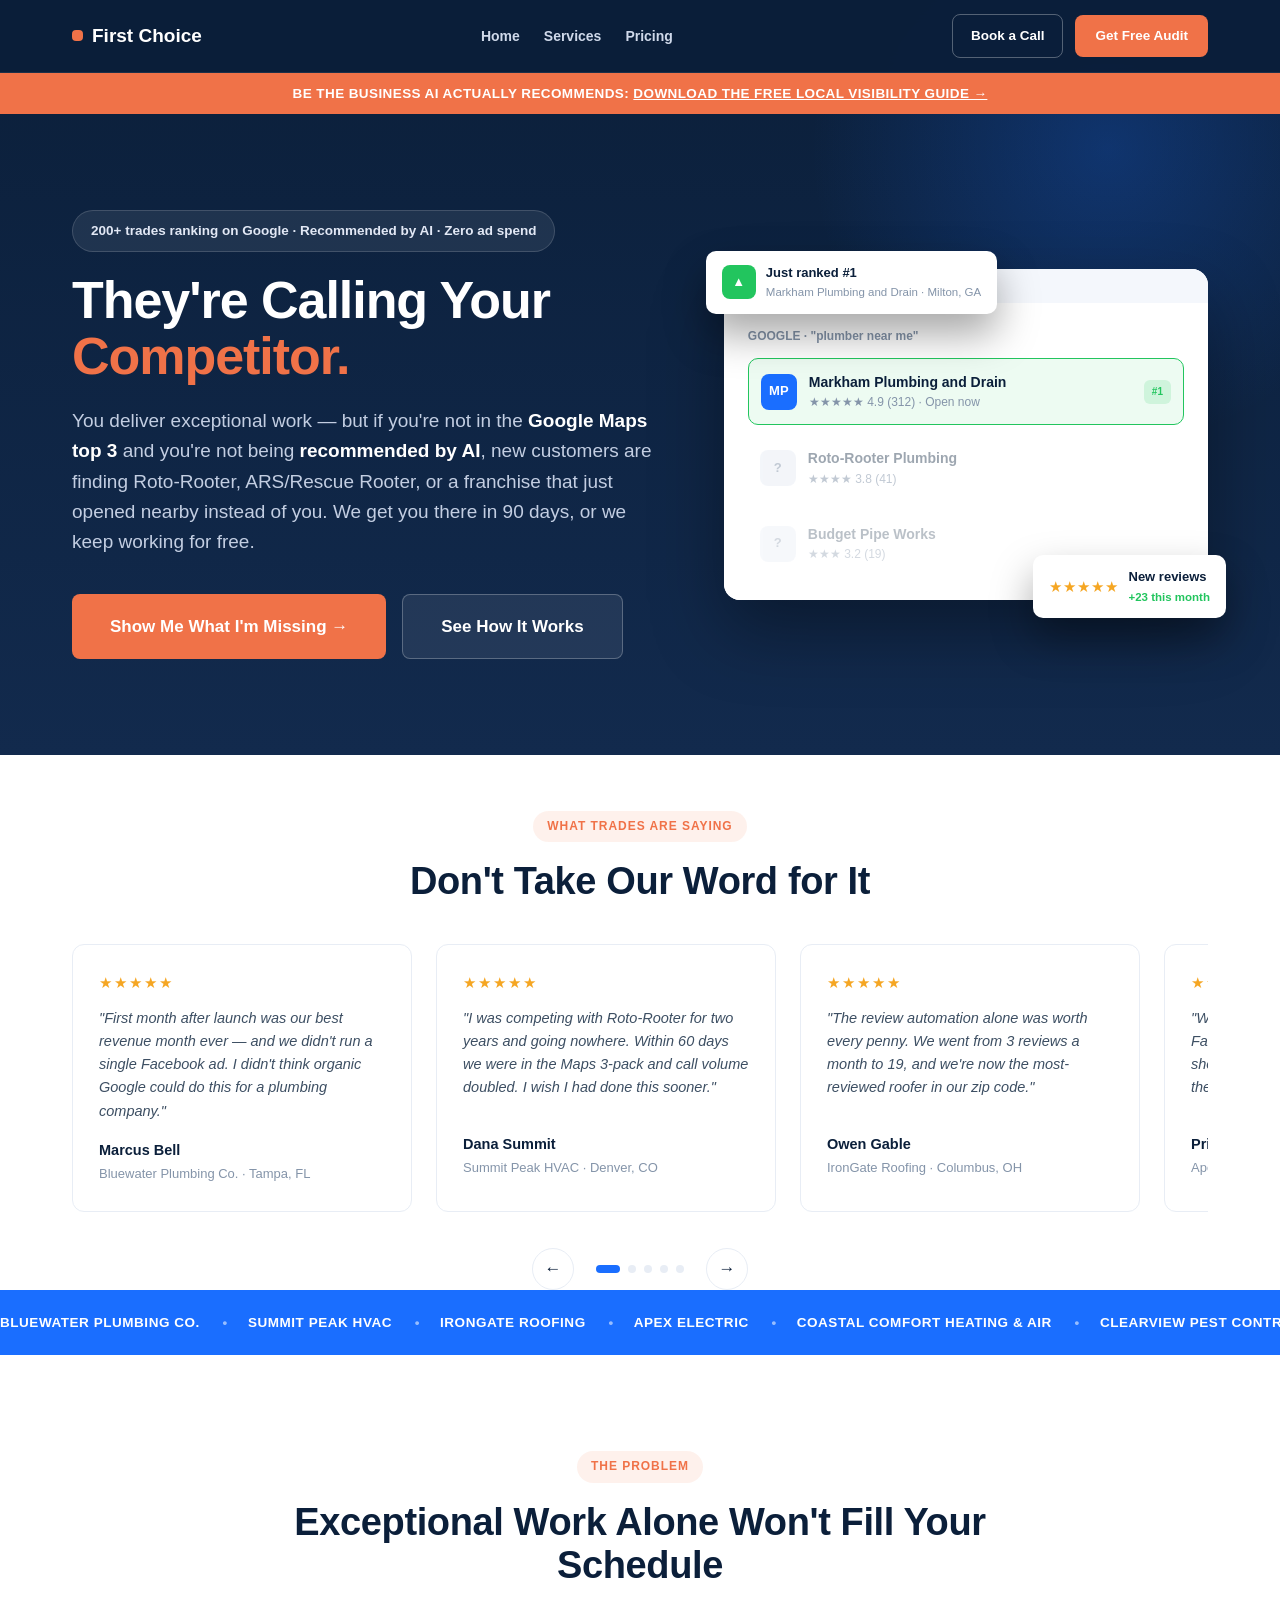
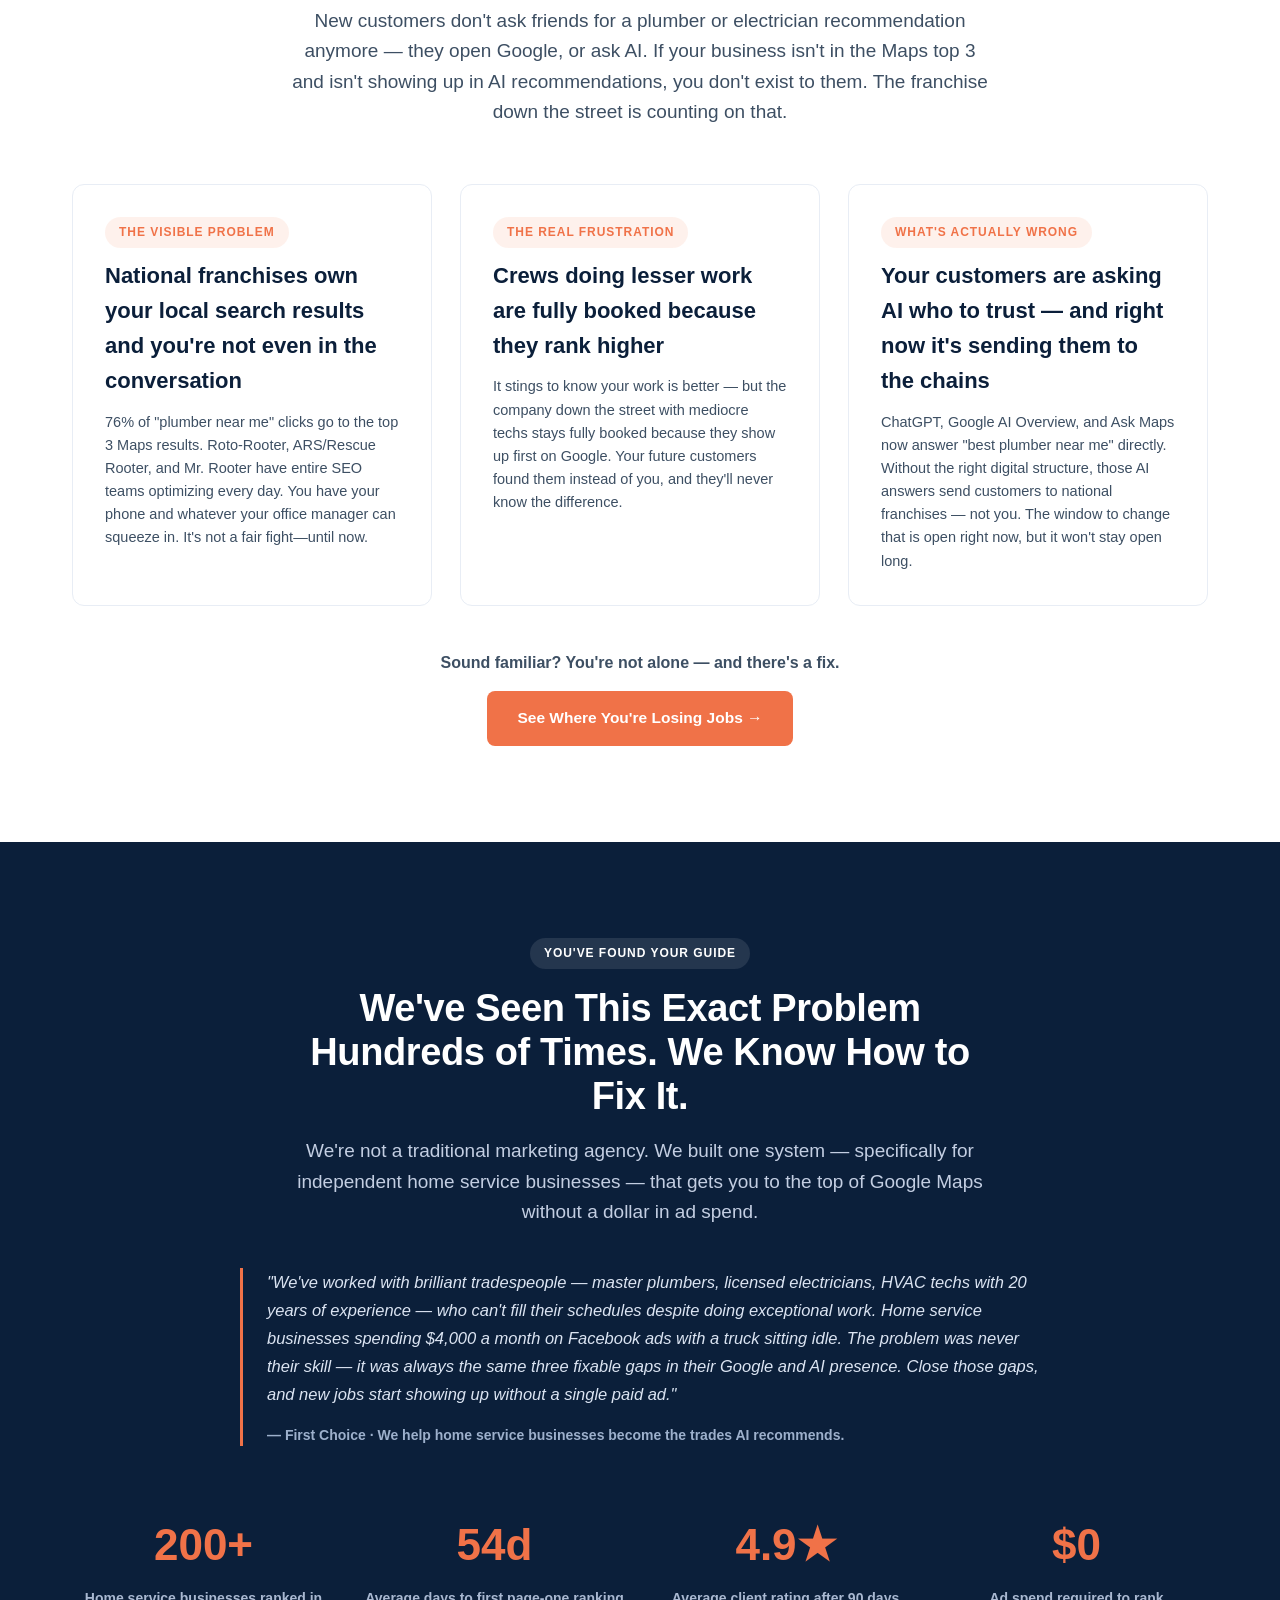
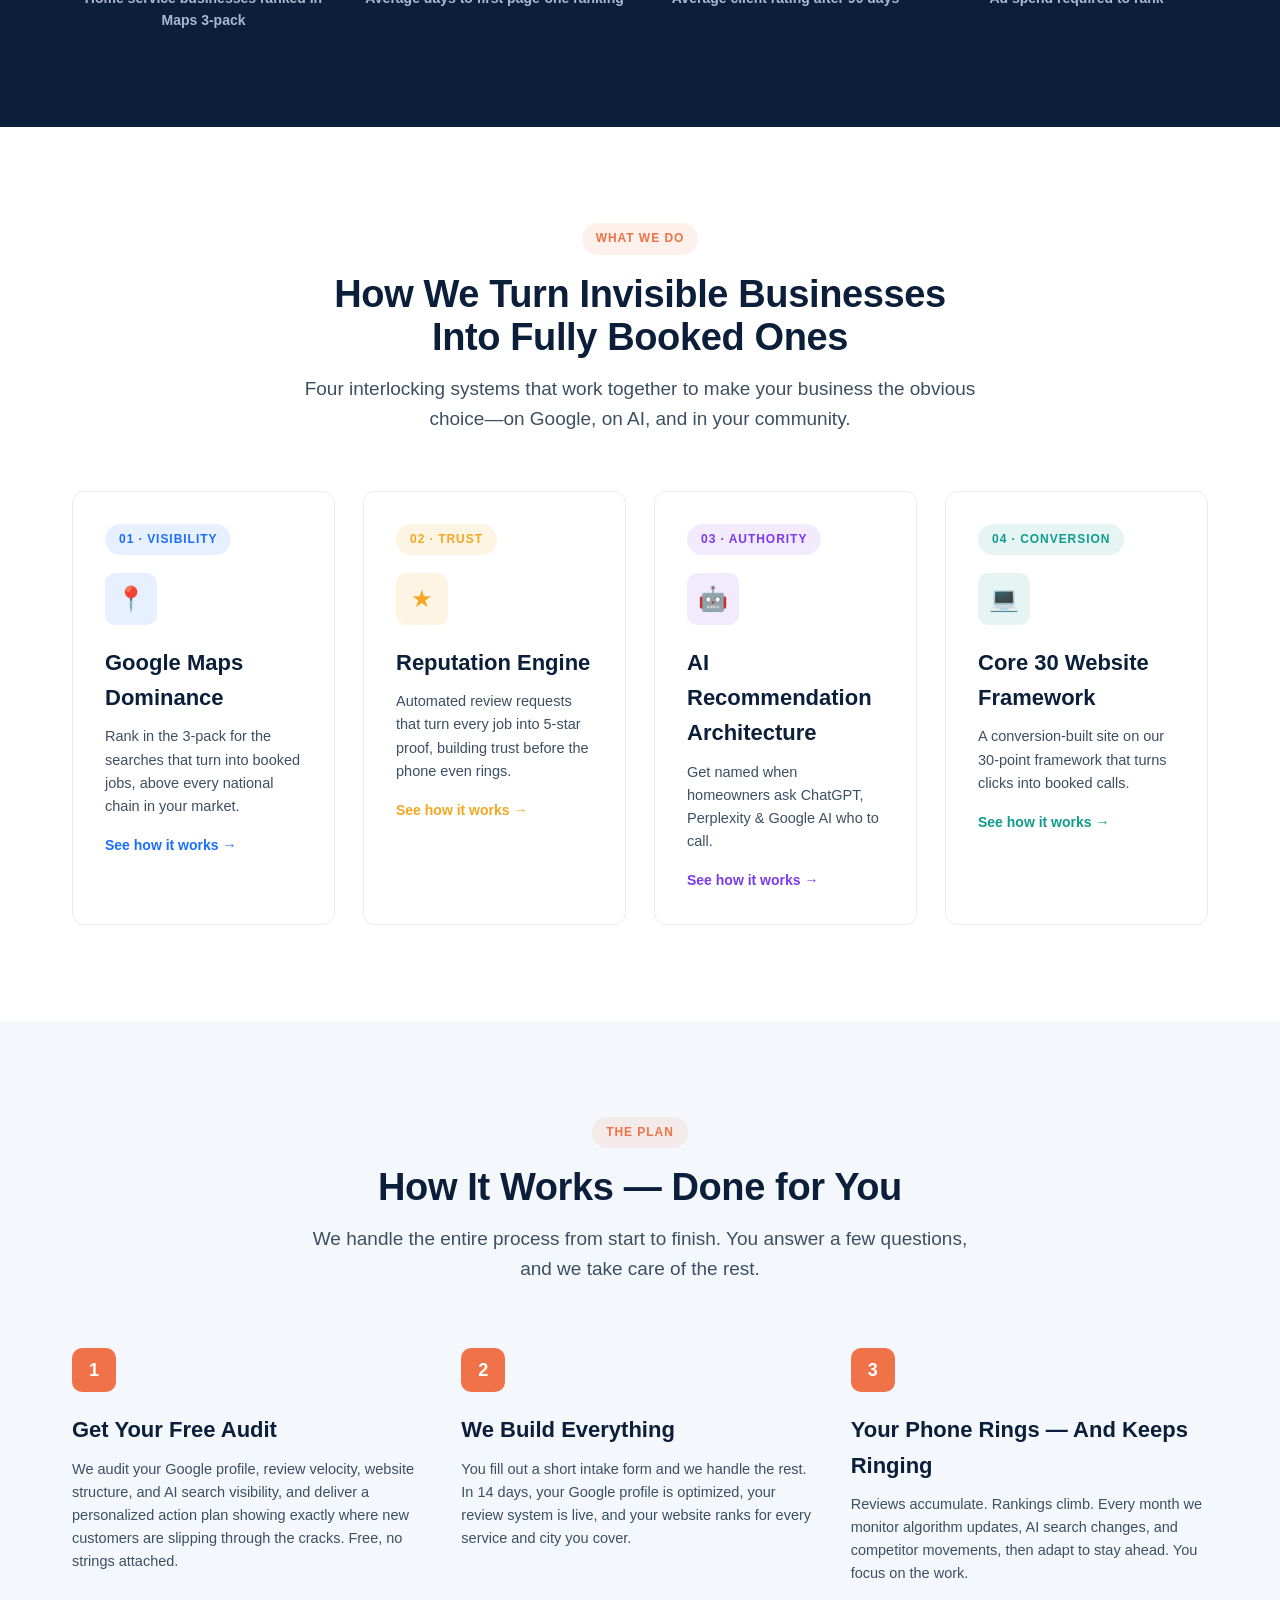
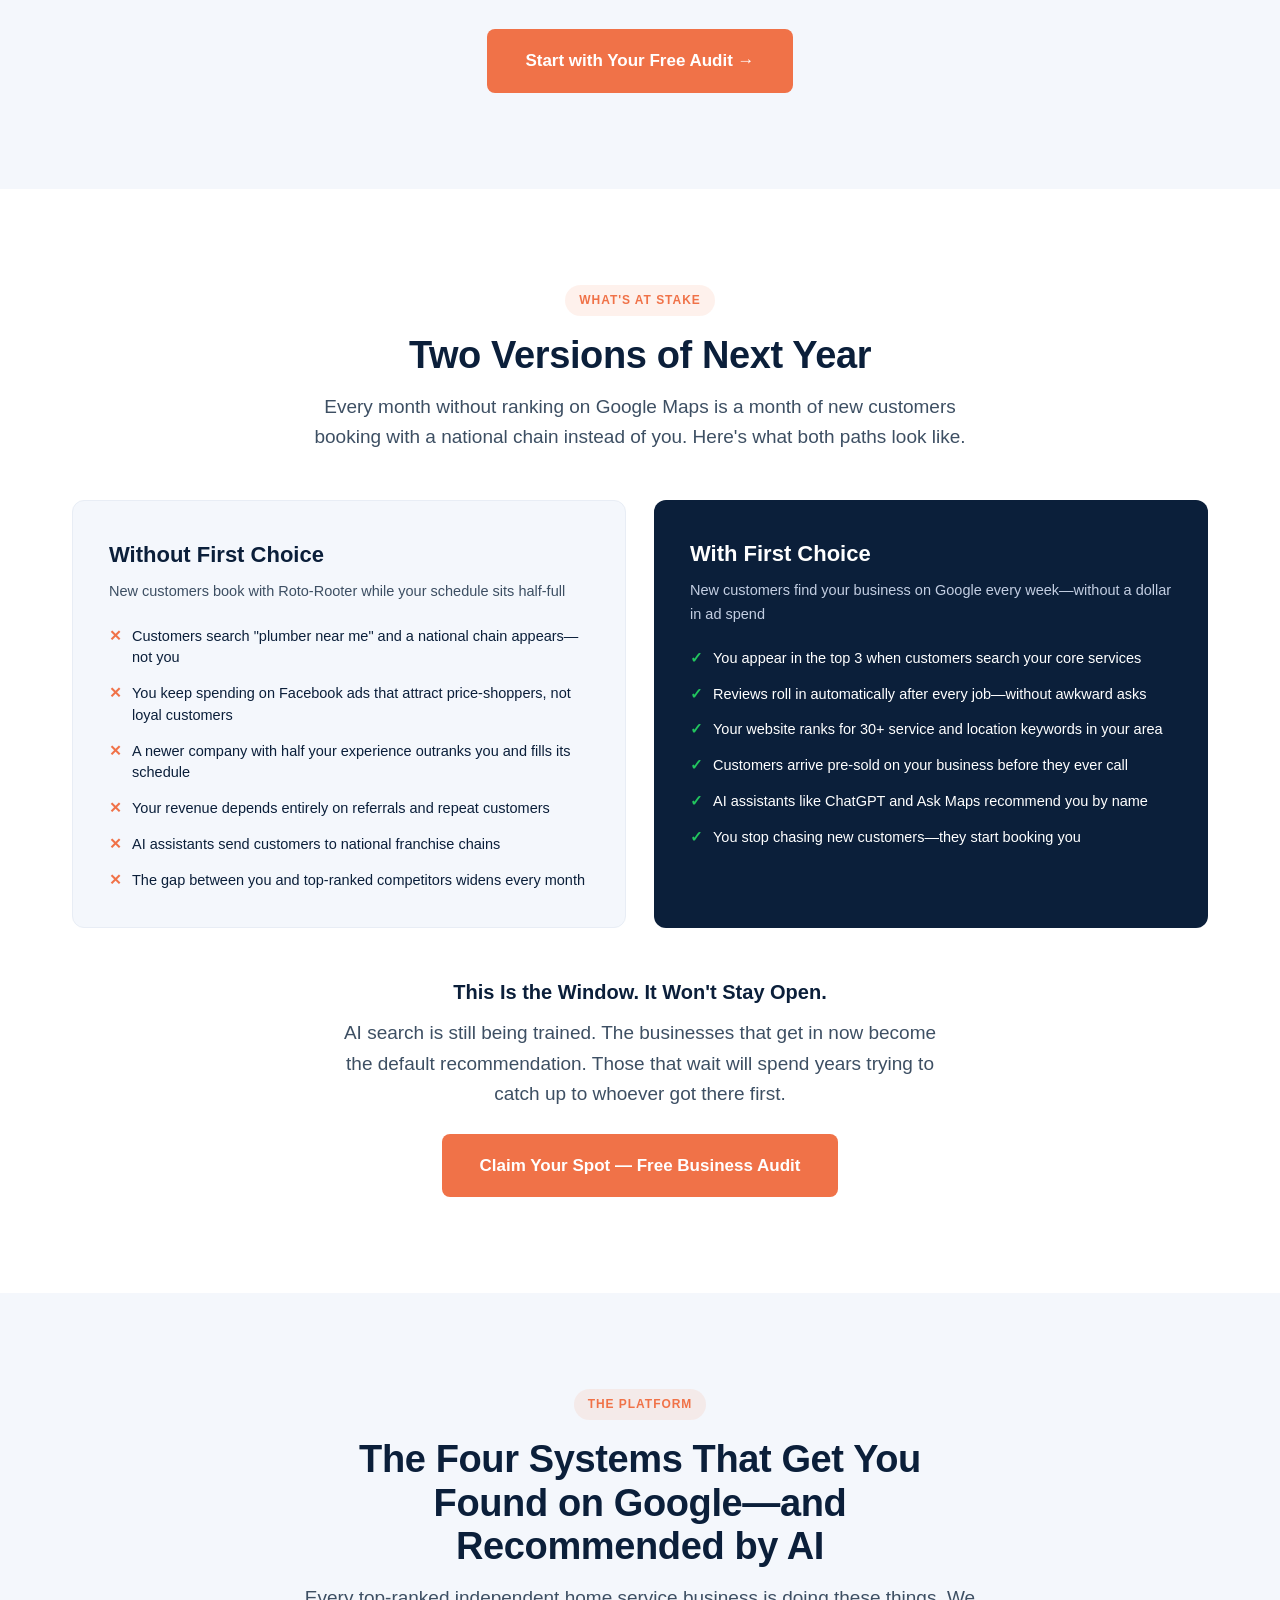
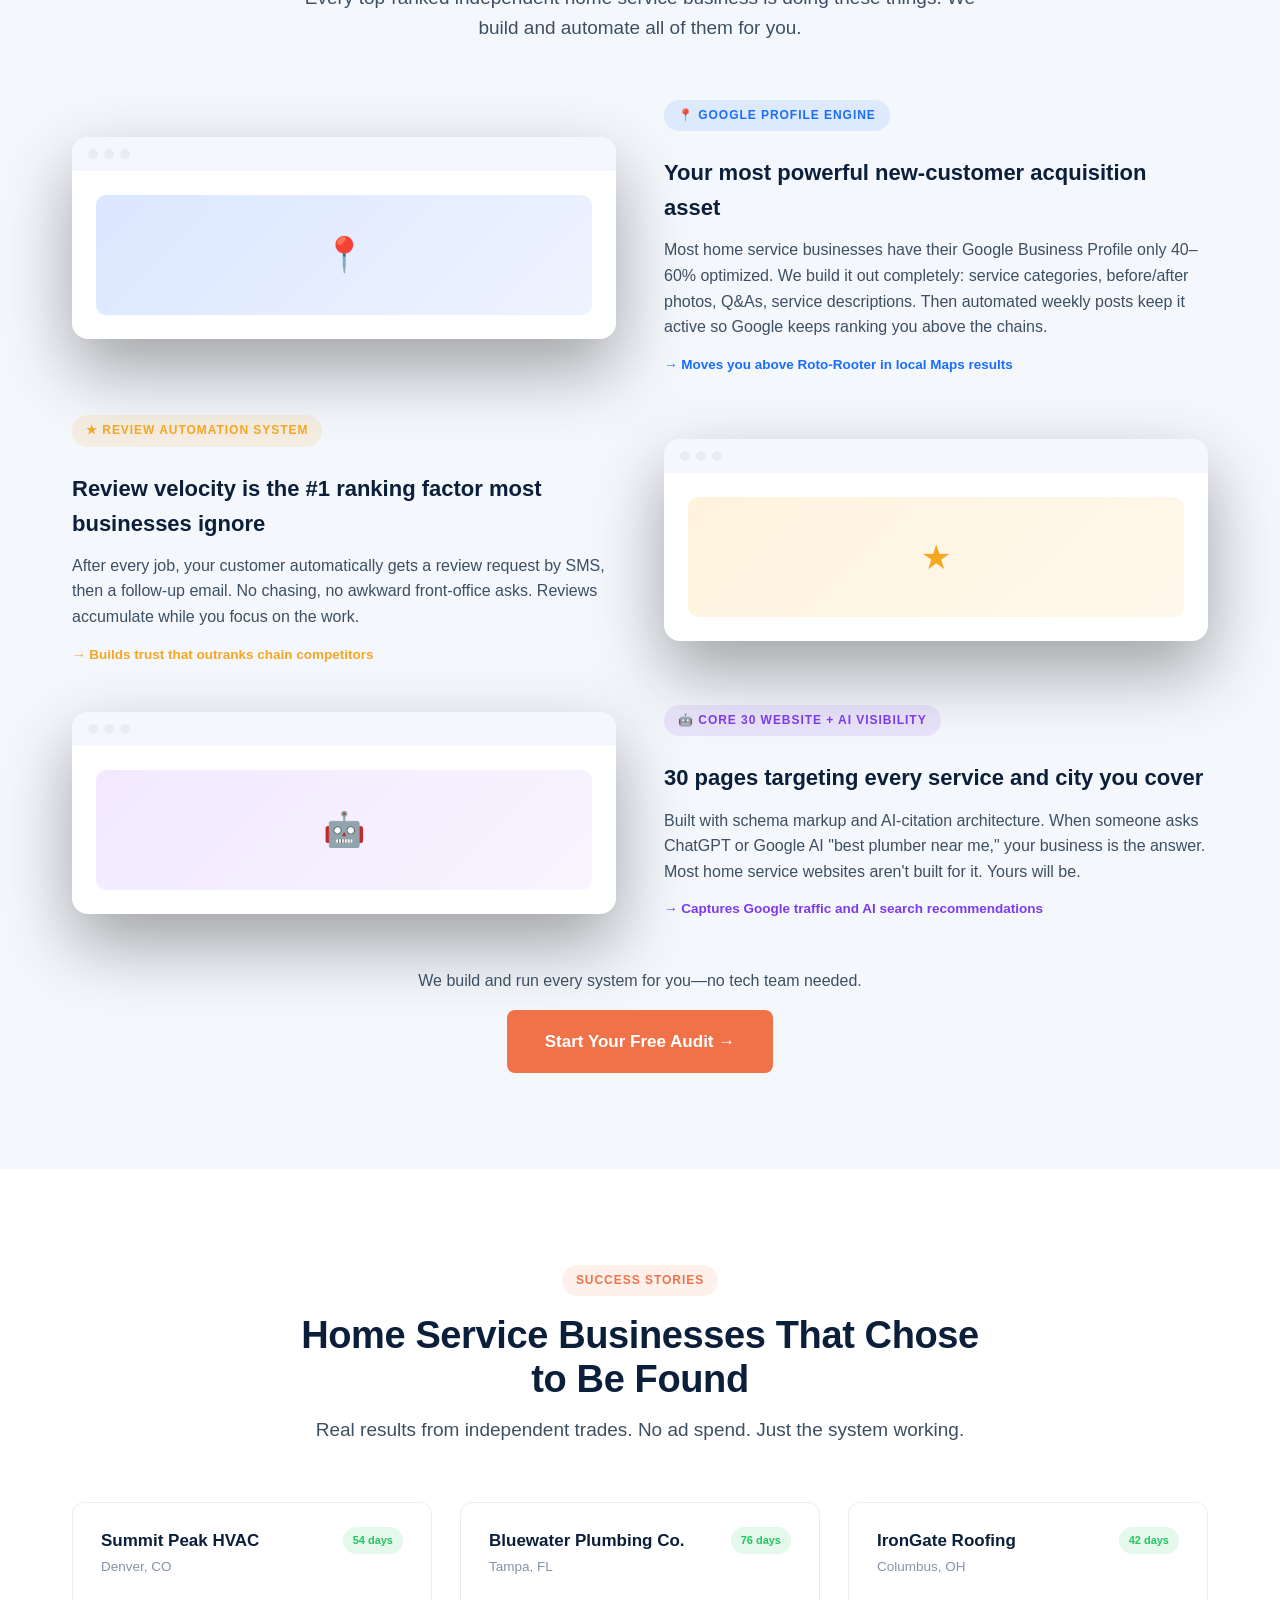
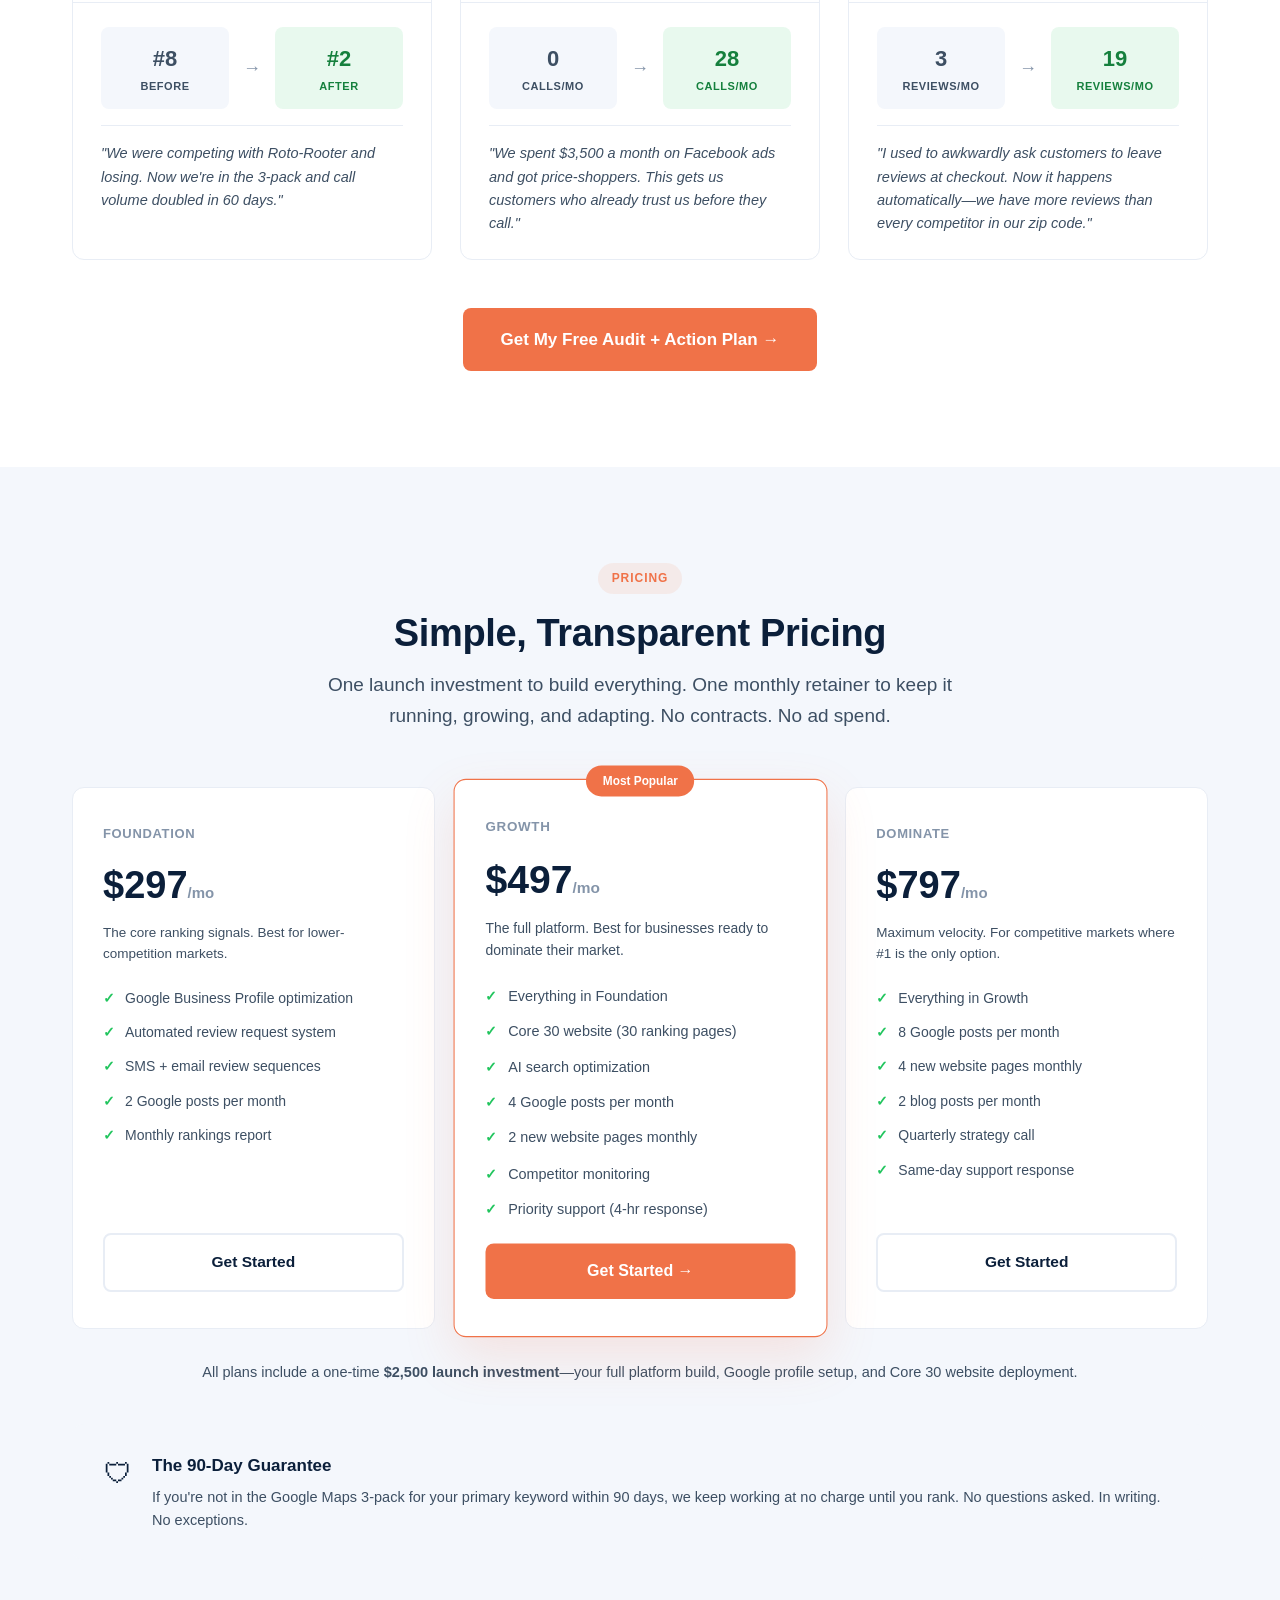
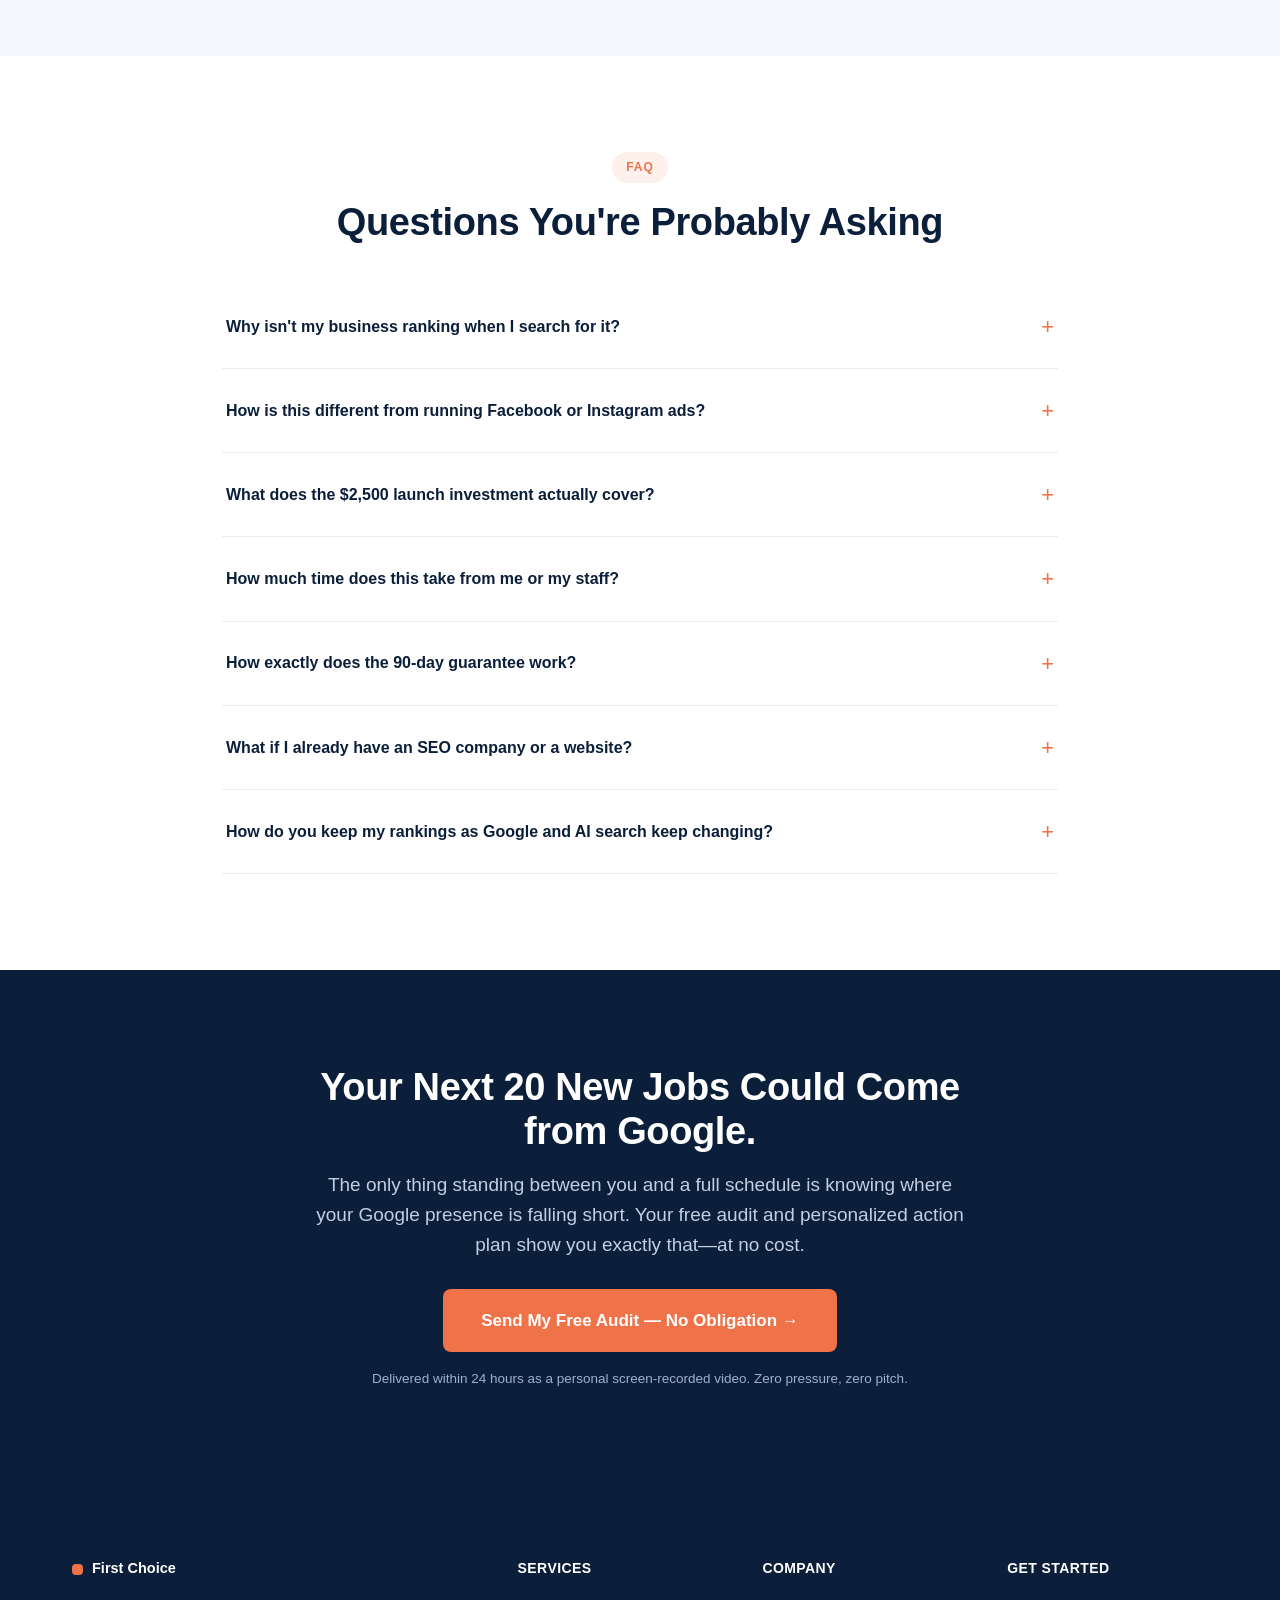
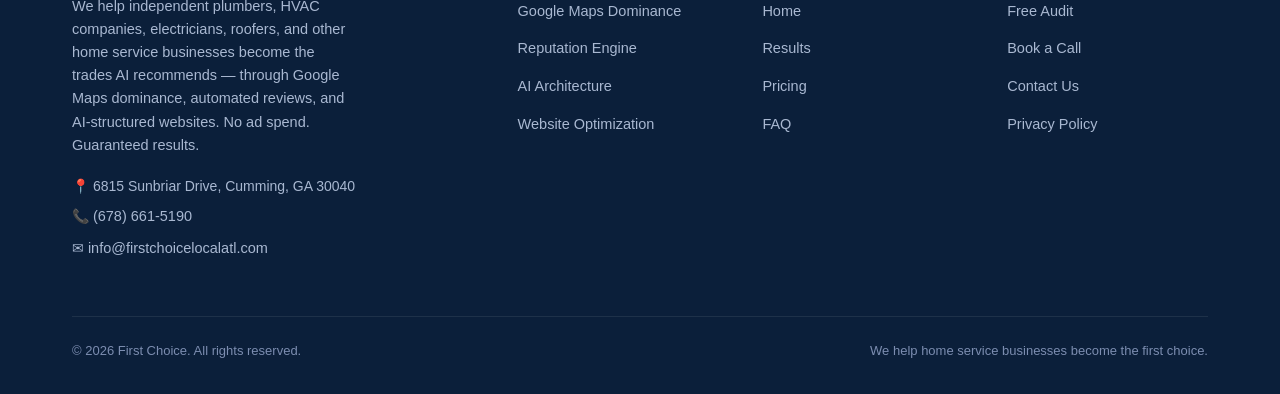
<file: index.html>
<!DOCTYPE html>
<html lang="en">
<head>
<meta charset="UTF-8">
<meta name="viewport" content="width=device-width, initial-scale=1.0">
<title>First Choice | Local SEO for Home Service Businesses</title>
<meta name="description" content="First Choice helps plumbers, HVAC companies, electricians, roofers and other home service businesses dominate Google Maps, win more reviews, and get recommended by AI.">
<link rel="stylesheet" href="styles.css">
<!-- Google tag (gtag.js) -->
<script async src="https://www.googletagmanager.com/gtag/js?id=AW-16649773312"></script>
<script>
  window.dataLayer = window.dataLayer || [];
  function gtag(){dataLayer.push(arguments);}
  gtag('js', new Date());

  gtag('config', 'AW-16649773312');
</script>
</head>
<body>
<div id="site-header-mount" data-homepage="true"></div>

<section class="hero">
  <div class="wrap hero-grid">
    <div>
      <span class="trust-pill">200+ trades ranking on Google &middot; Recommended by AI &middot; Zero ad spend</span>
      <h1 style="margin-top:20px">They're Calling Your <em>Competitor.</em></h1>
      <p class="lead">You deliver exceptional work &mdash; but if you're not in the <strong style="color:#fff">Google Maps top 3</strong> and you're not being <strong style="color:#fff">recommended by AI</strong>, new customers are finding Roto-Rooter, ARS/Rescue Rooter, or a franchise that just opened nearby instead of you. We get you there in 90 days, or we keep working for free.</p>
      <div class="hero-cta-row">
        <a href="audit.html" class="btn btn-primary btn-lg">Show Me What I'm Missing &rarr;</a>
        <a href="#problem" class="btn btn-lg btn-ghost-dark">See How It Works</a>
      </div>
    </div>
    <div class="hero-visual">
      <div class="overlay-card overlay-rank">
        <div style="width:34px;height:34px;border-radius:8px;background:var(--green);color:#fff;display:flex;align-items:center;justify-content:center;font-weight:800;font-size:13px">&#9650;</div>
        <div>
          <div style="font-weight:800;font-size:13px">Just ranked #1</div>
          <div style="font-size:11.5px;color:var(--gray-500)">Markham Plumbing and Drain &middot; Milton, GA</div>
        </div>
      </div>
      <div class="overlay-card overlay-review">
        <div style="color:var(--reputation);font-size:15px;letter-spacing:1px">&#9733;&#9733;&#9733;&#9733;&#9733;</div>
        <div>
          <div style="font-weight:800;font-size:13px">New reviews</div>
          <div style="font-size:11.5px;color:var(--green);font-weight:700">+23 this month</div>
        </div>
      </div>
      <div class="mockup">
        <div class="mockup-bar"><span class="mockup-dot"></span><span class="mockup-dot"></span><span class="mockup-dot"></span></div>
        <div class="mockup-body" style="background:#fff">
          <div style="font-size:12px;color:var(--gray-500);font-weight:700;margin-bottom:12px">GOOGLE &middot; "plumber near me"</div>
          <div style="display:flex;flex-direction:column;gap:10px">
            <div style="display:flex;gap:12px;align-items:center;padding:12px;border-radius:10px;background:rgba(34,197,94,.08);border:1.5px solid var(--green)">
              <div style="width:36px;height:36px;border-radius:8px;background:var(--blue);color:#fff;display:flex;align-items:center;justify-content:center;font-weight:800;font-size:13px">MP</div>
              <div style="flex:1">
                <div style="font-weight:800;font-size:14px;color:var(--navy)">Markham Plumbing and Drain</div>
                <div style="font-size:12px;color:var(--gray-500)">&#9733;&#9733;&#9733;&#9733;&#9733; 4.9 (312) &middot; Open now</div>
              </div>
              <span style="font-size:10px;font-weight:800;color:var(--green);background:rgba(34,197,94,.15);padding:4px 8px;border-radius:6px">#1</span>
            </div>
            <div style="display:flex;gap:12px;align-items:center;padding:12px;opacity:.5">
              <div style="width:36px;height:36px;border-radius:8px;background:var(--gray-200);color:var(--gray-500);display:flex;align-items:center;justify-content:center;font-weight:800;font-size:13px">?</div>
              <div style="flex:1">
                <div style="font-weight:700;font-size:14px;color:var(--gray-700)">Roto-Rooter Plumbing</div>
                <div style="font-size:12px;color:var(--gray-500)">&#9733;&#9733;&#9733;&#9733; 3.8 (41)</div>
              </div>
            </div>
            <div style="display:flex;gap:12px;align-items:center;padding:12px;opacity:.35">
              <div style="width:36px;height:36px;border-radius:8px;background:var(--gray-200);color:var(--gray-500);display:flex;align-items:center;justify-content:center;font-weight:800;font-size:13px">?</div>
              <div style="flex:1">
                <div style="font-weight:700;font-size:14px;color:var(--gray-700)">Budget Pipe Works</div>
                <div style="font-size:12px;color:var(--gray-500)">&#9733;&#9733;&#9733; 3.2 (19)</div>
              </div>
            </div>
          </div>
        </div>
      </div>
    </div>
  </div>
</section>

<section style="padding:56px 0 0">
  <div class="wrap">
    <div class="center" style="max-width:680px;margin:0 auto 32px">
      <span class="eyebrow">What Trades Are Saying</span>
      <h2>Don't Take Our Word for It</h2>
    </div>
    <div class="testi-scroll" id="testiScroll">
      <div class="testi-card">
        <div class="testi-stars">&#9733;&#9733;&#9733;&#9733;&#9733;</div>
        <p class="testi-quote">"First month after launch was our best revenue month ever &mdash; and we didn't run a single Facebook ad. I didn't think organic Google could do this for a plumbing company."</p>
        <div class="testi-name">Marcus Bell</div>
        <div class="testi-biz">Bluewater Plumbing Co. &middot; Tampa, FL</div>
      </div>
      <div class="testi-card">
        <div class="testi-stars">&#9733;&#9733;&#9733;&#9733;&#9733;</div>
        <p class="testi-quote">"I was competing with Roto-Rooter for two years and going nowhere. Within 60 days we were in the Maps 3-pack and call volume doubled. I wish I had done this sooner."</p>
        <div class="testi-name">Dana Summit</div>
        <div class="testi-biz">Summit Peak HVAC &middot; Denver, CO</div>
      </div>
      <div class="testi-card">
        <div class="testi-stars">&#9733;&#9733;&#9733;&#9733;&#9733;</div>
        <p class="testi-quote">"The review automation alone was worth every penny. We went from 3 reviews a month to 19, and we're now the most-reviewed roofer in our zip code."</p>
        <div class="testi-name">Owen Gable</div>
        <div class="testi-biz">IronGate Roofing &middot; Columbus, OH</div>
      </div>
      <div class="testi-card">
        <div class="testi-stars">&#9733;&#9733;&#9733;&#9733;&#9733;</div>
        <p class="testi-quote">"We stopped spending $3,500 a month on Facebook ads that brought us price-shoppers. Google customers are different &mdash; they already trust you before they call."</p>
        <div class="testi-name">Priya Anand</div>
        <div class="testi-biz">Apex Electric &middot; Sacramento, CA</div>
      </div>
      <div class="testi-card">
        <div class="testi-stars">&#9733;&#9733;&#9733;&#9733;&#9733;</div>
        <p class="testi-quote">"I had no idea how much business I was losing until I saw the audit. We were ranking #9 for 'HVAC near me.' Now we're #2. The phone rings differently."</p>
        <div class="testi-name">Rosa Delgado</div>
        <div class="testi-biz">Coastal Comfort Heating &amp; Air &middot; Charleston, SC</div>
      </div>
    </div>
    <div class="testi-nav">
      <button class="testi-arrow" onclick="testiScroll(-1)" aria-label="Previous testimonial">&#8592;</button>
      <div class="testi-dots" id="testiDots"></div>
      <button class="testi-arrow" onclick="testiScroll(1)" aria-label="Next testimonial">&#8594;</button>
    </div>
  </div>
  <div class="marquee">
    <div class="marquee-track">
      <span>Bluewater Plumbing Co.</span><span>Summit Peak HVAC</span><span>IronGate Roofing</span><span>Apex Electric</span><span>Coastal Comfort Heating &amp; Air</span><span>ClearView Pest Control</span><span>Rapid Rooter Plumbing</span><span>Stonebridge Garage Doors</span><span>TrueNorth Roofing &amp; Restoration</span><span>Palmetto Pool Services</span><span>GreenScape Landscaping</span><span>Redwood Tree Care</span>
      <span>Bluewater Plumbing Co.</span><span>Summit Peak HVAC</span><span>IronGate Roofing</span><span>Apex Electric</span><span>Coastal Comfort Heating &amp; Air</span><span>ClearView Pest Control</span><span>Rapid Rooter Plumbing</span><span>Stonebridge Garage Doors</span><span>TrueNorth Roofing &amp; Restoration</span><span>Palmetto Pool Services</span><span>GreenScape Landscaping</span><span>Redwood Tree Care</span>
    </div>
  </div>
</section>

<section id="problem">
  <div class="wrap center" style="max-width:760px;margin:0 auto">
    <span class="eyebrow">The Problem</span>
    <h2>Exceptional Work Alone Won't Fill Your Schedule</h2>
    <p class="lead" style="margin-top:18px">New customers don't ask friends for a plumber or electrician recommendation anymore &mdash; they open Google, or ask AI. If your business isn't in the Maps top 3 and isn't showing up in AI recommendations, you don't exist to them. The franchise down the street is counting on that.</p>
  </div>
  <div class="wrap">
    <div class="grid-3" style="margin-top:56px">
      <div class="card">
        <span class="eyebrow" style="margin-bottom:10px">The Visible Problem</span>
        <h3>National franchises own your local search results and you're not even in the conversation</h3>
        <p style="color:var(--gray-700);margin-top:12px;font-size:14.5px">76% of "plumber near me" clicks go to the top 3 Maps results. Roto-Rooter, ARS/Rescue Rooter, and Mr. Rooter have entire SEO teams optimizing every day. You have your phone and whatever your office manager can squeeze in. It's not a fair fight&mdash;until now.</p>
      </div>
      <div class="card">
        <span class="eyebrow" style="margin-bottom:10px">The Real Frustration</span>
        <h3>Crews doing lesser work are fully booked because they rank higher</h3>
        <p style="color:var(--gray-700);margin-top:12px;font-size:14.5px">It stings to know your work is better &mdash; but the company down the street with mediocre techs stays fully booked because they show up first on Google. Your future customers found them instead of you, and they'll never know the difference.</p>
      </div>
      <div class="card">
        <span class="eyebrow" style="margin-bottom:10px">What's Actually Wrong</span>
        <h3>Your customers are asking AI who to trust &mdash; and right now it's sending them to the chains</h3>
        <p style="color:var(--gray-700);margin-top:12px;font-size:14.5px">ChatGPT, Google AI Overview, and Ask Maps now answer "best plumber near me" directly. Without the right digital structure, those AI answers send customers to national franchises &mdash; not you. The window to change that is open right now, but it won't stay open long.</p>
      </div>
    </div>
    <div class="center" style="margin-top:44px">
      <p style="color:var(--gray-700);font-weight:600">Sound familiar? You're not alone &mdash; and there's a fix.</p>
      <a href="audit.html" class="btn btn-primary" style="margin-top:16px">See Where You're Losing Jobs &rarr;</a>
    </div>
  </div>
</section>

<section class="section-navy">
  <div class="wrap">
    <div class="center" style="max-width:720px;margin:0 auto">
      <span class="eyebrow" style="background:rgba(255,255,255,.1);color:#fff">You've Found Your Guide</span>
      <h2>We've Seen This Exact Problem Hundreds of Times. We Know How to Fix It.</h2>
      <p class="lead" style="margin-top:18px">We're not a traditional marketing agency. We built one system &mdash; specifically for independent home service businesses &mdash; that gets you to the top of Google Maps without a dollar in ad spend.</p>
    </div>
    <div style="max-width:800px;margin:40px auto 0;border-left:3px solid var(--coral);padding-left:24px">
      <p style="color:#dbe4f2;font-style:italic;font-size:16.5px;line-height:1.7">"We've worked with brilliant tradespeople &mdash; master plumbers, licensed electricians, HVAC techs with 20 years of experience &mdash; who can't fill their schedules despite doing exceptional work. Home service businesses spending $4,000 a month on Facebook ads with a truck sitting idle. The problem was never their skill &mdash; it was always the same three fixable gaps in their Google and AI presence. Close those gaps, and new jobs start showing up without a single paid ad."</p>
      <p style="margin-top:16px;color:#9db0cc;font-weight:700;font-size:14px">&mdash; First Choice &middot; We help home service businesses become the trades AI recommends.</p>
    </div>
    <div class="stats" style="margin-top:64px">
      <div><div class="stat-num">200+</div><div class="stat-label" style="color:#a9b8d1">Home service businesses ranked in Maps 3-pack</div></div>
      <div><div class="stat-num">54d</div><div class="stat-label" style="color:#a9b8d1">Average days to first page-one ranking</div></div>
      <div><div class="stat-num">4.9&#9733;</div><div class="stat-label" style="color:#a9b8d1">Average client rating after 90 days</div></div>
      <div><div class="stat-num">$0</div><div class="stat-label" style="color:#a9b8d1">Ad spend required to rank</div></div>
    </div>
  </div>
</section>

<section>
  <div class="wrap">
    <div class="center" style="max-width:680px;margin:0 auto 56px">
      <span class="eyebrow">What We Do</span>
      <h2>How We Turn Invisible Businesses Into Fully Booked Ones</h2>
      <p class="lead" style="margin-top:14px">Four interlocking systems that work together to make your business the obvious choice&mdash;on Google, on AI, and in your community.</p>
    </div>
    <div class="grid-4">
      <a href="service-maps.html" class="card" style="text-decoration:none;color:inherit">
        <span class="eyebrow" style="background:rgba(26,110,255,.1);color:var(--maps)">01 &middot; Visibility</span>
        <div class="card-icon" style="background:rgba(26,110,255,.1);color:var(--maps)">&#128205;</div>
        <h3>Google Maps Dominance</h3>
        <p style="color:var(--gray-700);margin-top:10px;font-size:14.5px">Rank in the 3-pack for the searches that turn into booked jobs, above every national chain in your market.</p>
        <div style="margin-top:16px;font-weight:700;color:var(--maps);font-size:14px">See how it works &rarr;</div>
      </a>
      <a href="service-reputation.html" class="card" style="text-decoration:none;color:inherit">
        <span class="eyebrow" style="background:rgba(245,166,35,.12);color:var(--reputation)">02 &middot; Trust</span>
        <div class="card-icon" style="background:rgba(245,166,35,.12);color:var(--reputation)">&#9733;</div>
        <h3>Reputation Engine</h3>
        <p style="color:var(--gray-700);margin-top:10px;font-size:14.5px">Automated review requests that turn every job into 5-star proof, building trust before the phone even rings.</p>
        <div style="margin-top:16px;font-weight:700;color:var(--reputation);font-size:14px">See how it works &rarr;</div>
      </a>
      <a href="service-ai.html" class="card" style="text-decoration:none;color:inherit">
        <span class="eyebrow" style="background:rgba(124,58,237,.1);color:var(--ai)">03 &middot; Authority</span>
        <div class="card-icon" style="background:rgba(124,58,237,.1);color:var(--ai)">&#129302;</div>
        <h3>AI Recommendation Architecture</h3>
        <p style="color:var(--gray-700);margin-top:10px;font-size:14.5px">Get named when homeowners ask ChatGPT, Perplexity &amp; Google AI who to call.</p>
        <div style="margin-top:16px;font-weight:700;color:var(--ai);font-size:14px">See how it works &rarr;</div>
      </a>
      <a href="service-website.html" class="card" style="text-decoration:none;color:inherit">
        <span class="eyebrow" style="background:rgba(15,155,142,.1);color:var(--website)">04 &middot; Conversion</span>
        <div class="card-icon" style="background:rgba(15,155,142,.1);color:var(--website)">&#128187;</div>
        <h3>Core 30 Website Framework</h3>
        <p style="color:var(--gray-700);margin-top:10px;font-size:14.5px">A conversion-built site on our 30-point framework that turns clicks into booked calls.</p>
        <div style="margin-top:16px;font-weight:700;color:var(--website);font-size:14px">See how it works &rarr;</div>
      </a>
    </div>
  </div>
</section>

<section class="section-gray">
  <div class="wrap">
    <div class="center" style="max-width:680px;margin:0 auto 56px">
      <span class="eyebrow">The Plan</span>
      <h2>How It Works &mdash; Done for You</h2>
      <p class="lead" style="margin-top:14px">We handle the entire process from start to finish. You answer a few questions, and we take care of the rest.</p>
    </div>
    <div class="steps">
      <div class="step">
        <div class="step-num" style="background:var(--coral)">1</div>
        <h3>Get Your Free Audit</h3>
        <p style="color:var(--gray-700);margin-top:10px;font-size:14.5px">We audit your Google profile, review velocity, website structure, and AI search visibility, and deliver a personalized action plan showing exactly where new customers are slipping through the cracks. Free, no strings attached.</p>
      </div>
      <div class="step">
        <div class="step-num" style="background:var(--coral)">2</div>
        <h3>We Build Everything</h3>
        <p style="color:var(--gray-700);margin-top:10px;font-size:14.5px">You fill out a short intake form and we handle the rest. In 14 days, your Google profile is optimized, your review system is live, and your website ranks for every service and city you cover.</p>
      </div>
      <div class="step">
        <div class="step-num" style="background:var(--coral)">3</div>
        <h3>Your Phone Rings &mdash; And Keeps Ringing</h3>
        <p style="color:var(--gray-700);margin-top:10px;font-size:14.5px">Reviews accumulate. Rankings climb. Every month we monitor algorithm updates, AI search changes, and competitor movements, then adapt to stay ahead. You focus on the work.</p>
      </div>
    </div>
    <div class="center" style="margin-top:44px">
      <a href="audit.html" class="btn btn-primary btn-lg">Start with Your Free Audit &rarr;</a>
    </div>
  </div>
</section>

<section>
  <div class="wrap">
    <div class="center" style="max-width:680px;margin:0 auto 48px">
      <span class="eyebrow">What's at Stake</span>
      <h2>Two Versions of Next Year</h2>
      <p class="lead" style="margin-top:14px">Every month without ranking on Google Maps is a month of new customers booking with a national chain instead of you. Here's what both paths look like.</p>
    </div>
    <div class="compare-grid">
      <div class="compare-card compare-bad">
        <h3>Without First Choice</h3>
        <p style="margin-top:8px;font-size:14.5px">New customers book with Roto-Rooter while your schedule sits half-full</p>
        <ul class="compare-list">
          <li><span class="mark-x">&#10005;</span>Customers search "plumber near me" and a national chain appears&mdash;not you</li>
          <li><span class="mark-x">&#10005;</span>You keep spending on Facebook ads that attract price-shoppers, not loyal customers</li>
          <li><span class="mark-x">&#10005;</span>A newer company with half your experience outranks you and fills its schedule</li>
          <li><span class="mark-x">&#10005;</span>Your revenue depends entirely on referrals and repeat customers</li>
          <li><span class="mark-x">&#10005;</span>AI assistants send customers to national franchise chains</li>
          <li><span class="mark-x">&#10005;</span>The gap between you and top-ranked competitors widens every month</li>
        </ul>
      </div>
      <div class="compare-card compare-good">
        <h3>With First Choice</h3>
        <p style="margin-top:8px;font-size:14.5px">New customers find your business on Google every week&mdash;without a dollar in ad spend</p>
        <ul class="compare-list">
          <li><span class="mark-check">&#10003;</span>You appear in the top 3 when customers search your core services</li>
          <li><span class="mark-check">&#10003;</span>Reviews roll in automatically after every job&mdash;without awkward asks</li>
          <li><span class="mark-check">&#10003;</span>Your website ranks for 30+ service and location keywords in your area</li>
          <li><span class="mark-check">&#10003;</span>Customers arrive pre-sold on your business before they ever call</li>
          <li><span class="mark-check">&#10003;</span>AI assistants like ChatGPT and Ask Maps recommend you by name</li>
          <li><span class="mark-check">&#10003;</span>You stop chasing new customers&mdash;they start booking you</li>
        </ul>
      </div>
    </div>
    <div class="center" style="margin-top:48px">
      <h3 style="font-size:20px">This Is the Window. It Won't Stay Open.</h3>
      <p class="lead" style="max-width:600px;margin:10px auto 0">AI search is still being trained. The businesses that get in now become the default recommendation. Those that wait will spend years trying to catch up to whoever got there first.</p>
      <a href="audit.html" class="btn btn-primary btn-lg" style="margin-top:24px">Claim Your Spot &mdash; Free Business Audit</a>
    </div>
  </div>
</section>

<section id="platform" class="section-gray">
  <div class="wrap">
    <div class="center" style="max-width:680px;margin:0 auto 56px">
      <span class="eyebrow">The Platform</span>
      <h2>The Four Systems That Get You Found on Google&mdash;and Recommended by AI</h2>
      <p class="lead" style="margin-top:14px">Every top-ranked independent home service business is doing these things. We build and automate all of them for you.</p>
    </div>
    <div class="grid-2" style="margin-bottom:40px">
      <div>
        <div class="mockup"><div class="mockup-bar"><span class="mockup-dot"></span><span class="mockup-dot"></span><span class="mockup-dot"></span></div>
        <div class="mockup-body"><div style="height:120px;background:linear-gradient(135deg,#dbe7ff,#eef3ff);border-radius:10px;display:flex;align-items:center;justify-content:center;color:var(--maps);font-size:34px">&#128205;</div></div></div>
      </div>
      <div>
        <span class="eyebrow" style="background:rgba(26,110,255,.1);color:var(--maps)">&#128205; Google Profile Engine</span>
        <h3 style="margin-top:6px">Your most powerful new-customer acquisition asset</h3>
        <p style="color:var(--gray-700);margin-top:12px">Most home service businesses have their Google Business Profile only 40&ndash;60% optimized. We build it out completely: service categories, before/after photos, Q&amp;As, service descriptions. Then automated weekly posts keep it active so Google keeps ranking you above the chains.</p>
        <div class="benefit-line" style="color:var(--maps)">&rarr; Moves you above Roto-Rooter in local Maps results</div>
      </div>
    </div>
    <div class="grid-2" style="margin-bottom:40px">
      <div style="order:2">
        <div class="mockup"><div class="mockup-bar"><span class="mockup-dot"></span><span class="mockup-dot"></span><span class="mockup-dot"></span></div>
        <div class="mockup-body"><div style="height:120px;background:linear-gradient(135deg,#fff3de,#fff8ec);border-radius:10px;display:flex;align-items:center;justify-content:center;color:var(--reputation);font-size:34px">&#9733;</div></div></div>
      </div>
      <div style="order:1">
        <span class="eyebrow" style="background:rgba(245,166,35,.12);color:var(--reputation)">&#9733; Review Automation System</span>
        <h3 style="margin-top:6px">Review velocity is the #1 ranking factor most businesses ignore</h3>
        <p style="color:var(--gray-700);margin-top:12px">After every job, your customer automatically gets a review request by SMS, then a follow-up email. No chasing, no awkward front-office asks. Reviews accumulate while you focus on the work.</p>
        <div class="benefit-line" style="color:var(--reputation)">&rarr; Builds trust that outranks chain competitors</div>
      </div>
    </div>
    <div class="grid-2">
      <div>
        <div class="mockup"><div class="mockup-bar"><span class="mockup-dot"></span><span class="mockup-dot"></span><span class="mockup-dot"></span></div>
        <div class="mockup-body"><div style="height:120px;background:linear-gradient(135deg,#f2e9ff,#f8f4ff);border-radius:10px;display:flex;align-items:center;justify-content:center;color:var(--ai);font-size:34px">&#129302;</div></div></div>
      </div>
      <div>
        <span class="eyebrow" style="background:rgba(124,58,237,.1);color:var(--ai)">&#129302; Core 30 Website + AI Visibility</span>
        <h3 style="margin-top:6px">30 pages targeting every service and city you cover</h3>
        <p style="color:var(--gray-700);margin-top:12px">Built with schema markup and AI-citation architecture. When someone asks ChatGPT or Google AI "best plumber near me," your business is the answer. Most home service websites aren't built for it. Yours will be.</p>
        <div class="benefit-line" style="color:var(--ai)">&rarr; Captures Google traffic and AI search recommendations</div>
      </div>
    </div>
    <div class="center" style="margin-top:48px">
      <p style="color:var(--gray-700)">We build and run every system for you&mdash;no tech team needed.</p>
      <a href="audit.html" class="btn btn-primary btn-lg" style="margin-top:16px">Start Your Free Audit &rarr;</a>
    </div>
  </div>
</section>

<section id="results">
  <div class="wrap">
    <div class="center" style="max-width:680px;margin:0 auto 56px">
      <span class="eyebrow">Success Stories</span>
      <h2>Home Service Businesses That Chose to Be Found</h2>
      <p class="lead" style="margin-top:14px">Real results from independent trades. No ad spend. Just the system working.</p>
    </div>
    <div class="grid-3">
      <div class="case-card">
        <div class="case-head">
          <div><div class="case-biz">Summit Peak HVAC</div><div class="case-loc">Denver, CO</div></div>
          <span class="case-days">54 days</span>
        </div>
        <div class="case-body">
          <div class="ba-row">
            <div class="ba-box ba-before"><div class="ba-num">#8</div><div class="ba-label">Before</div></div>
            <div class="ba-arrow">&rarr;</div>
            <div class="ba-box ba-after"><div class="ba-num">#2</div><div class="ba-label">After</div></div>
          </div>
          <p class="case-quote">"We were competing with Roto-Rooter and losing. Now we're in the 3-pack and call volume doubled in 60 days."</p>
        </div>
      </div>
      <div class="case-card">
        <div class="case-head">
          <div><div class="case-biz">Bluewater Plumbing Co.</div><div class="case-loc">Tampa, FL</div></div>
          <span class="case-days">76 days</span>
        </div>
        <div class="case-body">
          <div class="ba-row">
            <div class="ba-box ba-before"><div class="ba-num">0</div><div class="ba-label">Calls/mo</div></div>
            <div class="ba-arrow">&rarr;</div>
            <div class="ba-box ba-after"><div class="ba-num">28</div><div class="ba-label">Calls/mo</div></div>
          </div>
          <p class="case-quote">"We spent $3,500 a month on Facebook ads and got price-shoppers. This gets us customers who already trust us before they call."</p>
        </div>
      </div>
      <div class="case-card">
        <div class="case-head">
          <div><div class="case-biz">IronGate Roofing</div><div class="case-loc">Columbus, OH</div></div>
          <span class="case-days">42 days</span>
        </div>
        <div class="case-body">
          <div class="ba-row">
            <div class="ba-box ba-before"><div class="ba-num">3</div><div class="ba-label">Reviews/mo</div></div>
            <div class="ba-arrow">&rarr;</div>
            <div class="ba-box ba-after"><div class="ba-num">19</div><div class="ba-label">Reviews/mo</div></div>
          </div>
          <p class="case-quote">"I used to awkwardly ask customers to leave reviews at checkout. Now it happens automatically&mdash;we have more reviews than every competitor in our zip code."</p>
        </div>
      </div>
    </div>
    <div class="center" style="margin-top:48px">
      <a href="audit.html" class="btn btn-primary btn-lg">Get My Free Audit + Action Plan &rarr;</a>
    </div>
  </div>
</section>

<section id="pricing" class="section-gray">
  <div class="wrap">
    <div class="center" style="max-width:680px;margin:0 auto 56px">
      <span class="eyebrow">Pricing</span>
      <h2>Simple, Transparent Pricing</h2>
      <p class="lead" style="margin-top:14px">One launch investment to build everything. One monthly retainer to keep it running, growing, and adapting. No contracts. No ad spend.</p>
    </div>
    <div class="pricing-grid">
      <div class="price-card">
        <div class="price-tier">Foundation</div>
        <div class="price-amount">$297<span>/mo</span></div>
        <p class="price-desc">The core ranking signals. Best for lower-competition markets.</p>
        <ul class="price-list">
          <li><span class="mark-check">&#10003;</span>Google Business Profile optimization</li>
          <li><span class="mark-check">&#10003;</span>Automated review request system</li>
          <li><span class="mark-check">&#10003;</span>SMS + email review sequences</li>
          <li><span class="mark-check">&#10003;</span>2 Google posts per month</li>
          <li><span class="mark-check">&#10003;</span>Monthly rankings report</li>
        </ul>
        <a href="book-a-call.html" class="btn btn-outline" style="width:100%">Get Started</a>
      </div>
      <div class="price-card featured">
        <div class="price-badge">Most Popular</div>
        <div class="price-tier">Growth</div>
        <div class="price-amount">$497<span>/mo</span></div>
        <p class="price-desc">The full platform. Best for businesses ready to dominate their market.</p>
        <ul class="price-list">
          <li><span class="mark-check">&#10003;</span>Everything in Foundation</li>
          <li><span class="mark-check">&#10003;</span>Core 30 website (30 ranking pages)</li>
          <li><span class="mark-check">&#10003;</span>AI search optimization</li>
          <li><span class="mark-check">&#10003;</span>4 Google posts per month</li>
          <li><span class="mark-check">&#10003;</span>2 new website pages monthly</li>
          <li><span class="mark-check">&#10003;</span>Competitor monitoring</li>
          <li><span class="mark-check">&#10003;</span>Priority support (4-hr response)</li>
        </ul>
        <a href="book-a-call.html" class="btn btn-primary" style="width:100%">Get Started &rarr;</a>
      </div>
      <div class="price-card">
        <div class="price-tier">Dominate</div>
        <div class="price-amount">$797<span>/mo</span></div>
        <p class="price-desc">Maximum velocity. For competitive markets where #1 is the only option.</p>
        <ul class="price-list">
          <li><span class="mark-check">&#10003;</span>Everything in Growth</li>
          <li><span class="mark-check">&#10003;</span>8 Google posts per month</li>
          <li><span class="mark-check">&#10003;</span>4 new website pages monthly</li>
          <li><span class="mark-check">&#10003;</span>2 blog posts per month</li>
          <li><span class="mark-check">&#10003;</span>Quarterly strategy call</li>
          <li><span class="mark-check">&#10003;</span>Same-day support response</li>
        </ul>
        <a href="book-a-call.html" class="btn btn-outline" style="width:100%">Get Started</a>
      </div>
    </div>
    <p class="center" style="color:var(--gray-700);margin-top:32px;font-size:14.5px">All plans include a one-time <strong>$2,500 launch investment</strong>&mdash;your full platform build, Google profile setup, and Core 30 website deployment.</p>
    <div class="guarantee-box">
      <div class="guarantee-icon">&#128737;</div>
      <div>
        <h3 style="font-size:17px">The 90-Day Guarantee</h3>
        <p style="color:var(--gray-700);margin-top:6px;font-size:14.5px">If you're not in the Google Maps 3-pack for your primary keyword within 90 days, we keep working at no charge until you rank. No questions asked. In writing. No exceptions.</p>
      </div>
    </div>
  </div>
</section>

<section id="faq">
  <div class="wrap" style="max-width:900px;margin:0 auto">
    <div class="center" style="max-width:680px;margin:0 auto 40px">
      <span class="eyebrow">FAQ</span>
      <h2>Questions You're Probably Asking</h2>
    </div>
    <details class="faq-item">
      <summary>Why isn't my business ranking when I search for it?</summary>
      <p>Three issues affect almost every trade business we audit: an incomplete Google Business Profile (missing service categories, photos, and Q&amp;As that customers actually search), low review velocity (Google rewards consistent new reviews&mdash;3 per month beats 50 reviews that stopped two years ago), and a website not structured for local search. Fixing all three together is what moves the needle.</p>
    </details>
    <details class="faq-item">
      <summary>How is this different from running Facebook or Instagram ads?</summary>
      <p>Social ads reach people who weren't looking for you&mdash;so you pay to interrupt. Google Maps reaches people actively searching "plumber near me" right now. Those customers are already sold on getting the service; you just need to be the one they find. Organic Maps rankings also compound over time and don't disappear the moment you stop paying.</p>
    </details>
    <details class="faq-item">
      <summary>What does the $2,500 launch investment actually cover?</summary>
      <p>Everything needed to build your platform from scratch: complete Google Business Profile optimization (categories, photos, service descriptions, Q&amp;As, competitor analysis), your review automation system fully configured and tested, and a 30-page website targeting every service and location combination in your market&mdash;built with schema markup and AI-citation architecture.</p>
    </details>
    <details class="faq-item">
      <summary>How much time does this take from me or my staff?</summary>
      <p>About 2 hours total in the first month&mdash;a short intake questionnaire and a 30-minute launch call. After that, the platform runs automatically. Your staff doesn't manage the review system, write Google posts, or update the website. Your only job is to keep delivering great work.</p>
    </details>
    <details class="faq-item">
      <summary>How exactly does the 90-day guarantee work?</summary>
      <p>If your business isn't showing in the Google Maps 3-pack for your primary service keyword in your primary city within 90 days of your website going live, we keep working at no charge until you rank. This is written into your service agreement.</p>
    </details>
    <details class="faq-item">
      <summary>What if I already have an SEO company or a website?</summary>
      <p>Traditional SEO targets organic blue-link results. We specifically target the Maps 3-pack&mdash;the box with the map that appears above everything else and captures 76% of local clicks. Most home service websites also aren't built for AI-search citations. We can assess your existing setup in the free audit and show you exactly what's missing.</p>
    </details>
    <details class="faq-item">
      <summary>How do you keep my rankings as Google and AI search keep changing?</summary>
      <p>This is exactly what the monthly retainer covers. Google updates its Maps algorithm hundreds of times a year. When a core update lands, we audit your profile against the new signals and adjust. Your monthly report shows exactly where you rank and what we did that month to protect and extend your position.</p>
    </details>
  </div>
</section>

<section class="section-navy">
  <div class="wrap center" style="max-width:720px;margin:0 auto">
    <h2 style="color:#fff">Your Next 20 New Jobs Could Come from Google.</h2>
    <p class="lead" style="margin-top:16px">The only thing standing between you and a full schedule is knowing where your Google presence is falling short. Your free audit and personalized action plan show you exactly that&mdash;at no cost.</p>
    <a href="audit.html" class="btn btn-primary btn-lg" style="margin-top:28px">Send My Free Audit &mdash; No Obligation &rarr;</a>
    <p style="margin-top:16px;color:#9db0cc;font-size:13.5px">Delivered within 24 hours as a personal screen-recorded video. Zero pressure, zero pitch.</p>
  </div>
</section>


<div id="site-footer-mount"></div>
<script src="site.js"></script>
</body>
</html>
</file>
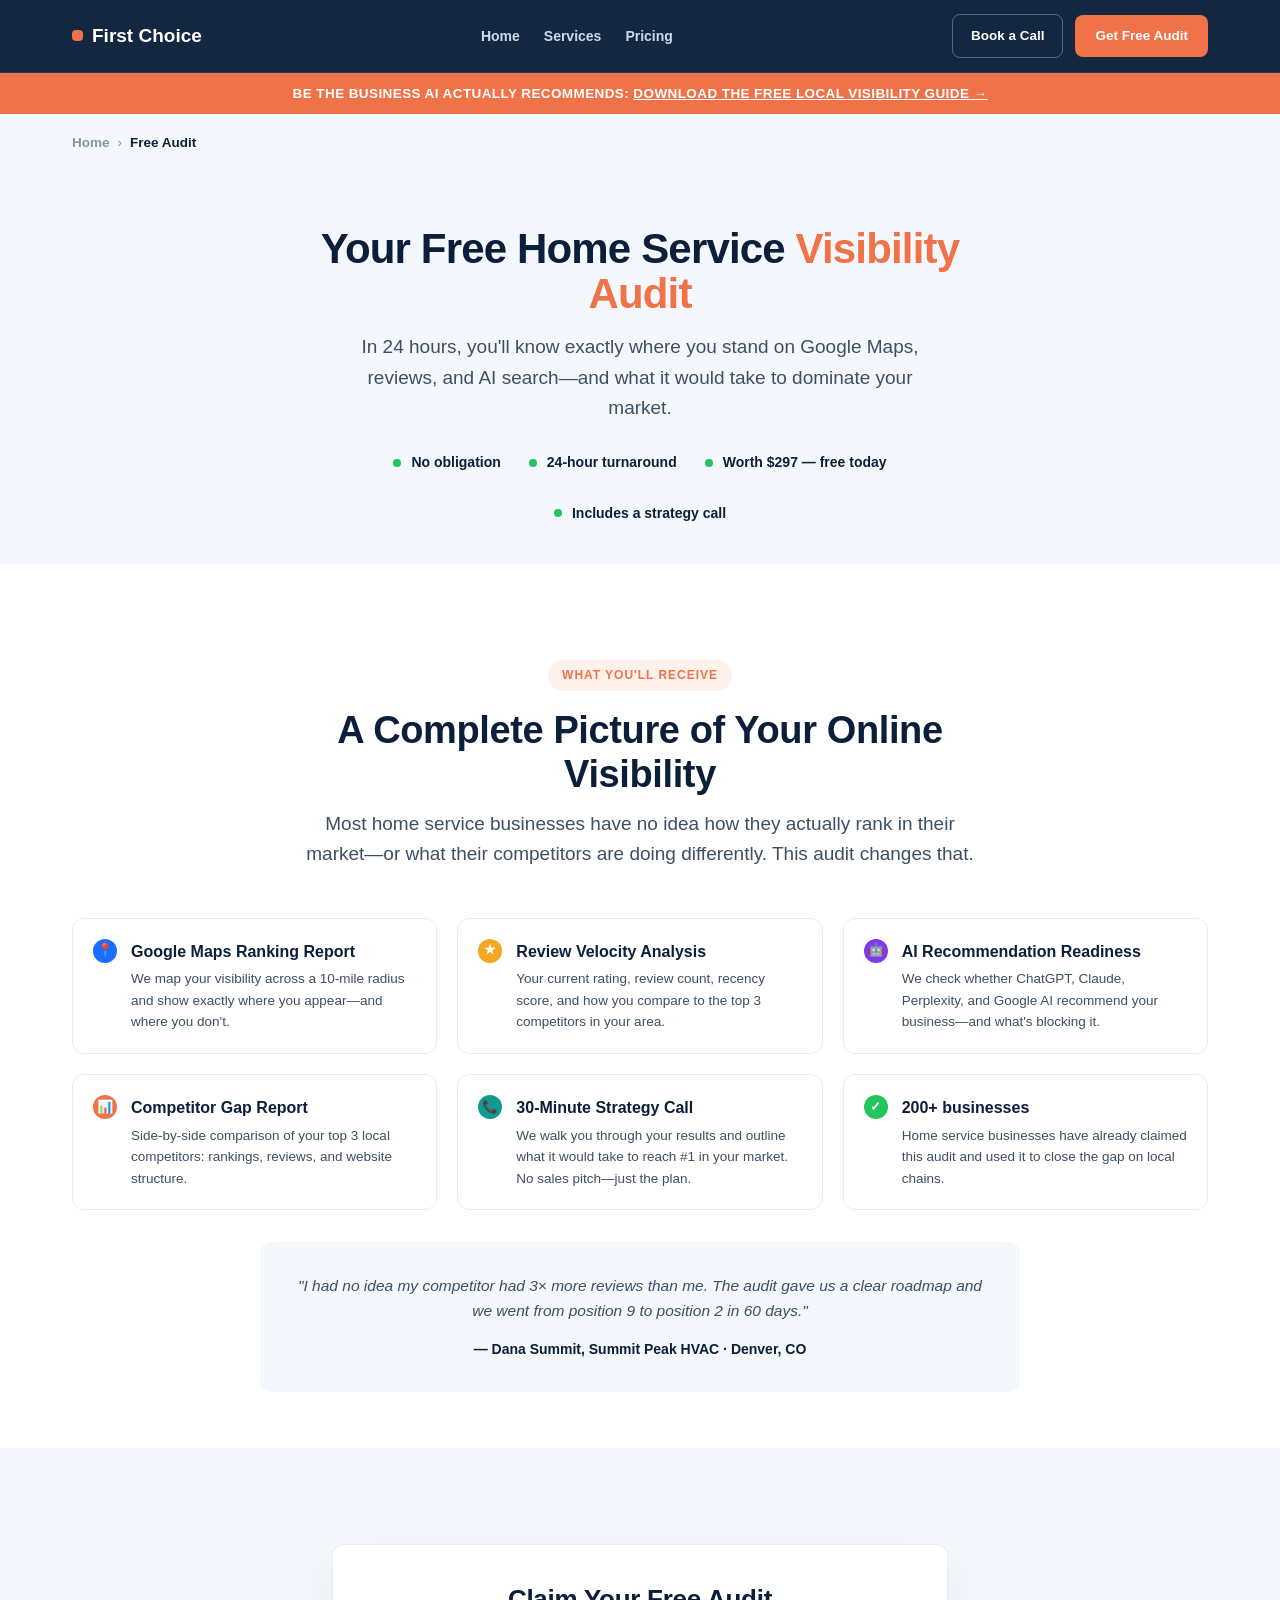
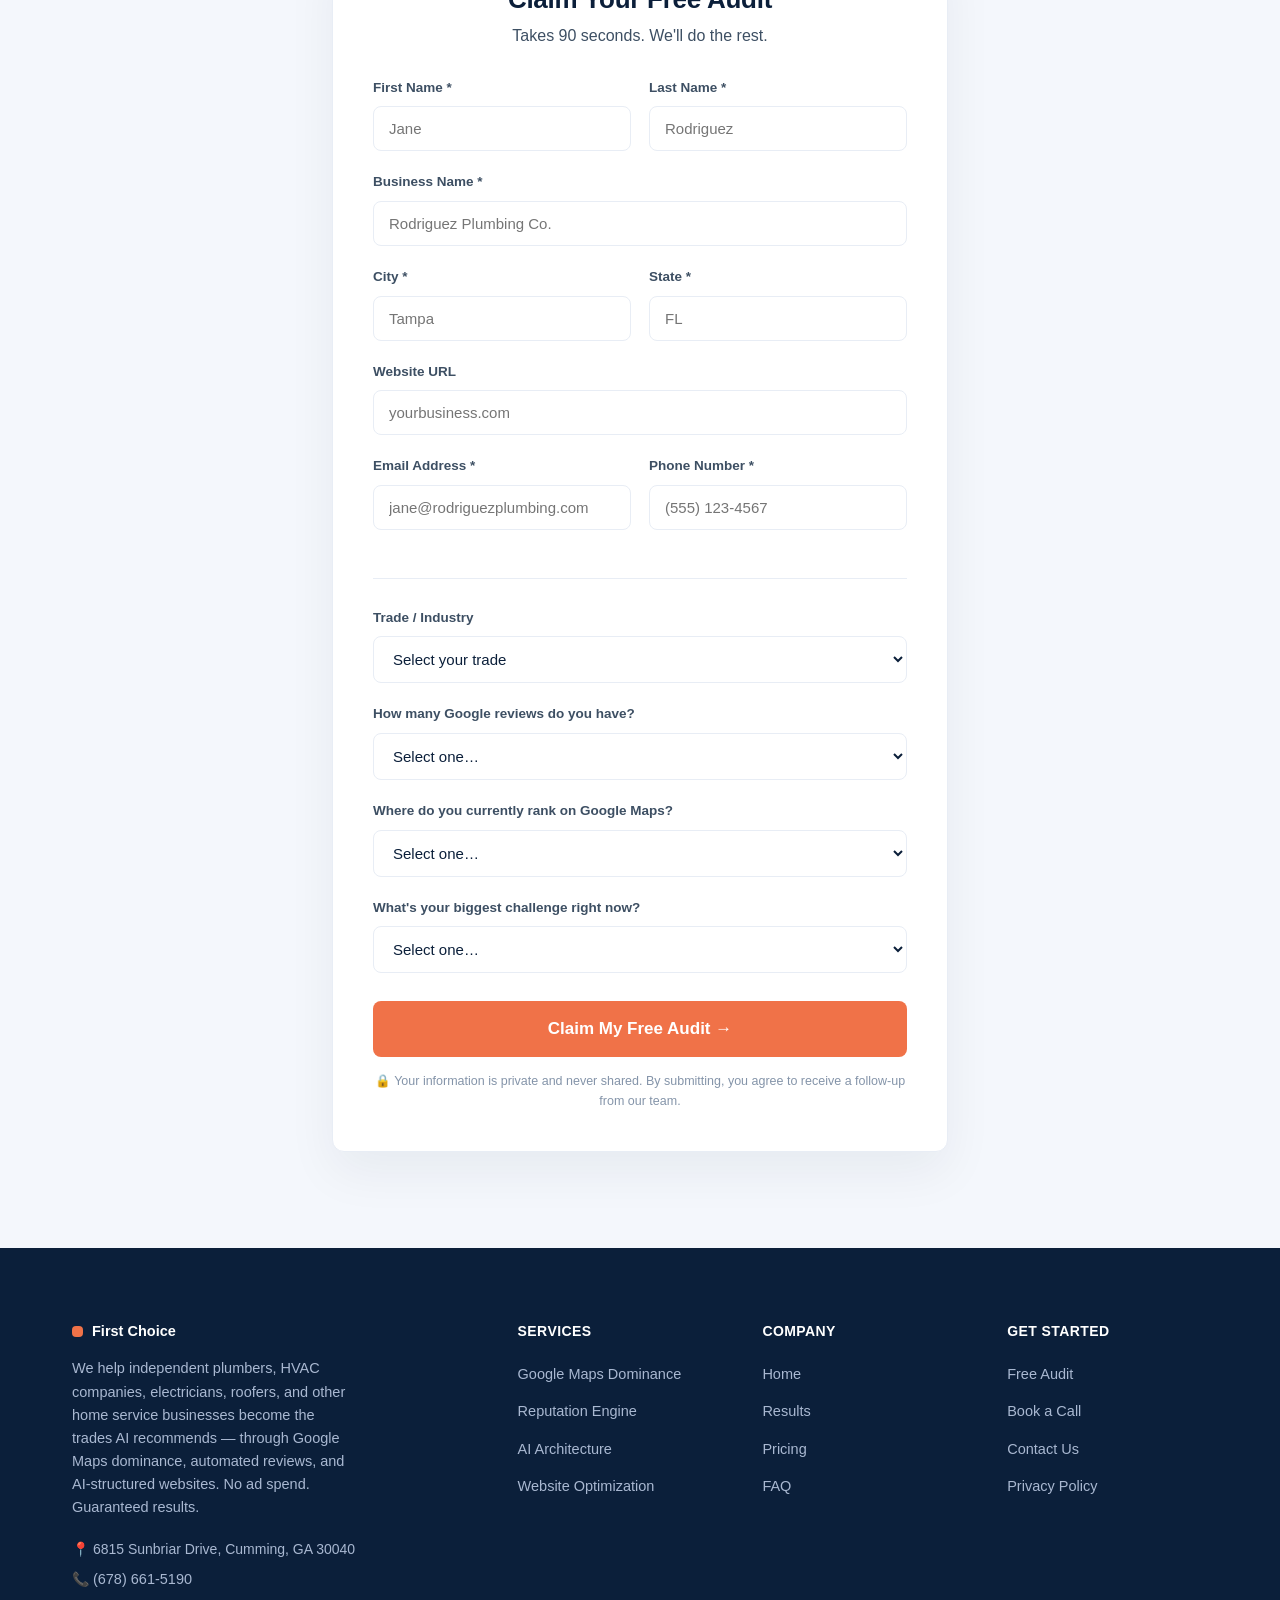
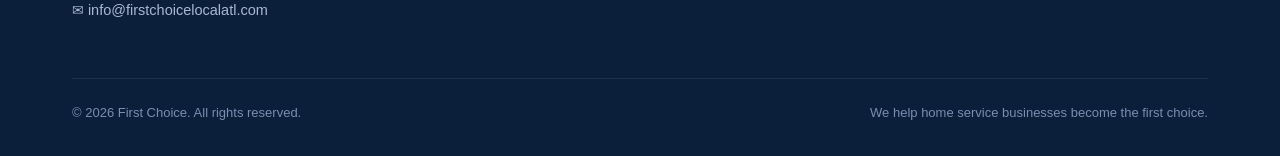
<file: audit.html>
<!DOCTYPE html>
<html lang="en">
<head>
<meta charset="UTF-8">
<meta name="viewport" content="width=device-width, initial-scale=1.0">
<title>Free Local SEO Audit | First Choice</title>
<meta name="description" content="Get a free 48-hour audit of your Google Maps ranking, reviews, website, and AI visibility for your home service business.">
<link rel="stylesheet" href="styles.css">
<!-- Google tag (gtag.js) -->
<script async src="https://www.googletagmanager.com/gtag/js?id=AW-16649773312"></script>
<script>
  window.dataLayer = window.dataLayer || [];
  function gtag(){dataLayer.push(arguments);}
  gtag('js', new Date());

  gtag('config', 'AW-16649773312');
</script>
</head>
<body>
<div id="site-header-mount" data-homepage="false"></div>
<div class="breadcrumb"><div class="wrap"><a href="index.html">Home</a><span class="sep">&rsaquo;</span><span class="current">Free Audit</span></div></div>
<section style="padding:56px 0 40px;background:var(--gray-100)">
  <div class="wrap center" style="max-width:720px;margin:0 auto">
    <h1 style="font-size:42px">Your Free Home Service <em>Visibility Audit</em></h1>
    <p class="lead" style="margin:16px auto 0;max-width:600px">In 24 hours, you'll know exactly where you stand on Google Maps, reviews, and AI search&mdash;and what it would take to dominate your market.</p>
    <div class="value-strip">
      <div class="hero-badge" style="color:var(--navy)"><span class="dot"></span>No obligation</div>
      <div class="hero-badge" style="color:var(--navy)"><span class="dot"></span>24-hour turnaround</div>
      <div class="hero-badge" style="color:var(--navy)"><span class="dot"></span>Worth $297 &mdash; free today</div>
      <div class="hero-badge" style="color:var(--navy)"><span class="dot"></span>Includes a strategy call</div>
    </div>
  </div>
</section>

<section style="padding-bottom:56px">
  <div class="wrap">
    <div class="center" style="max-width:680px;margin:0 auto 48px">
      <span class="eyebrow">What You'll Receive</span>
      <h2>A Complete Picture of Your Online Visibility</h2>
      <p class="lead" style="margin-top:12px">Most home service businesses have no idea how they actually rank in their market&mdash;or what their competitors are doing differently. This audit changes that.</p>
    </div>
    <div class="included-grid" style="grid-template-columns:repeat(3,1fr)">
      <div class="included-item"><span class="check" style="background:var(--maps)">&#128205;</span><div><strong>Google Maps Ranking Report</strong><div style="color:var(--gray-700);font-size:13.5px;margin-top:4px">We map your visibility across a 10-mile radius and show exactly where you appear&mdash;and where you don't.</div></div></div>
      <div class="included-item"><span class="check" style="background:var(--reputation)">&#9733;</span><div><strong>Review Velocity Analysis</strong><div style="color:var(--gray-700);font-size:13.5px;margin-top:4px">Your current rating, review count, recency score, and how you compare to the top 3 competitors in your area.</div></div></div>
      <div class="included-item"><span class="check" style="background:var(--ai)">&#129302;</span><div><strong>AI Recommendation Readiness</strong><div style="color:var(--gray-700);font-size:13.5px;margin-top:4px">We check whether ChatGPT, Claude, Perplexity, and Google AI recommend your business&mdash;and what's blocking it.</div></div></div>
      <div class="included-item"><span class="check" style="background:var(--coral)">&#128202;</span><div><strong>Competitor Gap Report</strong><div style="color:var(--gray-700);font-size:13.5px;margin-top:4px">Side-by-side comparison of your top 3 local competitors: rankings, reviews, and website structure.</div></div></div>
      <div class="included-item"><span class="check" style="background:var(--website)">&#128222;</span><div><strong>30-Minute Strategy Call</strong><div style="color:var(--gray-700);font-size:13.5px;margin-top:4px">We walk you through your results and outline what it would take to reach #1 in your market. No sales pitch&mdash;just the plan.</div></div></div>
      <div class="included-item"><span class="check" style="background:var(--green)">&#10003;</span><div><strong>200+ businesses</strong><div style="color:var(--gray-700);font-size:13.5px;margin-top:4px">Home service businesses have already claimed this audit and used it to close the gap on local chains.</div></div></div>
    </div>
    <div class="card" style="margin-top:32px;max-width:760px;margin-left:auto;margin-right:auto;text-align:center;background:var(--gray-100);border:none">
      <p style="font-style:italic;color:var(--gray-700);font-size:15.5px">"I had no idea my competitor had 3&times; more reviews than me. The audit gave us a clear roadmap and we went from position 9 to position 2 in 60 days."</p>
      <p style="margin-top:14px;font-weight:800;font-size:14px">&mdash; Dana Summit, Summit Peak HVAC &middot; Denver, CO</p>
    </div>
  </div>
</section>

<section class="section-gray">
  <div class="wrap" style="max-width:680px;margin:0 auto">
    <div class="form-card">
      <div class="center" style="margin-bottom:28px">
        <h2 style="font-size:26px">Claim Your Free Audit</h2>
        <p style="color:var(--gray-700);margin-top:8px">Takes 90 seconds. We'll do the rest.</p>
      </div>
      <form id="auditForm" action="https://formspree.io/f/xqeryerj" method="POST" onsubmit="return handleFormSubmit(event,'auditForm','auditSuccess','auditError')">
        <input type="hidden" name="source" value="Free Audit Page (audit.html)">
        <input type="hidden" name="_subject" value="New Free Audit Request — First Choice">
        <div id="auditError" class="form-error">Something went wrong. Please try again or email info@firstchoicelocalatl.com.</div>
        <div class="form-row">
          <div class="field"><label for="a-fname">First Name *</label><input type="text" id="a-fname" name="first_name" required placeholder="Jane"></div>
          <div class="field"><label for="a-lname">Last Name *</label><input type="text" id="a-lname" name="last_name" required placeholder="Rodriguez"></div>
        </div>
        <div class="field"><label for="a-business">Business Name *</label><input type="text" id="a-business" name="business" required placeholder="Rodriguez Plumbing Co."></div>
        <div class="form-row">
          <div class="field"><label for="a-city">City *</label><input type="text" id="a-city" name="city" required placeholder="Tampa"></div>
          <div class="field"><label for="a-state">State *</label><input type="text" id="a-state" name="state" required placeholder="FL"></div>
        </div>
        <div class="field"><label for="a-website">Website URL</label><input type="text" id="a-website" name="website" placeholder="yourbusiness.com"></div>
        <div class="form-row">
          <div class="field"><label for="a-email">Email Address *</label><input type="email" id="a-email" name="email" required placeholder="jane@rodriguezplumbing.com"></div>
          <div class="field"><label for="a-phone">Phone Number *</label><input type="tel" id="a-phone" name="phone" required placeholder="(555) 123-4567"></div>
        </div>
        <div class="divider" style="margin:28px 0"></div>
        <div class="field">
          <label for="a-trade">Trade / Industry</label>
          <select id="a-trade" name="trade" required>
            <option value="">Select your trade</option>
            <option>Plumbing</option><option>HVAC</option><option>Electrical</option><option>Roofing</option>
            <option>Landscaping</option><option>Pest Control</option><option>Garage Doors</option><option>Pool Services</option><option>Other Home Service</option>
          </select>
        </div>
        <div class="field">
          <label for="a-reviews">How many Google reviews do you have?</label>
          <select id="a-reviews" name="review_count">
            <option value="">Select one&hellip;</option>
            <option>0 &ndash; 10 reviews</option><option>11 &ndash; 25 reviews</option><option>26 &ndash; 50 reviews</option><option>51 &ndash; 100 reviews</option><option>100+ reviews</option>
          </select>
        </div>
        <div class="field">
          <label for="a-rank">Where do you currently rank on Google Maps?</label>
          <select id="a-rank" name="current_rank">
            <option value="">Select one&hellip;</option>
            <option>Top 3 (I show in the Map Pack)</option><option>Position 4 &ndash; 7</option><option>Position 8 &ndash; 20</option><option>Page 2 or lower</option><option>Not ranking / Not sure</option>
          </select>
        </div>
        <div class="field">
          <label for="a-challenge">What's your biggest challenge right now?</label>
          <select id="a-challenge" name="challenge">
            <option value="">Select one&hellip;</option>
            <option>Not showing up on Google Maps</option><option>Not enough Google reviews</option><option>Competitors outranking me</option><option>AI search not recommending me</option><option>My website isn't converting visitors</option><option>Not sure &mdash; that's why I need the audit</option>
          </select>
        </div>
        <button type="submit" class="btn btn-primary btn-lg" style="width:100%;margin-top:8px">Claim My Free Audit &rarr;</button>
        <p style="font-size:12.5px;color:var(--gray-500);margin-top:14px;text-align:center">&#128274; Your information is private and never shared. By submitting, you agree to receive a follow-up from our team.</p>
      </form>
      <div id="auditSuccess" class="form-success">
        <div class="check-big">&#10003;</div>
        <h3>You're all set!</h3>
        <p style="color:var(--gray-700);margin-top:10px">Your audit request is in. A First Choice strategist will send your full report&mdash;delivered as a personal screen-recorded video&mdash;within 24 hours. In the meantime, grab your free copy of our guide below.</p>
        <a href="winning-the-recommendation.pdf" class="btn btn-primary" style="margin-top:22px" target="_blank" rel="noopener" download>Download Your Free Guide Now &rarr;</a>
        <a href="index.html" class="btn btn-outline" style="margin-top:12px">Back to Home</a>
      </div>
    </div>
  </div>
</section>

<div id="site-footer-mount"></div>
<script src="site.js"></script>
</body>
</html>
</file>
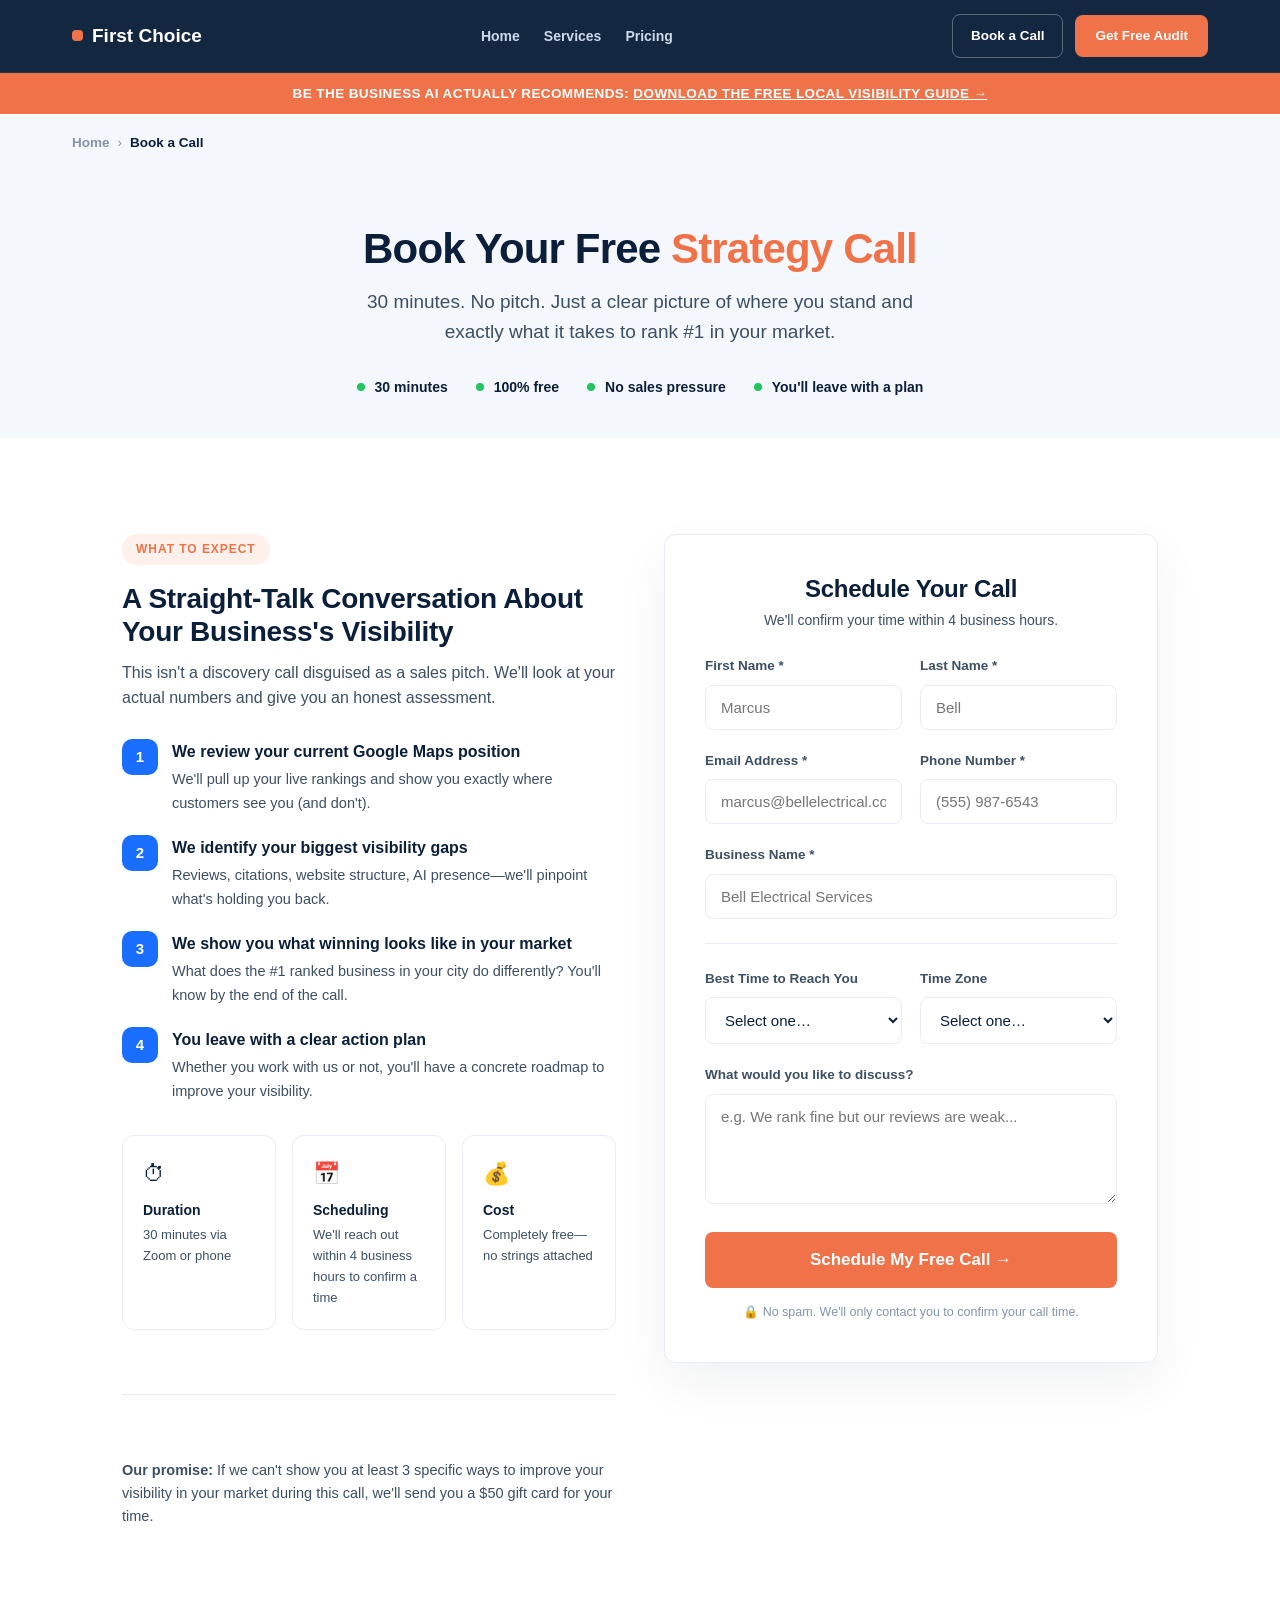
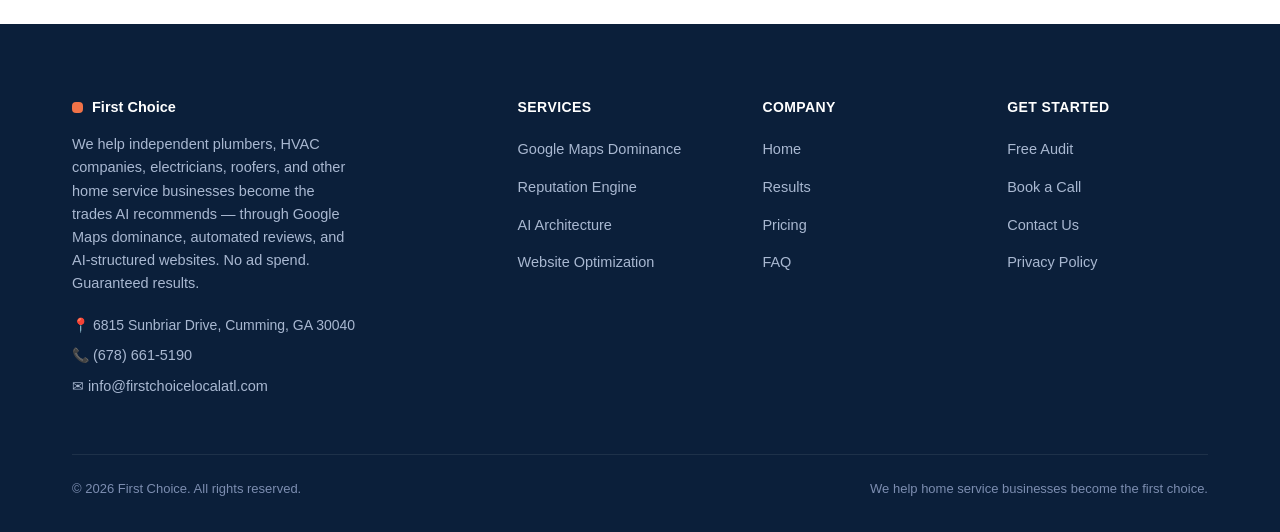
<file: book-a-call.html>
<!DOCTYPE html>
<html lang="en">
<head>
<meta charset="UTF-8">
<meta name="viewport" content="width=device-width, initial-scale=1.0">
<title>Book a Strategy Call | First Choice</title>
<meta name="description" content="Book a free 30-minute strategy call with a First Choice local SEO specialist for home service businesses.">
<link rel="stylesheet" href="styles.css">
<!-- Google tag (gtag.js) -->
<script async src="https://www.googletagmanager.com/gtag/js?id=AW-16649773312"></script>
<script>
  window.dataLayer = window.dataLayer || [];
  function gtag(){dataLayer.push(arguments);}
  gtag('js', new Date());

  gtag('config', 'AW-16649773312');
</script>
</head>
<body>
<div id="site-header-mount" data-homepage="false"></div>
<div class="breadcrumb"><div class="wrap"><a href="index.html">Home</a><span class="sep">&rsaquo;</span><span class="current">Book a Call</span></div></div>
<section style="padding:56px 0 40px;background:var(--gray-100)">
  <div class="wrap center" style="max-width:720px;margin:0 auto">
    <h1 style="font-size:42px">Book Your Free <em>Strategy Call</em></h1>
    <p class="lead" style="margin:16px auto 0;max-width:600px">30 minutes. No pitch. Just a clear picture of where you stand and exactly what it takes to rank #1 in your market.</p>
    <div class="value-strip">
      <div class="hero-badge" style="color:var(--navy)"><span class="dot"></span>30 minutes</div>
      <div class="hero-badge" style="color:var(--navy)"><span class="dot"></span>100% free</div>
      <div class="hero-badge" style="color:var(--navy)"><span class="dot"></span>No sales pressure</div>
      <div class="hero-badge" style="color:var(--navy)"><span class="dot"></span>You'll leave with a plan</div>
    </div>
  </div>
</section>

<section>
  <div class="wrap grid-2" style="align-items:flex-start;max-width:1100px;margin:0 auto">
    <div>
      <span class="eyebrow">What to Expect</span>
      <h2 style="font-size:28px">A Straight-Talk Conversation About Your Business's Visibility</h2>
      <p style="color:var(--gray-700);margin-top:12px">This isn't a discovery call disguised as a sales pitch. We'll look at your actual numbers and give you an honest assessment.</p>
      <div style="margin-top:28px;display:flex;flex-direction:column;gap:20px">
        <div style="display:flex;gap:14px">
          <div class="step-num" style="background:var(--blue);width:36px;height:36px;font-size:15px;flex-shrink:0">1</div>
          <div><h3 style="font-size:16px">We review your current Google Maps position</h3><p style="color:var(--gray-700);font-size:14.5px;margin-top:4px">We'll pull up your live rankings and show you exactly where customers see you (and don't).</p></div>
        </div>
        <div style="display:flex;gap:14px">
          <div class="step-num" style="background:var(--blue);width:36px;height:36px;font-size:15px;flex-shrink:0">2</div>
          <div><h3 style="font-size:16px">We identify your biggest visibility gaps</h3><p style="color:var(--gray-700);font-size:14.5px;margin-top:4px">Reviews, citations, website structure, AI presence&mdash;we'll pinpoint what's holding you back.</p></div>
        </div>
        <div style="display:flex;gap:14px">
          <div class="step-num" style="background:var(--blue);width:36px;height:36px;font-size:15px;flex-shrink:0">3</div>
          <div><h3 style="font-size:16px">We show you what winning looks like in your market</h3><p style="color:var(--gray-700);font-size:14.5px;margin-top:4px">What does the #1 ranked business in your city do differently? You'll know by the end of the call.</p></div>
        </div>
        <div style="display:flex;gap:14px">
          <div class="step-num" style="background:var(--blue);width:36px;height:36px;font-size:15px;flex-shrink:0">4</div>
          <div><h3 style="font-size:16px">You leave with a clear action plan</h3><p style="color:var(--gray-700);font-size:14.5px;margin-top:4px">Whether you work with us or not, you'll have a concrete roadmap to improve your visibility.</p></div>
        </div>
      </div>
      <div class="grid-3" style="margin-top:32px;gap:16px">
        <div class="card" style="padding:20px"><div style="font-size:22px">&#9201;</div><div style="font-weight:800;margin-top:8px;font-size:14px">Duration</div><div style="color:var(--gray-700);font-size:13px;margin-top:4px">30 minutes via Zoom or phone</div></div>
        <div class="card" style="padding:20px"><div style="font-size:22px">&#128197;</div><div style="font-weight:800;margin-top:8px;font-size:14px">Scheduling</div><div style="color:var(--gray-700);font-size:13px;margin-top:4px">We'll reach out within 4 business hours to confirm a time</div></div>
        <div class="card" style="padding:20px"><div style="font-size:22px">&#128176;</div><div style="font-weight:800;margin-top:8px;font-size:14px">Cost</div><div style="color:var(--gray-700);font-size:13px;margin-top:4px">Completely free&mdash;no strings attached</div></div>
      </div>
      <div class="divider"></div>
      <p style="color:var(--gray-700);font-size:14.5px"><strong>Our promise:</strong> If we can't show you at least 3 specific ways to improve your visibility in your market during this call, we'll send you a $50 gift card for your time.</p>
    </div>
    <div class="form-card">
      <div class="center" style="margin-bottom:24px">
        <h2 style="font-size:24px">Schedule Your Call</h2>
        <p style="color:var(--gray-700);margin-top:6px;font-size:14px">We'll confirm your time within 4 business hours.</p>
      </div>
      <form id="bookForm" action="https://formspree.io/f/xqeryerj" method="POST" onsubmit="return handleFormSubmit(event,'bookForm','bookSuccess','bookError')">
        <input type="hidden" name="source" value="Book a Call Page (book-a-call.html)">
        <input type="hidden" name="_subject" value="New Strategy Call Request — First Choice">
        <div id="bookError" class="form-error">Something went wrong. Please try again or email info@firstchoicelocalatl.com.</div>
        <div class="form-row">
          <div class="field"><label for="b-fname">First Name *</label><input type="text" id="b-fname" name="first_name" required placeholder="Marcus"></div>
          <div class="field"><label for="b-lname">Last Name *</label><input type="text" id="b-lname" name="last_name" required placeholder="Bell"></div>
        </div>
        <div class="form-row">
          <div class="field"><label for="b-email">Email Address *</label><input type="email" id="b-email" name="email" required placeholder="marcus@bellelectrical.com"></div>
          <div class="field"><label for="b-phone">Phone Number *</label><input type="tel" id="b-phone" name="phone" required placeholder="(555) 987-6543"></div>
        </div>
        <div class="field"><label for="b-business">Business Name *</label><input type="text" id="b-business" name="business" required placeholder="Bell Electrical Services"></div>
        <div class="divider" style="margin:24px 0"></div>
        <div class="form-row">
          <div class="field">
            <label for="b-time">Best Time to Reach You</label>
            <select id="b-time" name="best_time">
              <option value="">Select one&hellip;</option>
              <option>Morning (8am &ndash; 12pm)</option><option>Afternoon (12pm &ndash; 5pm)</option><option>Evening (5pm &ndash; 8pm)</option>
            </select>
          </div>
          <div class="field">
            <label for="b-tz">Time Zone</label>
            <select id="b-tz" name="timezone">
              <option value="">Select one&hellip;</option>
              <option>Eastern (ET)</option><option>Central (CT)</option><option>Mountain (MT)</option><option>Pacific (PT)</option><option>Other</option>
            </select>
          </div>
        </div>
        <div class="field"><label for="b-notes">What would you like to discuss?</label><textarea id="b-notes" name="notes" placeholder="e.g. We rank fine but our reviews are weak..."></textarea></div>
        <button type="submit" class="btn btn-primary btn-lg" style="width:100%">Schedule My Free Call &rarr;</button>
        <p style="font-size:12.5px;color:var(--gray-500);margin-top:14px;text-align:center">&#128274; No spam. We'll only contact you to confirm your call time.</p>
      </form>
      <div id="bookSuccess" class="form-success">
        <div class="check-big">&#10003;</div>
        <h3>Request received!</h3>
        <p style="color:var(--gray-700);margin-top:10px">A First Choice strategist will email you within 4 business hours to find a time that works.</p>
        <a href="index.html" class="btn btn-outline" style="margin-top:24px">Back to Home</a>
      </div>
    </div>
  </div>
</section>

<div id="site-footer-mount"></div>
<script src="site.js"></script>
</body>
</html>
</file>
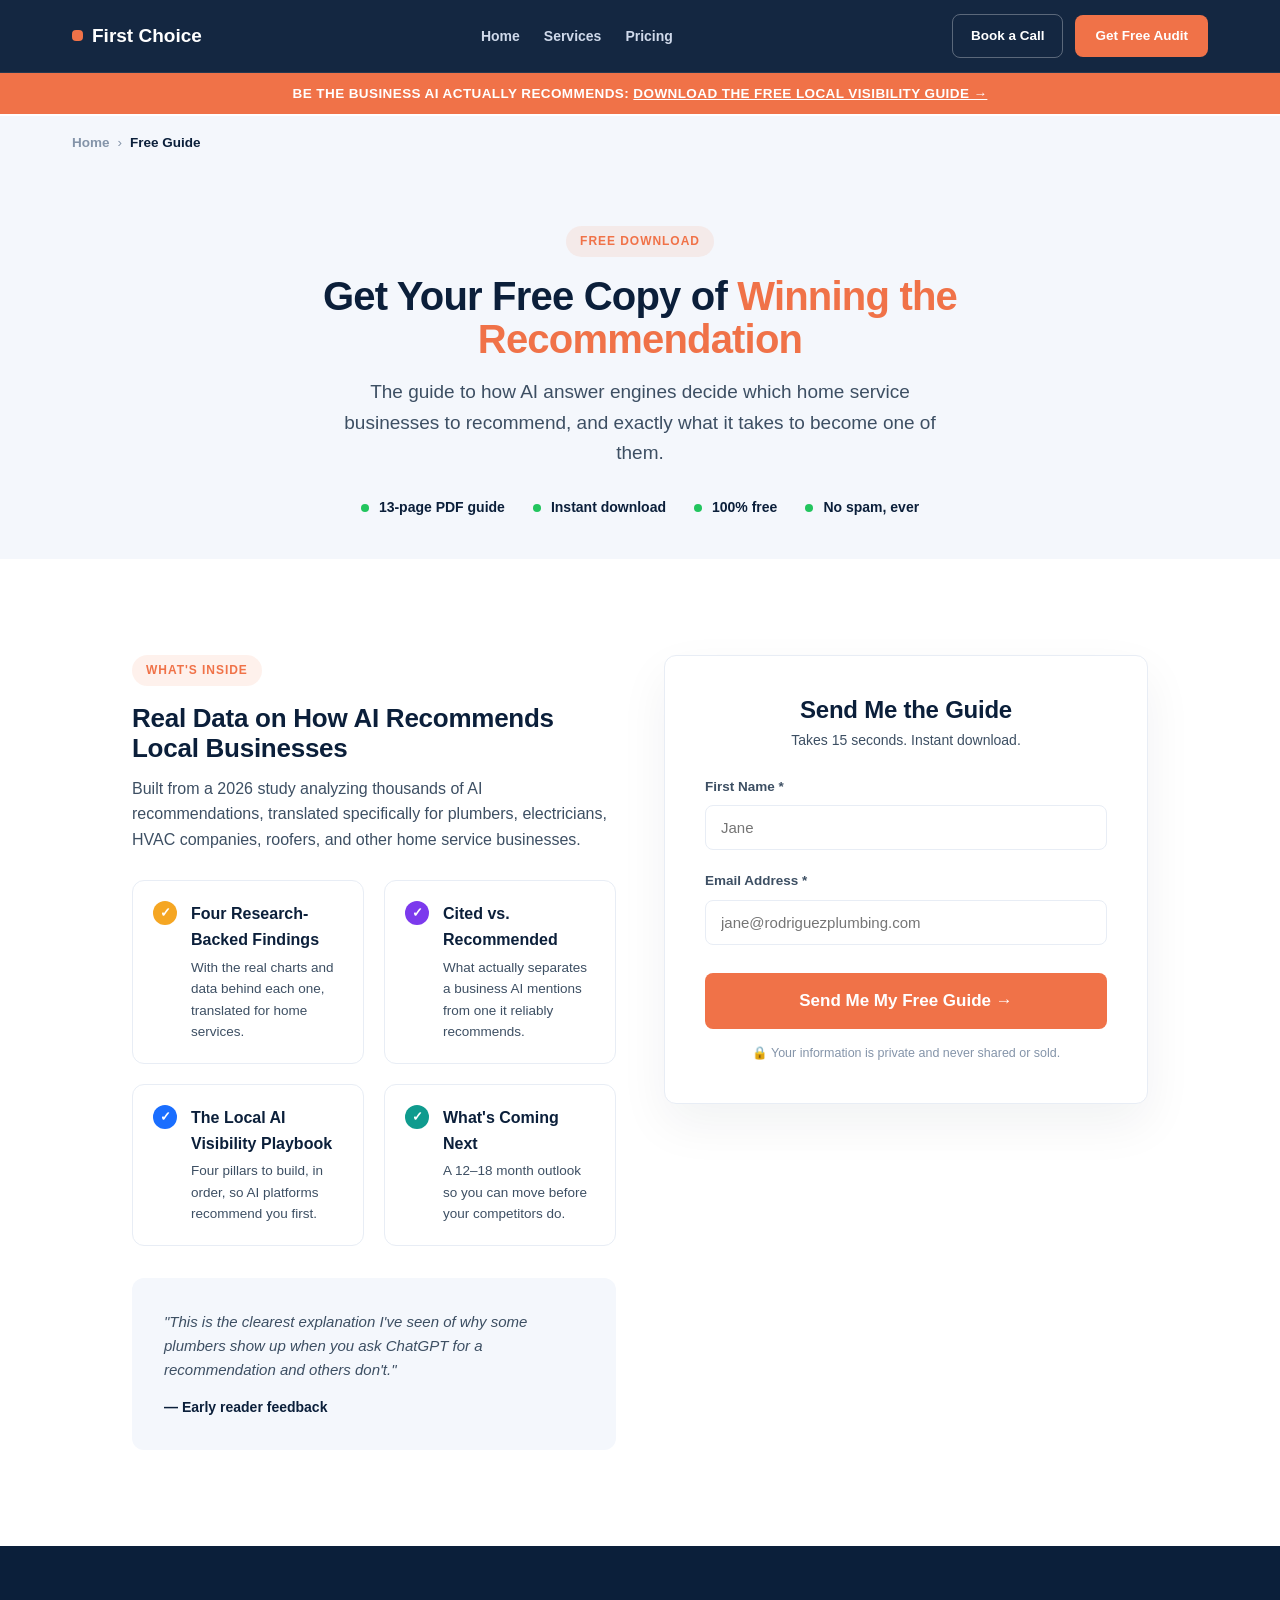
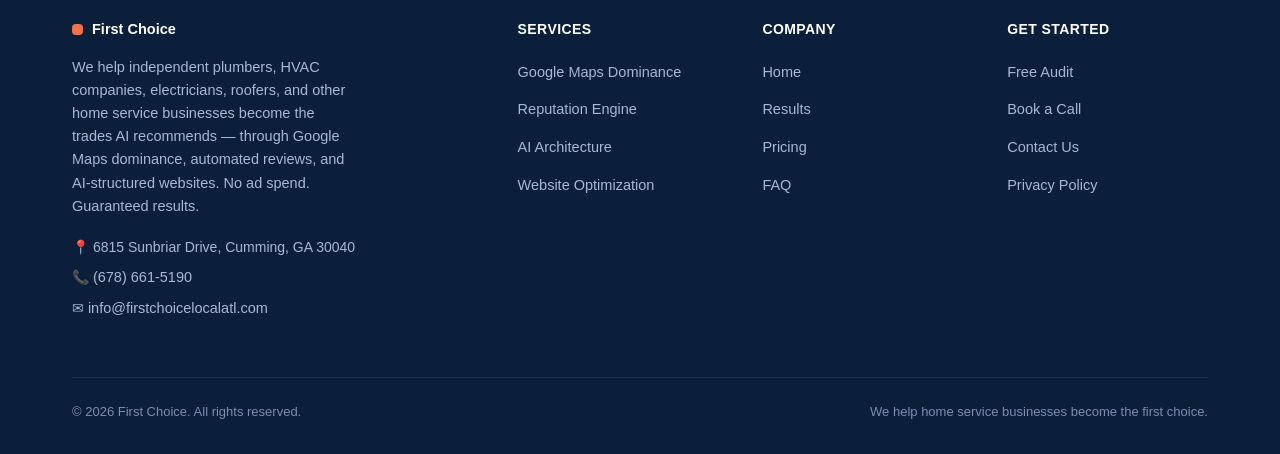
<file: guide.html>
<!DOCTYPE html>
<html lang="en">
<head>
<meta charset="UTF-8">
<meta name="viewport" content="width=device-width, initial-scale=1.0">
<title>Free Guide: Winning the Recommendation | First Choice</title>
<meta name="description" content="Download Winning the Recommendation, First Choice's free guide to how AI decides which home service businesses to recommend, and what to do about it.">
<link rel="stylesheet" href="styles.css">
<!-- Google tag (gtag.js) -->
<script async src="https://www.googletagmanager.com/gtag/js?id=AW-16649773312"></script>
<script>
  window.dataLayer = window.dataLayer || [];
  function gtag(){dataLayer.push(arguments);}
  gtag('js', new Date());

  gtag('config', 'AW-16649773312');
</script>
</head>
<body>
<div id="site-header-mount" data-homepage="false"></div>
<div class="breadcrumb"><div class="wrap"><a href="index.html">Home</a><span class="sep">&rsaquo;</span><span class="current">Free Guide</span></div></div>

<section style="padding:56px 0 40px;background:var(--gray-100)">
  <div class="wrap center" style="max-width:720px;margin:0 auto">
    <span class="eyebrow">Free Download</span>
    <h1 style="font-size:40px">Get Your Free Copy of <em>Winning the Recommendation</em></h1>
    <p class="lead" style="margin-top:16px;max-width:600px;margin-left:auto;margin-right:auto">The guide to how AI answer engines decide which home service businesses to recommend, and exactly what it takes to become one of them.</p>
    <div class="value-strip">
      <div class="hero-badge" style="color:var(--navy)"><span class="dot"></span>13-page PDF guide</div>
      <div class="hero-badge" style="color:var(--navy)"><span class="dot"></span>Instant download</div>
      <div class="hero-badge" style="color:var(--navy)"><span class="dot"></span>100% free</div>
      <div class="hero-badge" style="color:var(--navy)"><span class="dot"></span>No spam, ever</div>
    </div>
  </div>
</section>

<section>
  <div class="wrap grid-2" style="align-items:flex-start;max-width:1080px;margin:0 auto">
    <div>
      <span class="eyebrow">What's Inside</span>
      <h2 style="font-size:26px">Real Data on How AI Recommends Local Businesses</h2>
      <p style="color:var(--gray-700);margin-top:12px">Built from a 2026 study analyzing thousands of AI recommendations, translated specifically for plumbers, electricians, HVAC companies, roofers, and other home service businesses.</p>
      <div class="included-grid" style="grid-template-columns:repeat(2,1fr);margin-top:28px">
        <div class="included-item"><span class="check" style="background:var(--reputation)">&#10003;</span><div><strong>Four Research-Backed Findings</strong><div style="color:var(--gray-700);font-size:13.5px;margin-top:4px">With the real charts and data behind each one, translated for home services.</div></div></div>
        <div class="included-item"><span class="check" style="background:var(--ai)">&#10003;</span><div><strong>Cited vs. Recommended</strong><div style="color:var(--gray-700);font-size:13.5px;margin-top:4px">What actually separates a business AI mentions from one it reliably recommends.</div></div></div>
        <div class="included-item"><span class="check" style="background:var(--maps)">&#10003;</span><div><strong>The Local AI Visibility Playbook</strong><div style="color:var(--gray-700);font-size:13.5px;margin-top:4px">Four pillars to build, in order, so AI platforms recommend you first.</div></div></div>
        <div class="included-item"><span class="check" style="background:var(--website)">&#10003;</span><div><strong>What's Coming Next</strong><div style="color:var(--gray-700);font-size:13.5px;margin-top:4px">A 12&ndash;18 month outlook so you can move before your competitors do.</div></div></div>
      </div>
      <div class="card" style="margin-top:32px;background:var(--gray-100);border:none">
        <p style="font-style:italic;color:var(--gray-700);font-size:15px">"This is the clearest explanation I've seen of why some plumbers show up when you ask ChatGPT for a recommendation and others don't."</p>
        <p style="margin-top:14px;font-weight:800;font-size:14px">&mdash; Early reader feedback</p>
      </div>
    </div>
    <div class="form-card">
      <div class="center" style="margin-bottom:24px">
        <h2 style="font-size:24px">Send Me the Guide</h2>
        <p style="color:var(--gray-700);margin-top:6px;font-size:14px">Takes 15 seconds. Instant download.</p>
      </div>
      <form id="guideForm" action="https://formspree.io/f/xqeryerj" method="POST" onsubmit="return handleFormSubmit(event,'guideForm','guideSuccess','guideError')">
        <input type="hidden" name="source" value="Free Guide Request (guide.html)">
        <input type="hidden" name="_subject" value="New Guide Download Request — First Choice">
        <div id="guideError" class="form-error">Something went wrong. Please try again or email info@firstchoicelocalatl.com.</div>
        <div class="field"><label for="g-fname">First Name *</label><input type="text" id="g-fname" name="first_name" required placeholder="Jane"></div>
        <div class="field"><label for="g-email">Email Address *</label><input type="email" id="g-email" name="email" required placeholder="jane@rodriguezplumbing.com"></div>
        <button type="submit" class="btn btn-primary btn-lg" style="width:100%;margin-top:8px">Send Me My Free Guide &rarr;</button>
        <p style="font-size:12.5px;color:var(--gray-500);margin-top:14px;text-align:center">&#128274; Your information is private and never shared or sold.</p>
      </form>
      <div id="guideSuccess" class="form-success">
        <div class="check-big">&#10003;</div>
        <h3>You're all set!</h3>
        <p style="color:var(--gray-700);margin-top:10px">Your download is ready below. We've also sent a copy to your inbox for safekeeping.</p>
        <a href="winning-the-recommendation.pdf" class="btn btn-primary" style="margin-top:22px" target="_blank" rel="noopener" download>Download Your Free Guide Now &rarr;</a>
        <a href="index.html" class="btn btn-outline" style="margin-top:12px">Back to Home</a>
      </div>
    </div>
  </div>
</section>

<div id="site-footer-mount"></div>
<script src="site.js"></script>
</body>
</html>
</file>
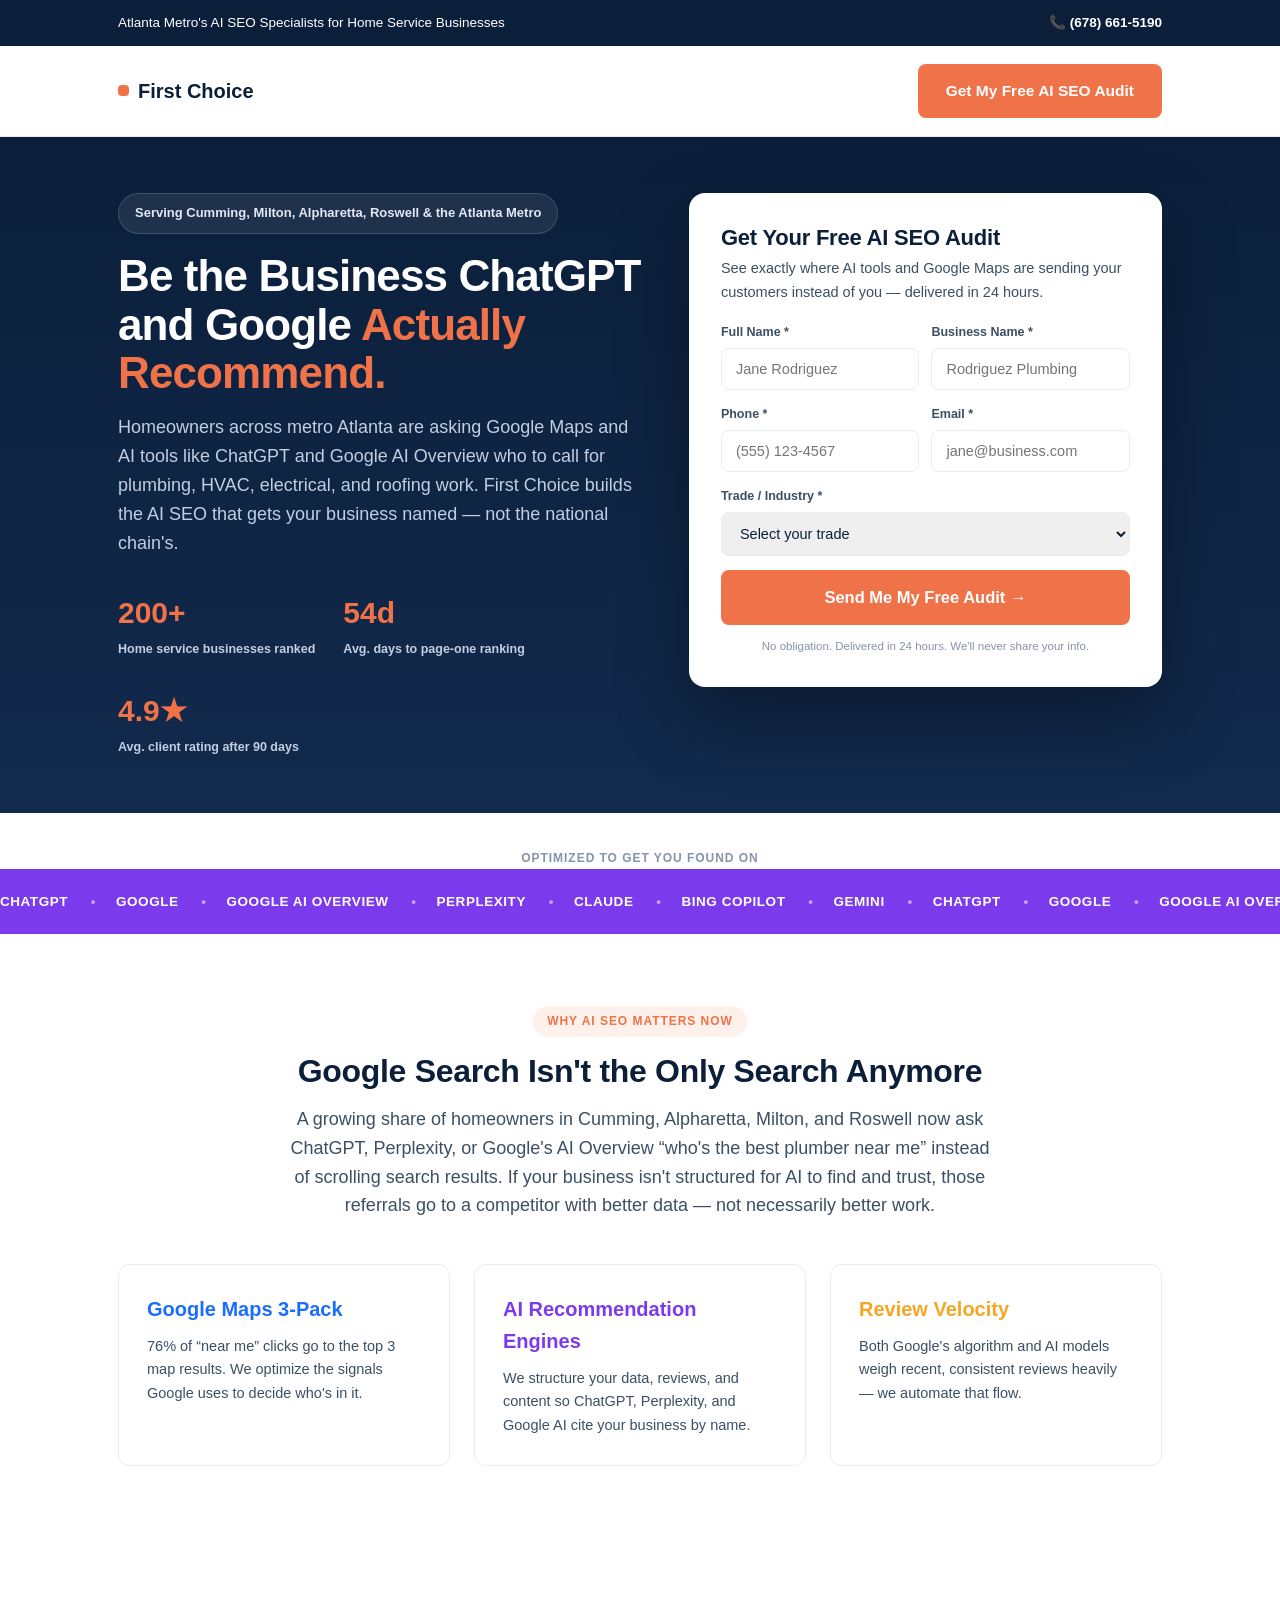
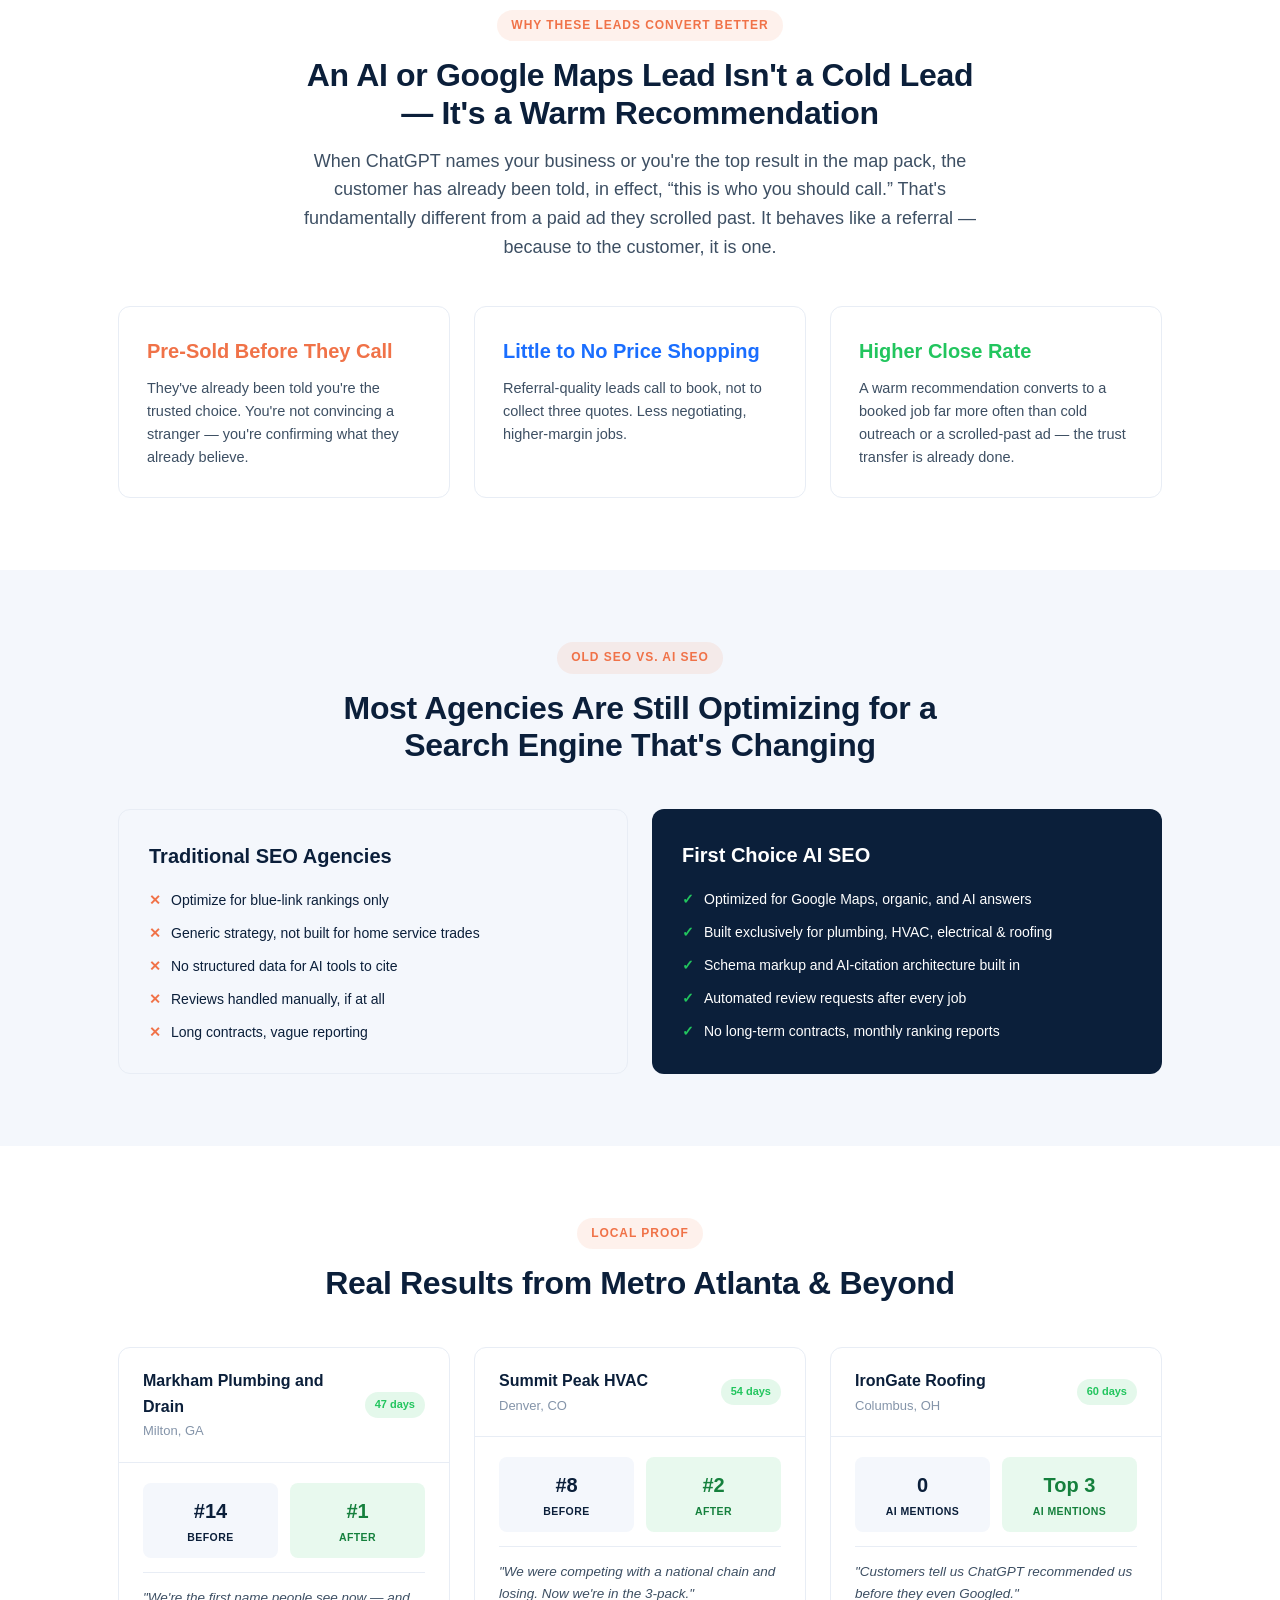
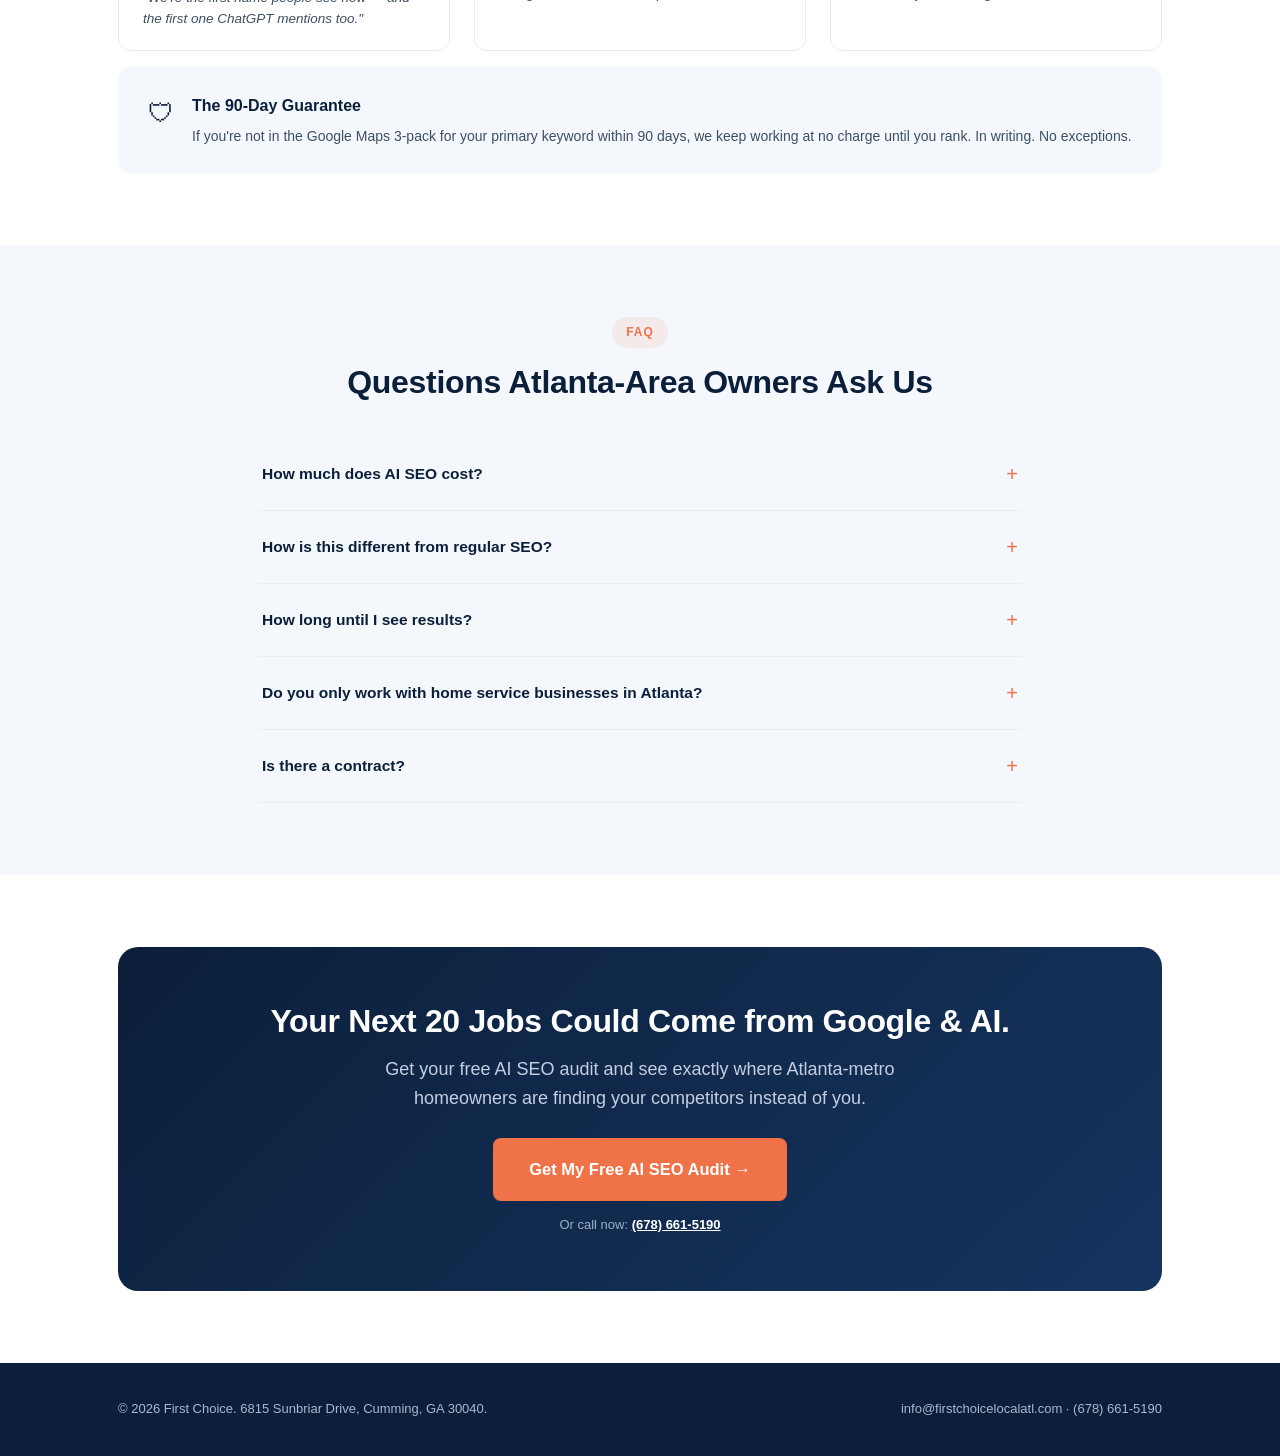
<file: seoaudit.html>
<!DOCTYPE html>
<html lang="en">
<head>
<meta charset="UTF-8">
<meta name="viewport" content="width=device-width, initial-scale=1.0">
<title>AI SEO Services for Home Service Businesses | Atlanta Metro | First Choice</title>
<meta name="description" content="Get ranked on Google Maps and recommended by ChatGPT, Perplexity & Google AI. AI SEO built exclusively for Atlanta-metro plumbers, HVAC, electricians & roofers. Free audit.">
<meta name="robots" content="noindex, follow">
<!-- Google tag (gtag.js) -->
<script async src="https://www.googletagmanager.com/gtag/js?id=AW-16649773312"></script>
<script>
  window.dataLayer = window.dataLayer || [];
  function gtag(){dataLayer.push(arguments);}
  gtag('js', new Date());

  gtag('config', 'AW-16649773312');
</script>
<style>
:root{
  --navy:#0B1F3A; --blue:#1A6EFF; --blue-light:#3B8BFF; --coral:#F07248; --coral-light:#F5895E;
  --gray-100:#F4F7FC; --gray-200:#E8EDF5; --gray-500:#8494A9; --gray-700:#3D4F63; --green:#22C55E; --radius:12px;
  --ai:#7C3AED;
}
*{box-sizing:border-box;margin:0;padding:0}
body{font-family:-apple-system,BlinkMacSystemFont,'Segoe UI',Roboto,Helvetica,Arial,sans-serif;color:var(--navy);background:#fff;line-height:1.6}
img{max-width:100%;display:block}
a{color:inherit}
em{color:var(--coral);font-style:normal}
.wrap{max-width:1100px;margin:0 auto;padding:0 28px}
section{padding:72px 0}
h1{font-size:44px;line-height:1.1;font-weight:800;letter-spacing:-.02em}
h2{font-size:32px;line-height:1.18;font-weight:800;letter-spacing:-.01em}
h3{font-size:20px;font-weight:800}
.lead{font-size:18px;color:var(--gray-700)}
.center{text-align:center}
.eyebrow{display:inline-block;text-transform:uppercase;letter-spacing:.08em;font-size:12px;font-weight:800;color:var(--coral);background:rgba(240,114,72,.1);padding:6px 14px;border-radius:999px;margin-bottom:16px}

/* MINIMAL PPC HEADER — no nav links, single focus */
.topbar{background:var(--navy);color:#fff;padding:12px 0;font-size:13.5px}
.topbar .wrap{display:flex;justify-content:space-between;align-items:center;flex-wrap:wrap;gap:8px}
.topbar a{color:#fff;text-decoration:none;font-weight:700}
.ppc-header{padding:18px 0;border-bottom:1px solid var(--gray-200)}
.ppc-header .wrap{display:flex;justify-content:space-between;align-items:center;gap:16px;flex-wrap:wrap}
.logo{font-weight:800;font-size:20px;display:flex;align-items:center;gap:9px;text-decoration:none;color:var(--navy)}
.logo-dot{width:11px;height:11px;border-radius:4px;background:var(--coral)}
.btn{display:inline-flex;align-items:center;justify-content:center;gap:8px;padding:15px 28px;border-radius:8px;font-weight:700;font-size:15.5px;text-decoration:none;border:none;cursor:pointer}
.btn-primary{background:var(--coral);color:#fff}
.btn-primary:hover{background:var(--coral-light)}
.btn-lg{padding:18px 36px;font-size:16.5px}

/* HERO */
.hero{background:linear-gradient(180deg,var(--navy) 0%,#122a4d 100%);color:#fff;padding:56px 0}
.hero h1{color:#fff}
.hero .lead{color:#c3cee2;margin-top:16px}
.hero-grid{display:grid;grid-template-columns:1.05fr .95fr;gap:48px;align-items:start}
.trust-pill{display:inline-flex;align-items:center;gap:10px;background:rgba(255,255,255,.08);border:1px solid rgba(255,255,255,.15);border-radius:999px;padding:9px 16px;font-size:13px;font-weight:600;color:#e2e8f5;margin-bottom:18px}
.proof-row{display:flex;gap:28px;margin-top:32px;flex-wrap:wrap}
.proof-num{font-size:30px;font-weight:800;color:var(--coral)}
.proof-label{font-size:12.5px;color:#c3cee2;font-weight:600;margin-top:2px}

/* LEAD FORM CARD */
.form-card{background:#fff;border-radius:16px;padding:32px;box-shadow:0 30px 70px rgba(0,0,0,.35);color:var(--navy)}
.form-card h2{font-size:22px}
.form-card .lead{font-size:14.5px;color:var(--gray-700);margin-top:6px}
.field{margin-bottom:14px}
.field label{display:block;font-size:12.5px;font-weight:700;margin-bottom:6px;color:var(--gray-700)}
.field input,.field select{width:100%;padding:12px 14px;border:1.5px solid var(--gray-200);border-radius:8px;font-size:14.5px;font-family:inherit;color:var(--navy)}
.field input:focus,.field select:focus{outline:none;border-color:var(--blue)}
.form-row{display:grid;grid-template-columns:1fr 1fr;gap:12px}
.form-success{display:none;text-align:center;padding:20px 4px}
.form-success .check-big{width:56px;height:56px;border-radius:50%;background:var(--green);color:#fff;display:flex;align-items:center;justify-content:center;font-size:26px;margin:0 auto 14px}
.form-error{display:none;background:rgba(240,114,72,.1);color:var(--coral);padding:12px 14px;border-radius:8px;font-size:13.5px;margin-bottom:14px;font-weight:600}
.trust-note{font-size:11.5px;color:var(--gray-500);text-align:center;margin-top:12px}

/* SECTIONS */
.section-gray{background:var(--gray-100)}
.grid-2{display:grid;grid-template-columns:1fr 1fr;gap:40px;align-items:center}
.grid-3{display:grid;grid-template-columns:repeat(3,1fr);gap:24px}
.card{background:#fff;border:1px solid var(--gray-200);border-radius:var(--radius);padding:28px}
.compare-grid{display:grid;grid-template-columns:1fr 1fr;gap:24px}
.compare-card{border-radius:var(--radius);padding:30px}
.compare-bad{background:var(--gray-100);border:1.5px solid var(--gray-200)}
.compare-good{background:var(--navy);color:#fff}
.compare-list{list-style:none;margin-top:18px;display:flex;flex-direction:column;gap:12px}
.compare-list li{display:flex;gap:10px;font-size:14px;line-height:1.5}
.mark-x{color:var(--coral);font-weight:800;flex-shrink:0}
.mark-check{color:var(--green);font-weight:800;flex-shrink:0}

.case-card{background:#fff;border:1px solid var(--gray-200);border-radius:var(--radius);overflow:hidden}
.case-head{padding:20px 24px;border-bottom:1px solid var(--gray-200);display:flex;justify-content:space-between;align-items:center;gap:10px}
.case-biz{font-weight:800;font-size:16px}
.case-loc{color:var(--gray-500);font-size:13px;margin-top:2px}
.case-badge{font-size:11px;font-weight:800;color:var(--green);background:rgba(34,197,94,.12);padding:4px 10px;border-radius:999px;white-space:nowrap}
.case-body{padding:20px 24px}
.ba-row{display:flex;align-items:center;gap:12px;margin-bottom:10px}
.ba-box{flex:1;text-align:center;padding:12px 8px;border-radius:8px}
.ba-before{background:var(--gray-100)}
.ba-after{background:rgba(34,197,94,.1);color:#15803d}
.ba-num{font-size:20px;font-weight:800}
.ba-label{font-size:10.5px;font-weight:700;text-transform:uppercase;letter-spacing:.04em;margin-top:2px}
.case-quote{font-size:13.5px;color:var(--gray-700);font-style:italic;margin-top:14px;padding-top:14px;border-top:1px solid var(--gray-200)}

.guarantee-box{background:var(--gray-100);border-radius:var(--radius);padding:26px 30px;display:flex;gap:18px;align-items:flex-start;margin-top:16px}

.faq-item{border-bottom:1px solid var(--gray-200);padding:4px 0}
.faq-item summary{cursor:pointer;font-weight:700;font-size:15.5px;padding:16px 4px;list-style:none;display:flex;justify-content:space-between;align-items:center;gap:16px}
.faq-item summary::-webkit-details-marker{display:none}
.faq-item summary::after{content:'+';font-size:20px;color:var(--coral);font-weight:400;flex-shrink:0}
.faq-item[open] summary::after{content:'\2212'}
.faq-item p{color:var(--gray-700);font-size:14px;padding:0 4px 18px;max-width:760px}

.final-cta{background:linear-gradient(135deg,var(--navy),#16345f);border-radius:20px;padding:56px 40px;text-align:center;color:#fff}
.final-cta h2{color:#fff}

.footer-min{background:var(--navy);color:#a9b8d1;padding:36px 0;font-size:13px}
.footer-min .wrap{display:flex;justify-content:space-between;flex-wrap:wrap;gap:12px;align-items:center}
.footer-min a{color:#a9b8d1;text-decoration:none}

/* AI PLATFORM SCROLLER */
.marquee-label{text-align:center;padding:36px 0 0;font-size:12px;font-weight:800;text-transform:uppercase;letter-spacing:.08em;color:var(--gray-500)}
.marquee{overflow:hidden;position:relative;padding:22px 0;background:var(--ai)}
.marquee-track{display:flex;gap:48px;white-space:nowrap;animation:marquee 42s linear infinite;width:max-content}
.marquee-track span{position:relative;font-weight:800;color:#fff;font-size:13.5px;text-transform:uppercase;letter-spacing:.04em}
.marquee-track span::after{content:'\2022';position:absolute;right:-28px;color:rgba(255,255,255,.55)}
.marquee-track span:last-child::after{content:''}
@keyframes marquee{0%{transform:translateX(0)}100%{transform:translateX(-50%)}}

@media (max-width:900px){
  h1{font-size:32px}
  h2{font-size:26px}
  .hero-grid{grid-template-columns:1fr}
  .grid-2{grid-template-columns:1fr}
  .grid-3{grid-template-columns:1fr}
  .compare-grid{grid-template-columns:1fr}
  .proof-row{gap:20px}
  section{padding:48px 0}
}
@media (max-width:560px){
  .wrap{padding:0 18px}
  h1{font-size:27px}
  h2{font-size:22px}
  .form-row{grid-template-columns:1fr}
  .topbar .wrap{justify-content:center;text-align:center}
  .ppc-header .wrap{justify-content:center}
}
</style>
</head>
<body>

<div class="topbar">
  <div class="wrap">
    <span>Atlanta Metro's AI SEO Specialists for Home Service Businesses</span>
    <a href="tel:+16786615190">&#128222; (678) 661-5190</a>
  </div>
</div>

<header class="ppc-header">
  <div class="wrap">
    <a href="#top" class="logo"><span class="logo-dot"></span>First Choice</a>
    <a href="#audit-form" class="btn btn-primary">Get My Free AI SEO Audit</a>
  </div>
</header>

<section class="hero" id="top">
  <div class="wrap hero-grid">
    <div>
      <span class="trust-pill">Serving Cumming, Milton, Alpharetta, Roswell &amp; the Atlanta Metro</span>
      <h1>Be the Business ChatGPT and Google <em>Actually Recommend.</em></h1>
      <p class="lead">Homeowners across metro Atlanta are asking Google Maps and AI tools like ChatGPT and Google AI Overview who to call for plumbing, HVAC, electrical, and roofing work. First Choice builds the AI SEO that gets your business named &mdash; not the national chain's.</p>
      <div class="proof-row">
        <div><div class="proof-num">200+</div><div class="proof-label">Home service businesses ranked</div></div>
        <div><div class="proof-num">54d</div><div class="proof-label">Avg. days to page-one ranking</div></div>
        <div><div class="proof-num">4.9&#9733;</div><div class="proof-label">Avg. client rating after 90 days</div></div>
      </div>
    </div>
    <div class="form-card" id="audit-form">
      <h2>Get Your Free AI SEO Audit</h2>
      <p class="lead">See exactly where AI tools and Google Maps are sending your customers instead of you &mdash; delivered in 24 hours.</p>
      <form id="ppcForm" action="https://formspree.io/f/xqeryerj" method="POST" onsubmit="return handlePpcSubmit(event)" style="margin-top:18px">
        <div id="ppcError" class="form-error">Something went wrong. Please try again or call (678) 661-5190.</div>
        <div class="form-row">
          <div class="field"><label for="p-name">Full Name *</label><input type="text" id="p-name" name="name" required placeholder="Jane Rodriguez"></div>
          <div class="field"><label for="p-business">Business Name *</label><input type="text" id="p-business" name="business" required placeholder="Rodriguez Plumbing"></div>
        </div>
        <div class="form-row">
          <div class="field"><label for="p-phone">Phone *</label><input type="tel" id="p-phone" name="phone" required placeholder="(555) 123-4567"></div>
          <div class="field"><label for="p-email">Email *</label><input type="email" id="p-email" name="email" required placeholder="jane@business.com"></div>
        </div>
        <div class="field">
          <label for="p-trade">Trade / Industry *</label>
          <select id="p-trade" name="trade" required>
            <option value="">Select your trade</option>
            <option>Plumbing</option><option>HVAC</option><option>Electrical</option><option>Roofing</option>
            <option>Landscaping</option><option>Pest Control</option><option>Garage Doors</option><option>Pool Services</option><option>Other Home Service</option>
          </select>
        </div>
        <input type="hidden" name="source" value="Google Ads - AI SEO Atlanta LP">
        <input type="hidden" name="_subject" value="New Google Ads Lead — First Choice SEO Audit LP">
        <button type="submit" class="btn btn-primary btn-lg" style="width:100%">Send Me My Free Audit &rarr;</button>
      </form>
      <div id="ppcSuccess" class="form-success">
        <div class="check-big">&#10003;</div>
        <h3>You're all set!</h3>
        <p style="color:var(--gray-700);margin-top:8px;font-size:14.5px">A First Choice strategist will send your AI SEO audit within 24 hours.</p>
      </div>
      <p class="trust-note">No obligation. Delivered in 24 hours. We'll never share your info.</p>
    </div>
  </div>
</section>

<div class="marquee-label">Optimized to Get You Found On</div>
<div class="marquee">
  <div class="marquee-track">
    <span>ChatGPT</span><span>Google</span><span>Google AI Overview</span><span>Perplexity</span><span>Claude</span><span>Bing Copilot</span><span>Gemini</span>
    <span>ChatGPT</span><span>Google</span><span>Google AI Overview</span><span>Perplexity</span><span>Claude</span><span>Bing Copilot</span><span>Gemini</span>
  </div>
</div>

<section>
  <div class="wrap">
    <div class="center" style="max-width:700px;margin:0 auto 44px">
      <span class="eyebrow">Why AI SEO Matters Now</span>
      <h2>Google Search Isn't the Only Search Anymore</h2>
      <p class="lead" style="margin-top:14px">A growing share of homeowners in Cumming, Alpharetta, Milton, and Roswell now ask ChatGPT, Perplexity, or Google's AI Overview &ldquo;who's the best plumber near me&rdquo; instead of scrolling search results. If your business isn't structured for AI to find and trust, those referrals go to a competitor with better data &mdash; not necessarily better work.</p>
    </div>
    <div class="grid-3">
      <div class="card">
        <h3 style="color:var(--blue)">Google Maps 3-Pack</h3>
        <p style="color:var(--gray-700);margin-top:10px;font-size:14.5px">76% of &ldquo;near me&rdquo; clicks go to the top 3 map results. We optimize the signals Google uses to decide who's in it.</p>
      </div>
      <div class="card">
        <h3 style="color:var(--ai)">AI Recommendation Engines</h3>
        <p style="color:var(--gray-700);margin-top:10px;font-size:14.5px">We structure your data, reviews, and content so ChatGPT, Perplexity, and Google AI cite your business by name.</p>
      </div>
      <div class="card">
        <h3 style="color:#F5A623">Review Velocity</h3>
        <p style="color:var(--gray-700);margin-top:10px;font-size:14.5px">Both Google's algorithm and AI models weigh recent, consistent reviews heavily &mdash; we automate that flow.</p>
      </div>
    </div>
  </div>
</section>

<section>
  <div class="wrap">
    <div class="center" style="max-width:700px;margin:0 auto 44px">
      <span class="eyebrow">Why These Leads Convert Better</span>
      <h2>An AI or Google Maps Lead Isn't a Cold Lead &mdash; It's a Warm Recommendation</h2>
      <p class="lead" style="margin-top:14px">When ChatGPT names your business or you're the top result in the map pack, the customer has already been told, in effect, &ldquo;this is who you should call.&rdquo; That's fundamentally different from a paid ad they scrolled past. It behaves like a referral &mdash; because to the customer, it is one.</p>
    </div>
    <div class="grid-3">
      <div class="card">
        <h3 style="color:var(--coral)">Pre-Sold Before They Call</h3>
        <p style="color:var(--gray-700);margin-top:10px;font-size:14.5px">They've already been told you're the trusted choice. You're not convincing a stranger &mdash; you're confirming what they already believe.</p>
      </div>
      <div class="card">
        <h3 style="color:var(--blue)">Little to No Price Shopping</h3>
        <p style="color:var(--gray-700);margin-top:10px;font-size:14.5px">Referral-quality leads call to book, not to collect three quotes. Less negotiating, higher-margin jobs.</p>
      </div>
      <div class="card">
        <h3 style="color:var(--green)">Higher Close Rate</h3>
        <p style="color:var(--gray-700);margin-top:10px;font-size:14.5px">A warm recommendation converts to a booked job far more often than cold outreach or a scrolled-past ad &mdash; the trust transfer is already done.</p>
      </div>
    </div>
  </div>
</section>

<section class="section-gray">
  <div class="wrap">
    <div class="center" style="max-width:700px;margin:0 auto 44px">
      <span class="eyebrow">Old SEO vs. AI SEO</span>
      <h2>Most Agencies Are Still Optimizing for a Search Engine That's Changing</h2>
    </div>
    <div class="compare-grid">
      <div class="compare-card compare-bad">
        <h3>Traditional SEO Agencies</h3>
        <ul class="compare-list">
          <li><span class="mark-x">&#10005;</span>Optimize for blue-link rankings only</li>
          <li><span class="mark-x">&#10005;</span>Generic strategy, not built for home service trades</li>
          <li><span class="mark-x">&#10005;</span>No structured data for AI tools to cite</li>
          <li><span class="mark-x">&#10005;</span>Reviews handled manually, if at all</li>
          <li><span class="mark-x">&#10005;</span>Long contracts, vague reporting</li>
        </ul>
      </div>
      <div class="compare-card compare-good">
        <h3>First Choice AI SEO</h3>
        <ul class="compare-list">
          <li><span class="mark-check">&#10003;</span>Optimized for Google Maps, organic, and AI answers</li>
          <li><span class="mark-check">&#10003;</span>Built exclusively for plumbing, HVAC, electrical &amp; roofing</li>
          <li><span class="mark-check">&#10003;</span>Schema markup and AI-citation architecture built in</li>
          <li><span class="mark-check">&#10003;</span>Automated review requests after every job</li>
          <li><span class="mark-check">&#10003;</span>No long-term contracts, monthly ranking reports</li>
        </ul>
      </div>
    </div>
  </div>
</section>

<section>
  <div class="wrap">
    <div class="center" style="max-width:700px;margin:0 auto 44px">
      <span class="eyebrow">Local Proof</span>
      <h2>Real Results from Metro Atlanta &amp; Beyond</h2>
    </div>
    <div class="grid-3">
      <div class="case-card">
        <div class="case-head">
          <div><div class="case-biz">Markham Plumbing and Drain</div><div class="case-loc">Milton, GA</div></div>
          <span class="case-badge">47 days</span>
        </div>
        <div class="case-body">
          <div class="ba-row">
            <div class="ba-box ba-before"><div class="ba-num">#14</div><div class="ba-label">Before</div></div>
            <div class="ba-box ba-after"><div class="ba-num">#1</div><div class="ba-label">After</div></div>
          </div>
          <p class="case-quote">"We're the first name people see now &mdash; and the first one ChatGPT mentions too."</p>
        </div>
      </div>
      <div class="case-card">
        <div class="case-head">
          <div><div class="case-biz">Summit Peak HVAC</div><div class="case-loc">Denver, CO</div></div>
          <span class="case-badge">54 days</span>
        </div>
        <div class="case-body">
          <div class="ba-row">
            <div class="ba-box ba-before"><div class="ba-num">#8</div><div class="ba-label">Before</div></div>
            <div class="ba-box ba-after"><div class="ba-num">#2</div><div class="ba-label">After</div></div>
          </div>
          <p class="case-quote">"We were competing with a national chain and losing. Now we're in the 3-pack."</p>
        </div>
      </div>
      <div class="case-card">
        <div class="case-head">
          <div><div class="case-biz">IronGate Roofing</div><div class="case-loc">Columbus, OH</div></div>
          <span class="case-badge">60 days</span>
        </div>
        <div class="case-body">
          <div class="ba-row">
            <div class="ba-box ba-before"><div class="ba-num">0</div><div class="ba-label">AI Mentions</div></div>
            <div class="ba-box ba-after"><div class="ba-num">Top 3</div><div class="ba-label">AI Mentions</div></div>
          </div>
          <p class="case-quote">"Customers tell us ChatGPT recommended us before they even Googled."</p>
        </div>
      </div>
    </div>
    <div class="guarantee-box">
      <div style="font-size:26px">&#128737;</div>
      <div>
        <h3 style="font-size:16px">The 90-Day Guarantee</h3>
        <p style="color:var(--gray-700);margin-top:6px;font-size:14px">If you're not in the Google Maps 3-pack for your primary keyword within 90 days, we keep working at no charge until you rank. In writing. No exceptions.</p>
      </div>
    </div>
  </div>
</section>

<section class="section-gray">
  <div class="wrap" style="max-width:820px;margin:0 auto">
    <div class="center" style="max-width:700px;margin:0 auto 36px">
      <span class="eyebrow">FAQ</span>
      <h2>Questions Atlanta-Area Owners Ask Us</h2>
    </div>
    <details class="faq-item">
      <summary>How much does AI SEO cost?</summary>
      <p>It depends on your market's competitiveness and which systems you need (Google Maps, reviews, AI structuring, website). Most Atlanta-metro home service businesses land between $297&ndash;$797/month plus a one-time platform build. Your free audit includes a specific quote for your trade and city.</p>
    </details>
    <details class="faq-item">
      <summary>How is this different from regular SEO?</summary>
      <p>Traditional SEO targets organic blue-link rankings. We specifically target the Google Maps 3-pack (76% of local clicks) and structure your site with schema markup and AI-citation architecture so ChatGPT, Perplexity, and Google AI Overview can confidently recommend you &mdash; something most SEO agencies aren't built for yet.</p>
    </details>
    <details class="faq-item">
      <summary>How long until I see results?</summary>
      <p>Most clients see initial Google Business Profile and review improvements within 2&ndash;4 weeks, with Maps 3-pack rankings typically landing within 54&ndash;90 days depending on your market's competition.</p>
    </details>
    <details class="faq-item">
      <summary>Do you only work with home service businesses in Atlanta?</summary>
      <p>We specialize in home service trades &mdash; plumbing, HVAC, electrical, roofing, and similar &mdash; nationwide, with deep local expertise in the Atlanta metro market including Cumming, Alpharetta, Milton, Roswell, and Johns Creek.</p>
    </details>
    <details class="faq-item">
      <summary>Is there a contract?</summary>
      <p>No long-term contracts. We earn the business monthly with results, backed by our 90-Day Guarantee.</p>
    </details>
  </div>
</section>

<section>
  <div class="wrap">
    <div class="final-cta">
      <h2>Your Next 20 Jobs Could Come from Google &amp; AI.</h2>
      <p class="lead" style="color:#c3cee2;max-width:520px;margin:14px auto 0">Get your free AI SEO audit and see exactly where Atlanta-metro homeowners are finding your competitors instead of you.</p>
      <a href="#audit-form" class="btn btn-primary btn-lg" style="margin-top:26px">Get My Free AI SEO Audit &rarr;</a>
      <p style="margin-top:14px;color:#9db0cc;font-size:13px">Or call now: <a href="tel:+16786615190" style="color:#fff;font-weight:700">(678) 661-5190</a></p>
    </div>
  </div>
</section>

<footer class="footer-min">
  <div class="wrap">
    <div>&copy; 2026 First Choice. 6815 Sunbriar Drive, Cumming, GA 30040.</div>
    <div><a href="mailto:info@firstchoicelocalatl.com">info@firstchoicelocalatl.com</a> &middot; <a href="tel:+16786615190">(678) 661-5190</a></div>
  </div>
</footer>

<script>
function handlePpcSubmit(e){
  e.preventDefault();
  var form = document.getElementById('ppcForm');
  var success = document.getElementById('ppcSuccess');
  var error = document.getElementById('ppcError');
  var btn = form.querySelector('button[type="submit"]');
  error.style.display = 'none';
  btn.disabled = true;
  btn.textContent = 'Sending...';
  fetch(form.action, {
    method: 'POST',
    body: new FormData(form),
    headers: { 'Accept': 'application/json' }
  }).then(function(response){
    if(response.ok){
      form.style.display = 'none';
      success.style.display = 'block';
      if(typeof gtag === 'function'){
        gtag('event', 'conversion', { 'send_to': 'AW-16649773312/h7AhCKrbvN4ZEIDCnYM-' });
      }
    } else {
      throw new Error('Submission failed');
    }
  }).catch(function(){
    error.style.display = 'block';
    btn.disabled = false;
    btn.textContent = 'Try Again';
  });
  return false;
}
</script>

</body>
</html>
</file>
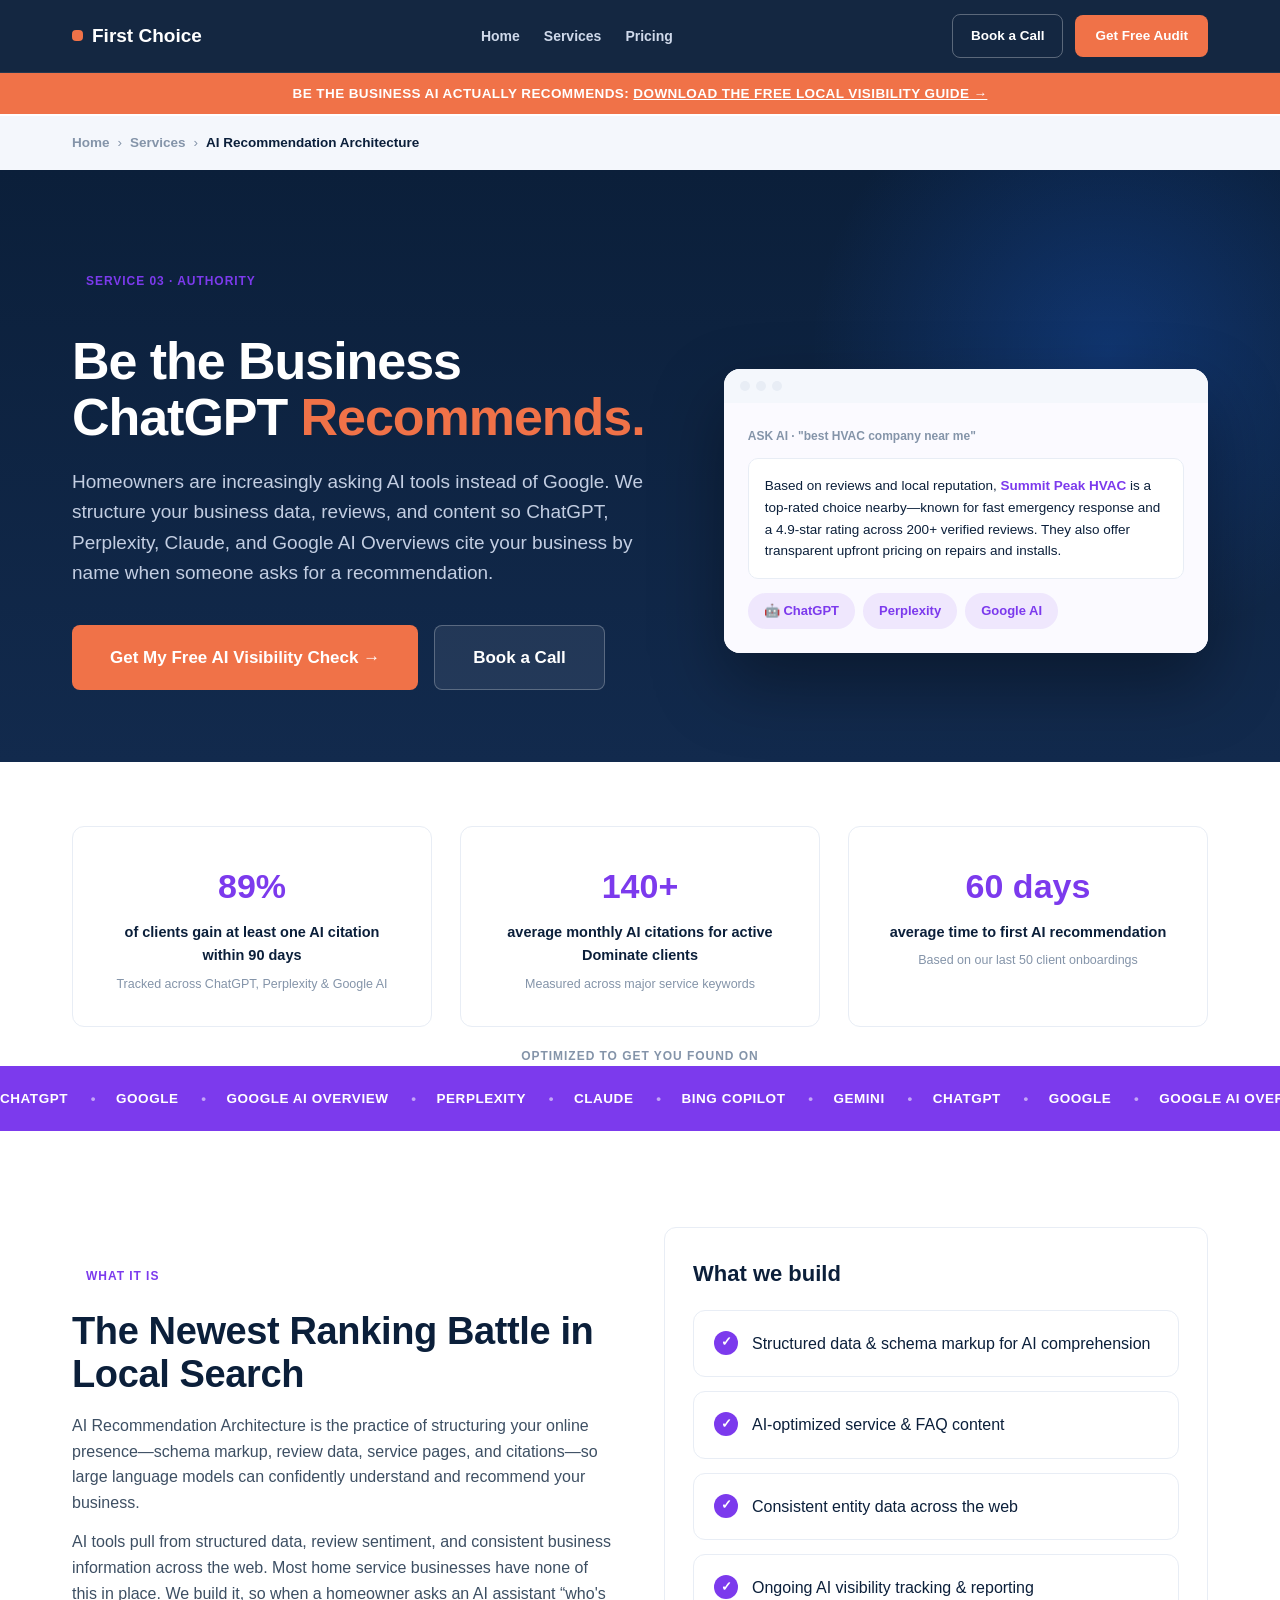
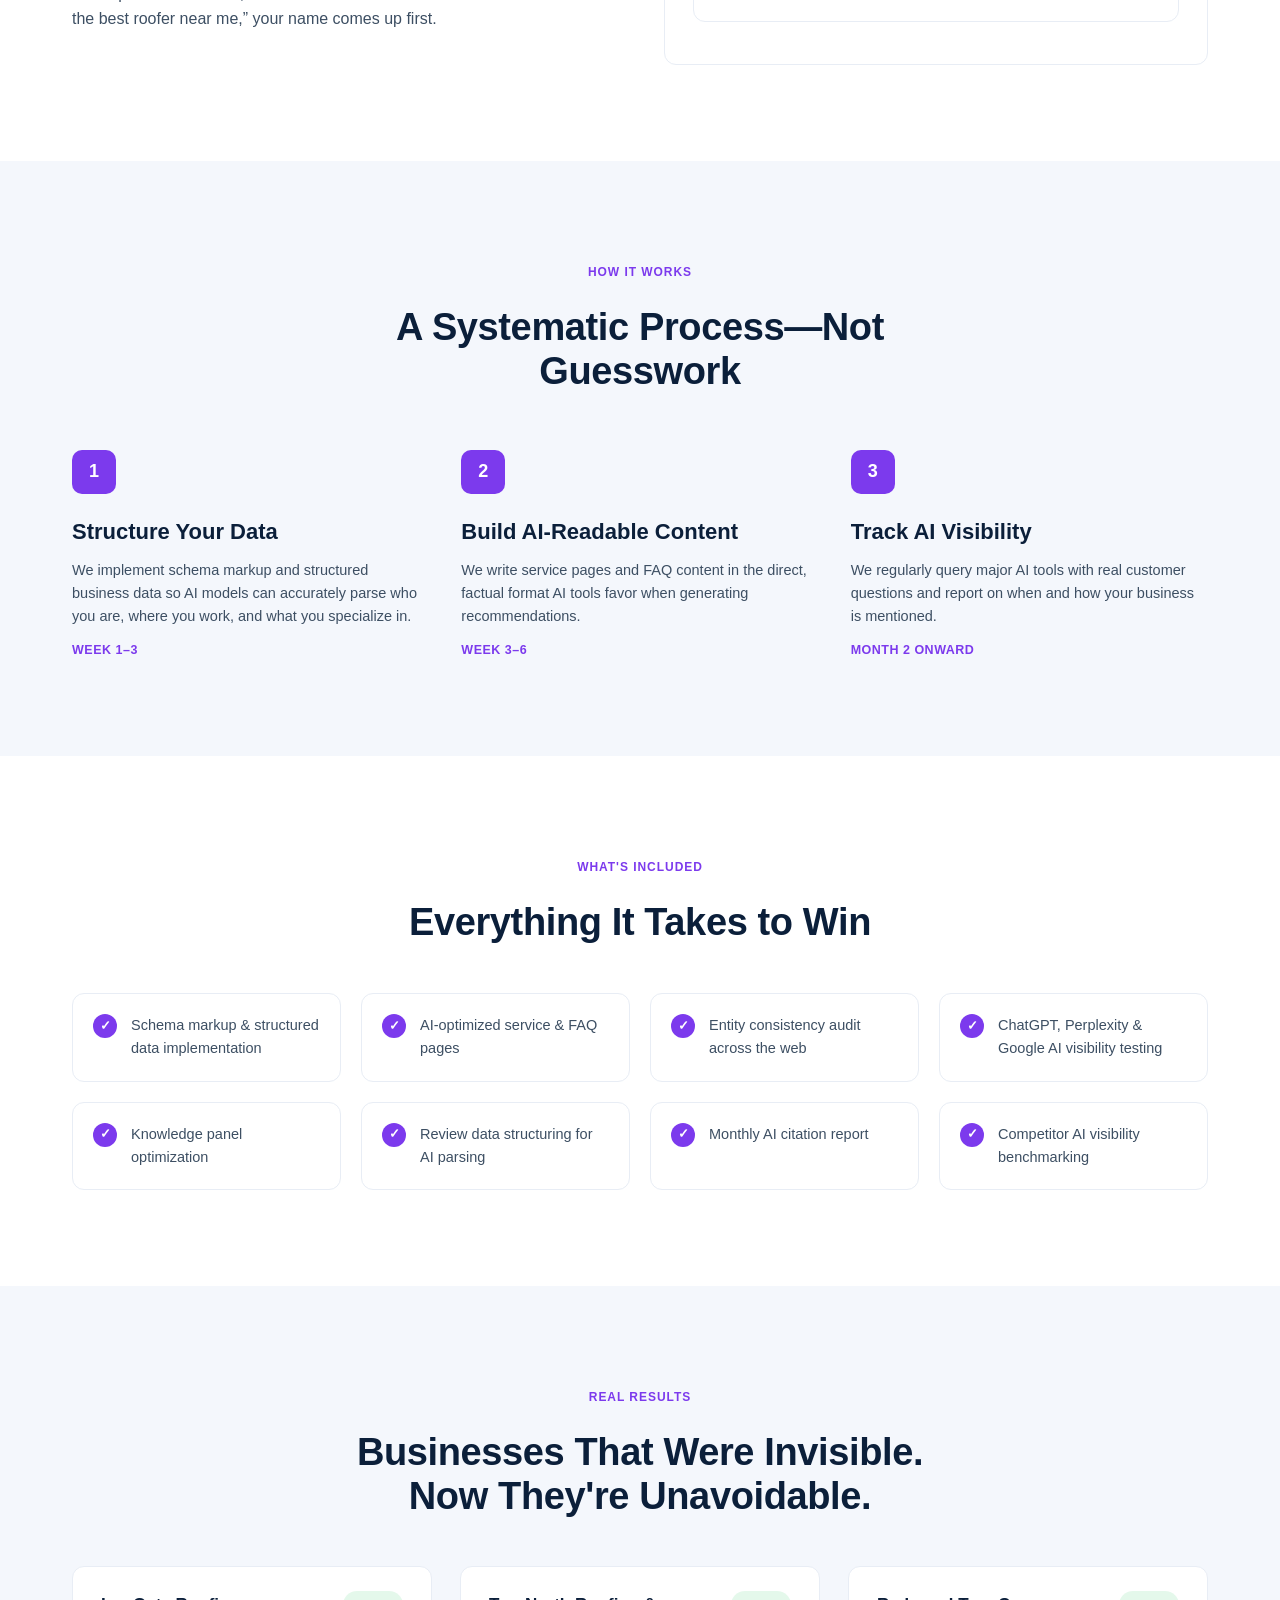
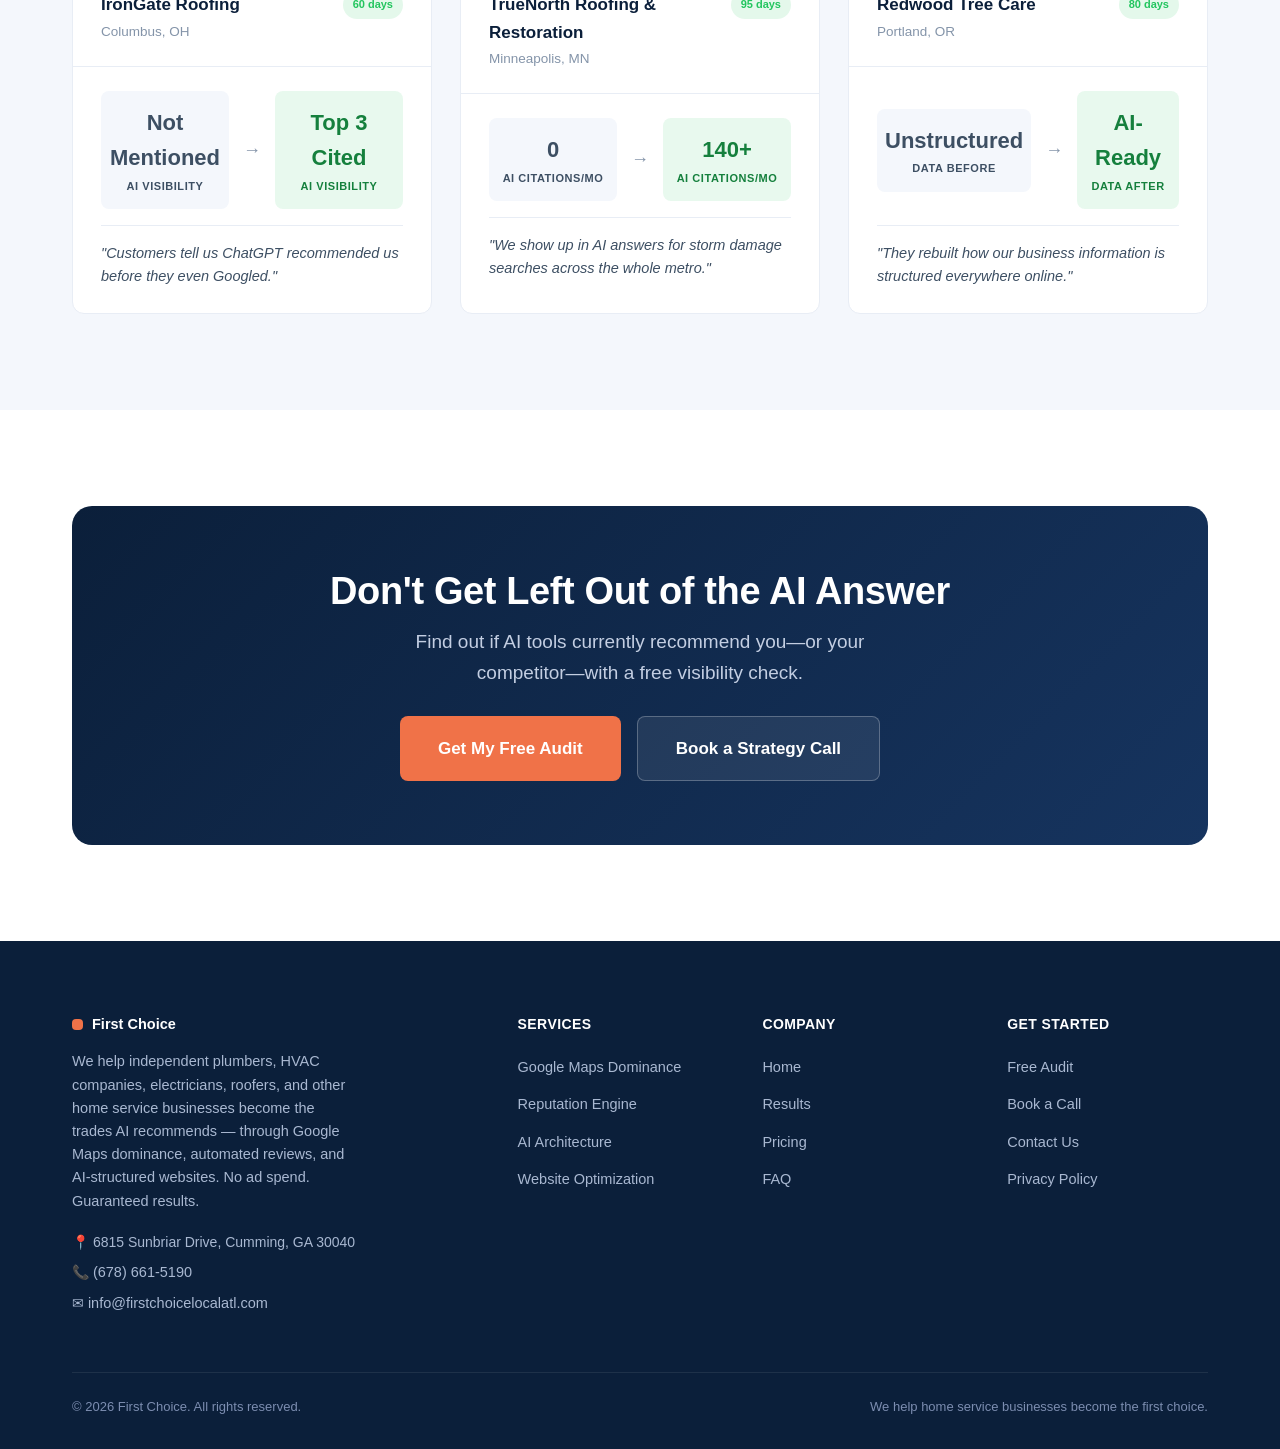
<file: service-ai.html>
<!DOCTYPE html>
<html lang="en">
<head>
<meta charset="UTF-8">
<meta name="viewport" content="width=device-width, initial-scale=1.0">
<title>AI Recommendation Architecture | First Choice Local SEO</title>
<meta name="description" content="Get recommended by ChatGPT, Perplexity, Claude and Google AI Overviews. AI search optimization built for home service businesses.">
<link rel="stylesheet" href="styles.css">
<!-- Google tag (gtag.js) -->
<script async src="https://www.googletagmanager.com/gtag/js?id=AW-16649773312"></script>
<script>
  window.dataLayer = window.dataLayer || [];
  function gtag(){dataLayer.push(arguments);}
  gtag('js', new Date());

  gtag('config', 'AW-16649773312');
</script>
</head>
<body>
<div id="site-header-mount" data-homepage="false"></div>
<div class="breadcrumb"><div class="wrap"><a href="index.html">Home</a><span class="sep">&rsaquo;</span><a href="services.html">Services</a><span class="sep">&rsaquo;</span><span class="current">AI Recommendation Architecture</span></div></div>
<section class="hero" style="padding:64px 0 72px">
  <div class="wrap">
    <span class="eyebrow" style="background:var(--ai)22;color:var(--ai);margin-top:32px">Service 03 &middot; Authority</span>
    <div class="hero-grid" style="margin-top:18px">
      <div>
        <h1>Be the Business ChatGPT <em>Recommends.</em></h1>
        <p class="lead">Homeowners are increasingly asking AI tools instead of Google. We structure your business data, reviews, and content so ChatGPT, Perplexity, Claude, and Google AI Overviews cite your business by name when someone asks for a recommendation.</p>
        <div class="hero-cta-row">
          <a href="audit.html" class="btn btn-primary btn-lg">Get My Free AI Visibility Check &rarr;</a>
          <a href="book-a-call.html" class="btn btn-lg btn-ghost-dark">Book a Call</a>
        </div>
      </div>
      <div><div class="mockup">
  <div class="mockup-bar"><span class="mockup-dot"></span><span class="mockup-dot"></span><span class="mockup-dot"></span></div>
  <div class="mockup-body" style="background:#fbfaff">
    <div style="font-size:12px;font-weight:700;color:var(--gray-500);margin-bottom:12px">ASK AI &middot; "best HVAC company near me"</div>
    <div style="background:#fff;border:1px solid var(--gray-200);border-radius:10px;padding:16px;font-size:13.5px;line-height:1.6;color:var(--navy)">
      Based on reviews and local reputation, <strong style="color:var(--ai)">Summit Peak HVAC</strong> is a top-rated choice nearby&mdash;known for fast emergency response and a 4.9-star rating across 200+ verified reviews. They also offer transparent upfront pricing on repairs and installs.
    </div>
    <div style="display:flex;gap:8px;margin-top:14px">
      <span class="pill" style="background:rgba(124,58,237,.1);color:var(--ai)">&#129302; ChatGPT</span>
      <span class="pill" style="background:rgba(124,58,237,.1);color:var(--ai)">Perplexity</span>
      <span class="pill" style="background:rgba(124,58,237,.1);color:var(--ai)">Google AI</span>
    </div>
  </div>
</div></div>
    </div>
  </div>
</section><section style="padding:64px 0 0">
  <div class="wrap grid-3"><div class="card" style="text-align:center">
      <div style="font-size:34px;font-weight:800;color:var(--ai)">89%</div>
      <div style="font-weight:700;margin-top:8px;font-size:14.5px">of clients gain at least one AI citation within 90 days</div>
      <div style="color:var(--gray-500);font-size:12.5px;margin-top:6px">Tracked across ChatGPT, Perplexity & Google AI</div>
    </div><div class="card" style="text-align:center">
      <div style="font-size:34px;font-weight:800;color:var(--ai)">140+</div>
      <div style="font-weight:700;margin-top:8px;font-size:14.5px">average monthly AI citations for active Dominate clients</div>
      <div style="color:var(--gray-500);font-size:12.5px;margin-top:6px">Measured across major service keywords</div>
    </div><div class="card" style="text-align:center">
      <div style="font-size:34px;font-weight:800;color:var(--ai)">60 days</div>
      <div style="font-weight:700;margin-top:8px;font-size:14.5px">average time to first AI recommendation</div>
      <div style="color:var(--gray-500);font-size:12.5px;margin-top:6px">Based on our last 50 client onboardings</div>
    </div></div>
</section>
<div class="marquee-label">Optimized to Get You Found On</div>
<div class="marquee marquee-ai">
  <div class="marquee-track marquee-ai-track">
    <span>ChatGPT</span><span>Google</span><span>Google AI Overview</span><span>Perplexity</span><span>Claude</span><span>Bing Copilot</span><span>Gemini</span>
    <span>ChatGPT</span><span>Google</span><span>Google AI Overview</span><span>Perplexity</span><span>Claude</span><span>Bing Copilot</span><span>Gemini</span>
  </div>
</div>
<section>
  <div class="wrap grid-2">
    <div>
      <span class="eyebrow" style="background:var(--ai)22;color:var(--ai)">What It Is</span>
      <h2>The Newest Ranking Battle in Local Search</h2>
      <p style='color:var(--gray-700);margin-top:16px'>AI Recommendation Architecture is the practice of structuring your online presence&mdash;schema markup, review data, service pages, and citations&mdash;so large language models can confidently understand and recommend your business.</p><p style='color:var(--gray-700);margin-top:14px'>AI tools pull from structured data, review sentiment, and consistent business information across the web. Most home service businesses have none of this in place. We build it, so when a homeowner asks an AI assistant &ldquo;who's the best roofer near me,&rdquo; your name comes up first.</p>
    </div>
    <div>
      <div class="card" style="padding:28px">
        <h3 style="margin-bottom:18px">What we build</h3>
        <div class="included-item" style="margin-bottom:14px"><span class="check" style="background:var(--ai)">&#10003;</span><div>Structured data &amp; schema markup for AI comprehension</div></div><div class="included-item" style="margin-bottom:14px"><span class="check" style="background:var(--ai)">&#10003;</span><div>AI-optimized service &amp; FAQ content</div></div><div class="included-item" style="margin-bottom:14px"><span class="check" style="background:var(--ai)">&#10003;</span><div>Consistent entity data across the web</div></div><div class="included-item" style="margin-bottom:14px"><span class="check" style="background:var(--ai)">&#10003;</span><div>Ongoing AI visibility tracking &amp; reporting</div></div>
      </div>
    </div>
  </div>
</section>
<section class="section-gray">
  <div class="wrap">
    <div class="center" style="max-width:640px;margin:0 auto 48px">
      <span class="eyebrow" style="background:var(--ai)22;color:var(--ai)">How It Works</span>
      <h2>A Systematic Process&mdash;Not Guesswork</h2>
    </div>
    <div class="steps"><div class="step">
      <div class="step-num" style="background:var(--ai)">1</div>
      <h3>Structure Your Data</h3>
      <p style="color:var(--gray-700);margin-top:10px;font-size:14.5px">We implement schema markup and structured business data so AI models can accurately parse who you are, where you work, and what you specialize in.</p>
      <div style="margin-top:12px;font-size:12.5px;font-weight:800;color:var(--ai);text-transform:uppercase;letter-spacing:.04em">Week 1&ndash;3</div>
    </div><div class="step">
      <div class="step-num" style="background:var(--ai)">2</div>
      <h3>Build AI-Readable Content</h3>
      <p style="color:var(--gray-700);margin-top:10px;font-size:14.5px">We write service pages and FAQ content in the direct, factual format AI tools favor when generating recommendations.</p>
      <div style="margin-top:12px;font-size:12.5px;font-weight:800;color:var(--ai);text-transform:uppercase;letter-spacing:.04em">Week 3&ndash;6</div>
    </div><div class="step">
      <div class="step-num" style="background:var(--ai)">3</div>
      <h3>Track AI Visibility</h3>
      <p style="color:var(--gray-700);margin-top:10px;font-size:14.5px">We regularly query major AI tools with real customer questions and report on when and how your business is mentioned.</p>
      <div style="margin-top:12px;font-size:12.5px;font-weight:800;color:var(--ai);text-transform:uppercase;letter-spacing:.04em">Month 2 onward</div>
    </div></div>
  </div>
</section>
<section>
  <div class="wrap">
    <div class="center" style="max-width:640px;margin:0 auto 48px">
      <span class="eyebrow" style="background:var(--ai)22;color:var(--ai)">What's Included</span>
      <h2>Everything It Takes to Win</h2>
    </div>
    <div class="included-grid"><div class="included-item"><span class="check" style="background:var(--ai)">&#10003;</span><div style="font-size:14.5px;color:var(--gray-700)">Schema markup &amp; structured data implementation</div></div><div class="included-item"><span class="check" style="background:var(--ai)">&#10003;</span><div style="font-size:14.5px;color:var(--gray-700)">AI-optimized service &amp; FAQ pages</div></div><div class="included-item"><span class="check" style="background:var(--ai)">&#10003;</span><div style="font-size:14.5px;color:var(--gray-700)">Entity consistency audit across the web</div></div><div class="included-item"><span class="check" style="background:var(--ai)">&#10003;</span><div style="font-size:14.5px;color:var(--gray-700)">ChatGPT, Perplexity &amp; Google AI visibility testing</div></div><div class="included-item"><span class="check" style="background:var(--ai)">&#10003;</span><div style="font-size:14.5px;color:var(--gray-700)">Knowledge panel optimization</div></div><div class="included-item"><span class="check" style="background:var(--ai)">&#10003;</span><div style="font-size:14.5px;color:var(--gray-700)">Review data structuring for AI parsing</div></div><div class="included-item"><span class="check" style="background:var(--ai)">&#10003;</span><div style="font-size:14.5px;color:var(--gray-700)">Monthly AI citation report</div></div><div class="included-item"><span class="check" style="background:var(--ai)">&#10003;</span><div style="font-size:14.5px;color:var(--gray-700)">Competitor AI visibility benchmarking</div></div></div>
  </div>
</section>
<section class="section-gray">
  <div class="wrap">
    <div class="center" style="max-width:640px;margin:0 auto 48px">
      <span class="eyebrow" style="background:var(--ai)22;color:var(--ai)">Real Results</span>
      <h2>Businesses That Were Invisible. Now They're Unavoidable.</h2>
    </div>
    <div class="grid-3"><div class="case-card">
        <div class="case-head">
          <div><div class="case-biz">IronGate Roofing</div><div class="case-loc">Columbus, OH</div></div>
          <span class="case-days">60 days</span>
        </div>
        <div class="case-body">
          <div class="ba-row">
            <div class="ba-box ba-before"><div class="ba-num">Not Mentioned</div><div class="ba-label">AI Visibility</div></div>
            <div class="ba-arrow">&rarr;</div>
            <div class="ba-box ba-after"><div class="ba-num">Top 3 Cited</div><div class="ba-label">AI Visibility</div></div>
          </div>
          <p class="case-quote">"Customers tell us ChatGPT recommended us before they even Googled."</p>
        </div>
      </div><div class="case-card">
        <div class="case-head">
          <div><div class="case-biz">TrueNorth Roofing & Restoration</div><div class="case-loc">Minneapolis, MN</div></div>
          <span class="case-days">95 days</span>
        </div>
        <div class="case-body">
          <div class="ba-row">
            <div class="ba-box ba-before"><div class="ba-num">0</div><div class="ba-label">AI Citations/mo</div></div>
            <div class="ba-arrow">&rarr;</div>
            <div class="ba-box ba-after"><div class="ba-num">140+</div><div class="ba-label">AI Citations/mo</div></div>
          </div>
          <p class="case-quote">"We show up in AI answers for storm damage searches across the whole metro."</p>
        </div>
      </div><div class="case-card">
        <div class="case-head">
          <div><div class="case-biz">Redwood Tree Care</div><div class="case-loc">Portland, OR</div></div>
          <span class="case-days">80 days</span>
        </div>
        <div class="case-body">
          <div class="ba-row">
            <div class="ba-box ba-before"><div class="ba-num">Unstructured</div><div class="ba-label">Data Before</div></div>
            <div class="ba-arrow">&rarr;</div>
            <div class="ba-box ba-after"><div class="ba-num">AI-Ready</div><div class="ba-label">Data After</div></div>
          </div>
          <p class="case-quote">"They rebuilt how our business information is structured everywhere online."</p>
        </div>
      </div></div>
  </div>
</section>
<section>
  <div class="wrap">
    <div style="background:linear-gradient(135deg,var(--navy),#16345f);border-radius:20px;padding:64px 48px;text-align:center;color:#fff">
      <h2 style="color:#fff">Don't Get Left Out of the AI Answer</h2>
      <p class="lead" style="color:#c3cee2;max-width:540px;margin:14px auto 0">Find out if AI tools currently recommend you&mdash;or your competitor&mdash;with a free visibility check.</p>
      <div class="hero-cta-row" style="justify-content:center;margin-top:28px">
        <a href="audit.html" class="btn btn-primary btn-lg">Get My Free Audit</a>
        <a href="book-a-call.html" class="btn btn-lg btn-ghost-dark">Book a Strategy Call</a>
      </div>
    </div>
  </div>
</section>
<div id="site-footer-mount"></div>
<script src="site.js"></script>
</body>
</html>
</file>
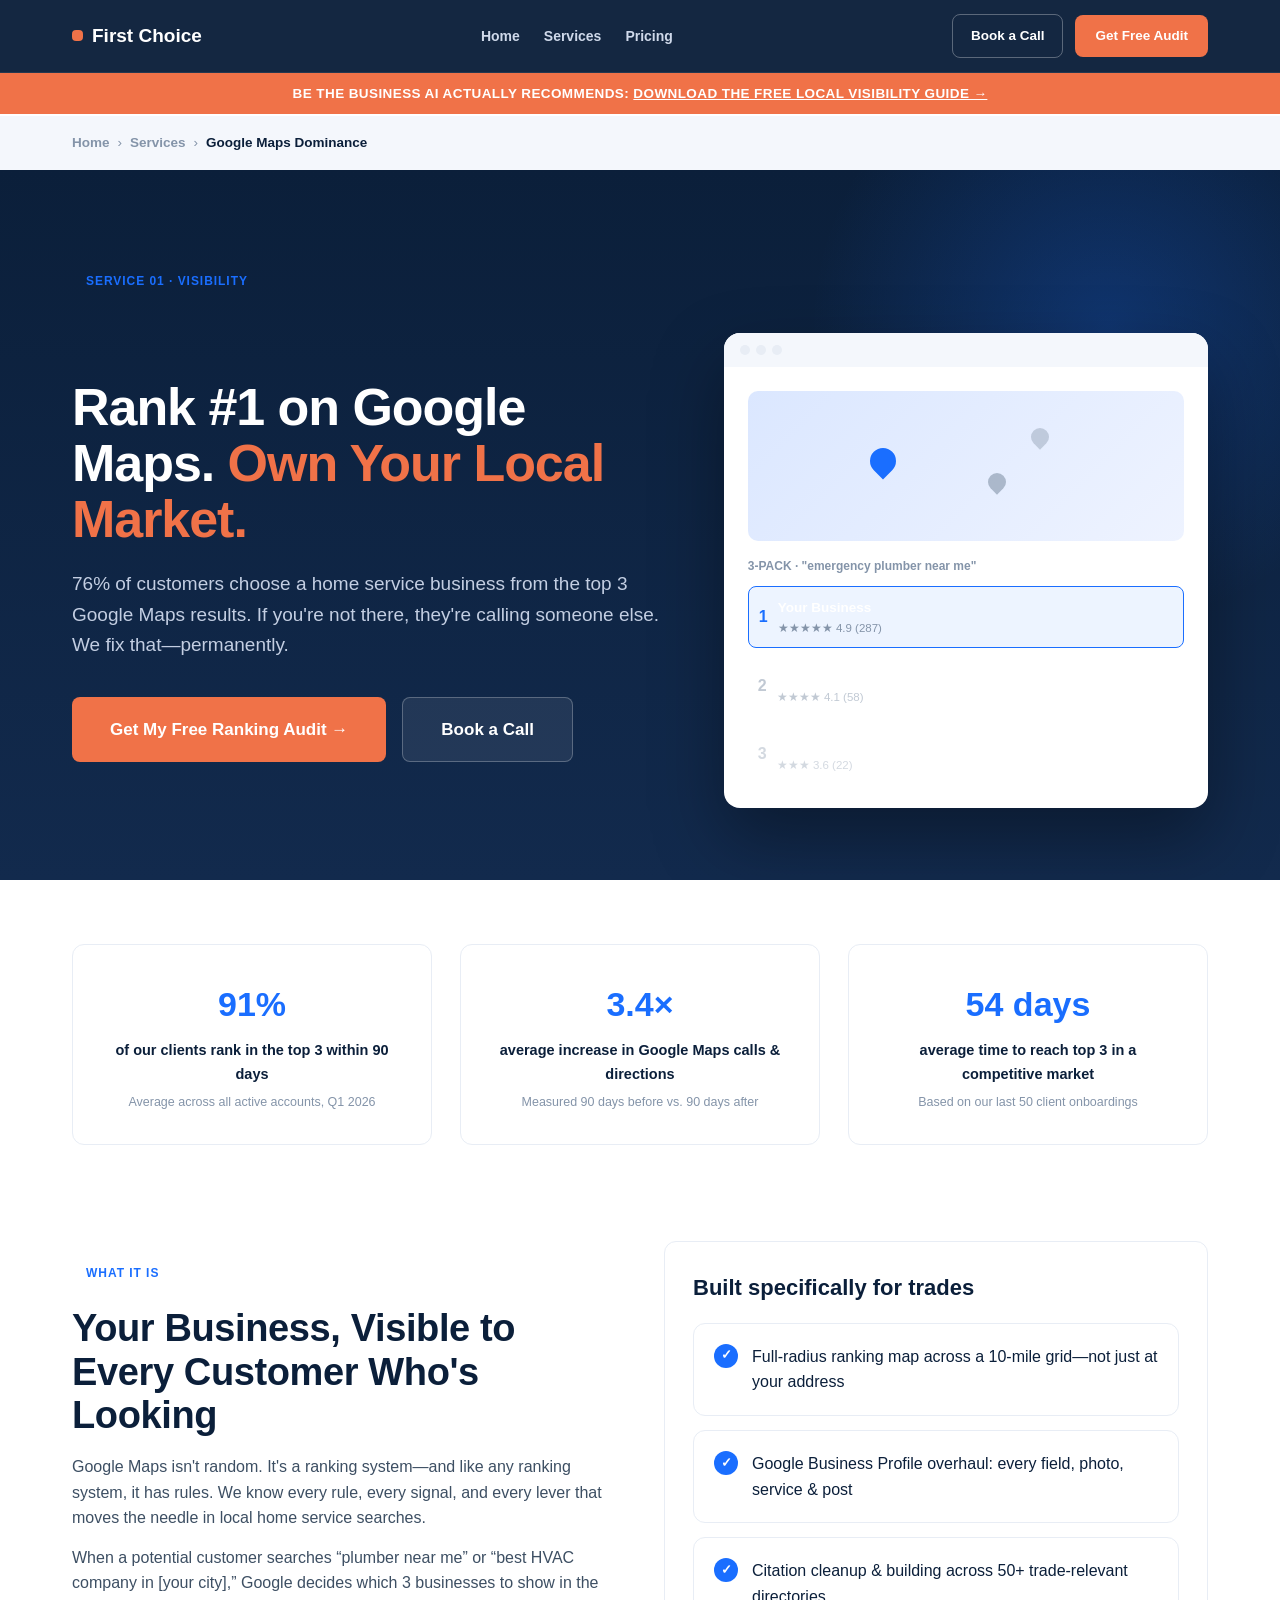
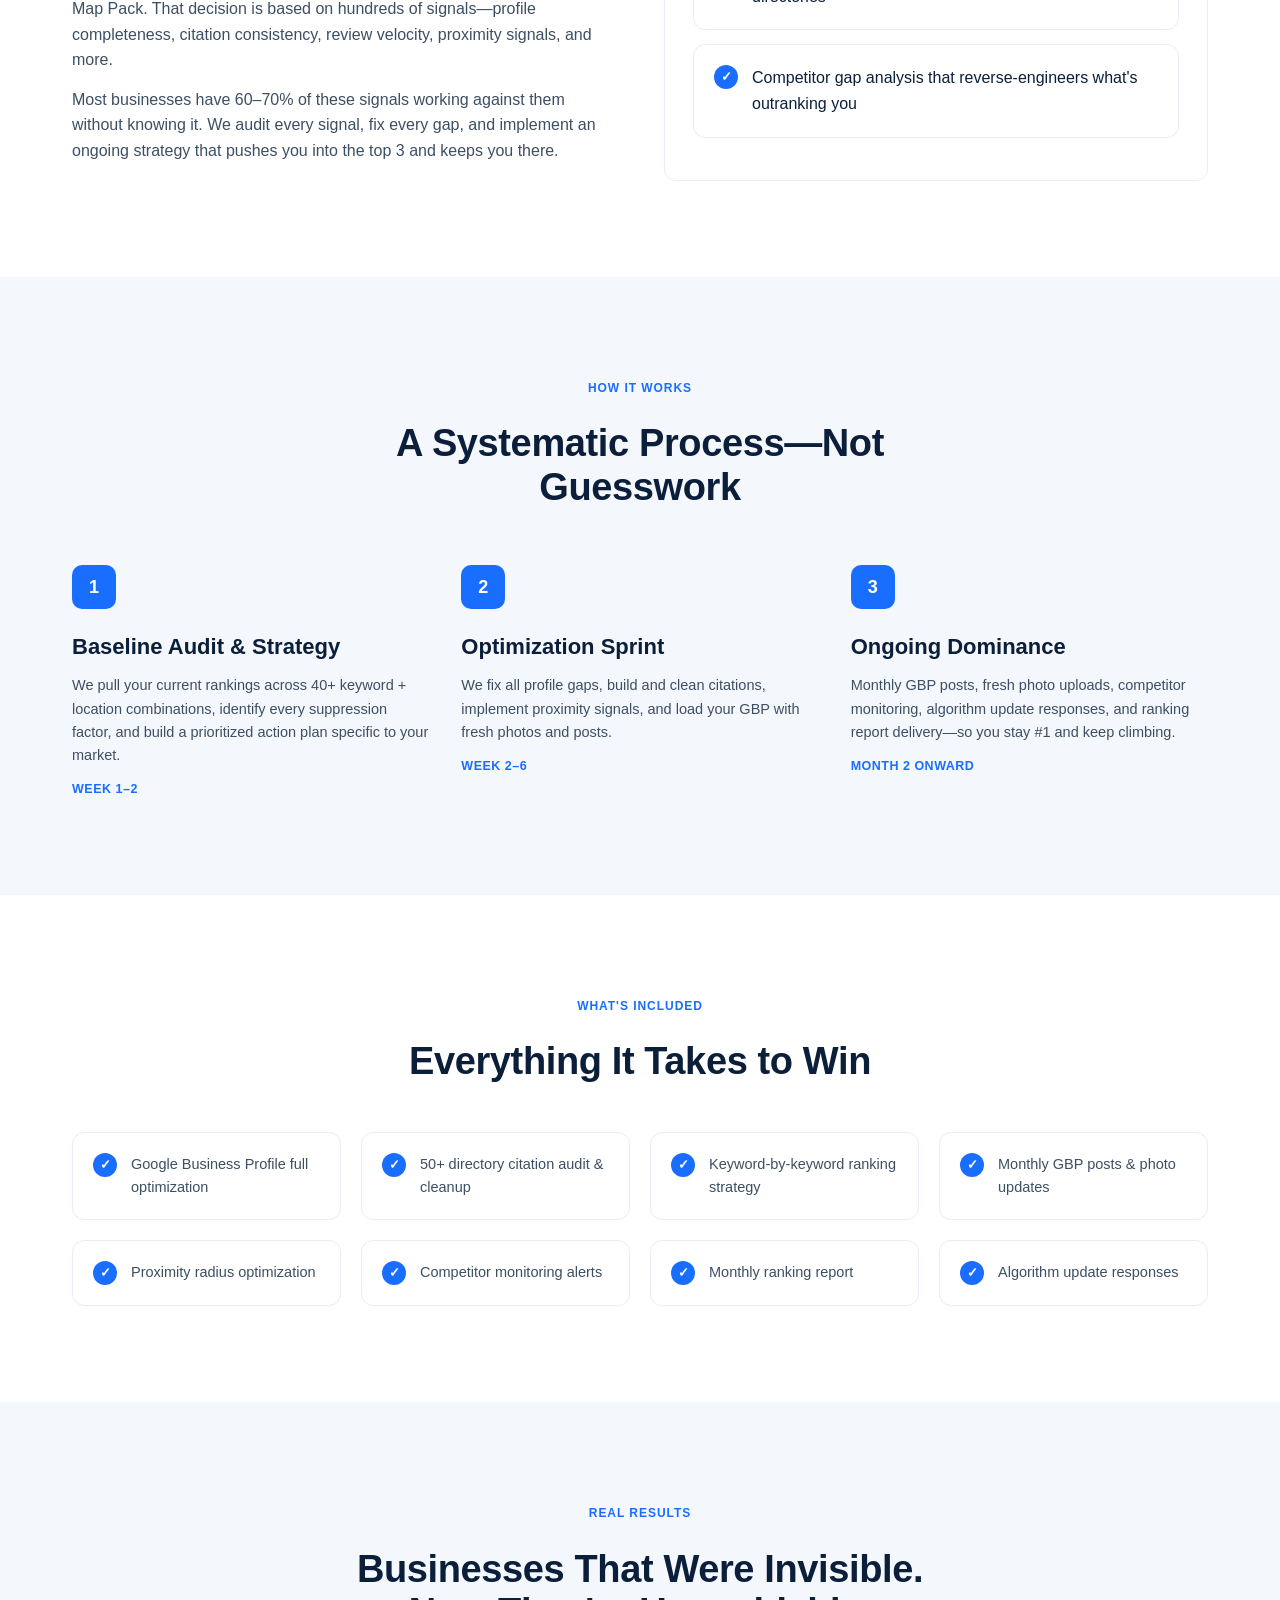
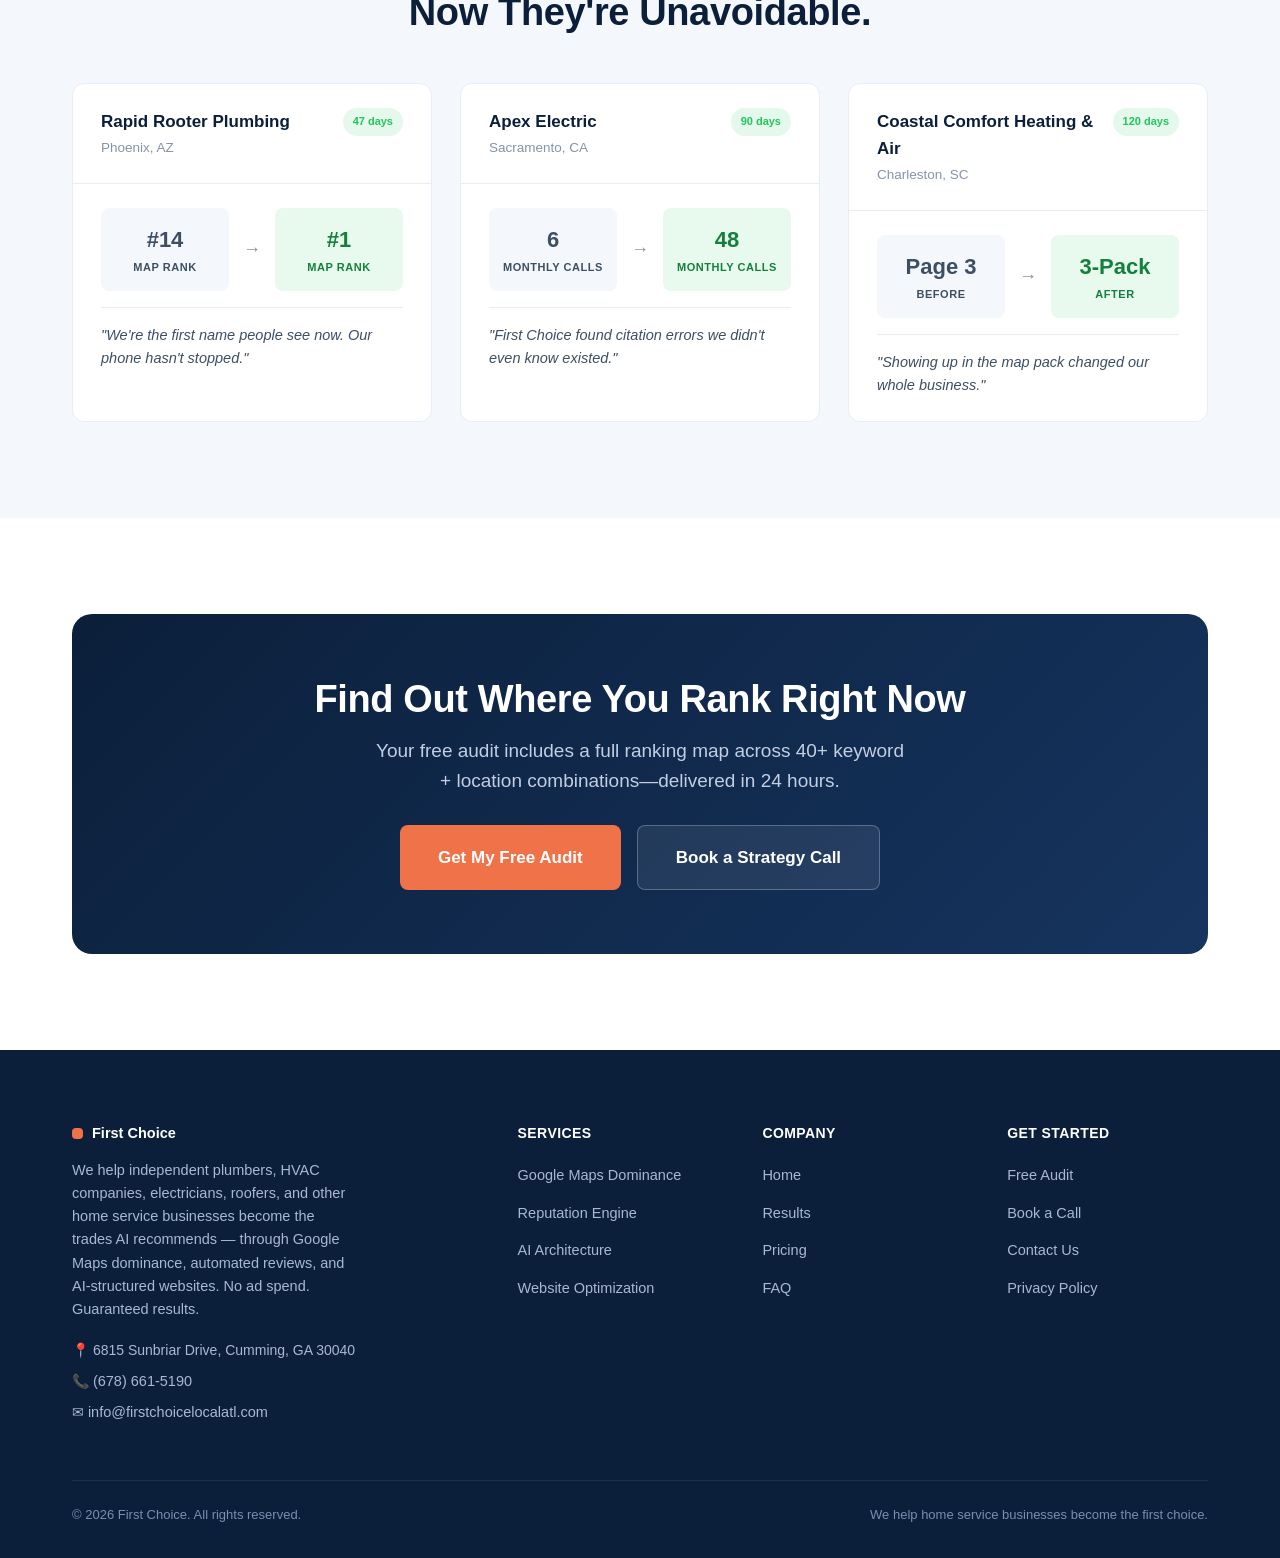
<file: service-maps.html>
<!DOCTYPE html>
<html lang="en">
<head>
<meta charset="UTF-8">
<meta name="viewport" content="width=device-width, initial-scale=1.0">
<title>Google Maps Dominance | First Choice Local SEO</title>
<meta name="description" content="Rank in the Google 3-pack for the searches that turn into booked jobs. Google Business Profile optimization and local citations built for home service trades.">
<link rel="stylesheet" href="styles.css">
<!-- Google tag (gtag.js) -->
<script async src="https://www.googletagmanager.com/gtag/js?id=AW-16649773312"></script>
<script>
  window.dataLayer = window.dataLayer || [];
  function gtag(){dataLayer.push(arguments);}
  gtag('js', new Date());

  gtag('config', 'AW-16649773312');
</script>
</head>
<body>
<div id="site-header-mount" data-homepage="false"></div>
<div class="breadcrumb"><div class="wrap"><a href="index.html">Home</a><span class="sep">&rsaquo;</span><a href="services.html">Services</a><span class="sep">&rsaquo;</span><span class="current">Google Maps Dominance</span></div></div>
<section class="hero" style="padding:64px 0 72px">
  <div class="wrap">
    <span class="eyebrow" style="background:var(--maps)22;color:var(--maps);margin-top:32px">Service 01 &middot; Visibility</span>
    <div class="hero-grid" style="margin-top:18px">
      <div>
        <h1>Rank #1 on Google Maps. <em>Own Your Local Market.</em></h1>
        <p class="lead">76% of customers choose a home service business from the top 3 Google Maps results. If you're not there, they're calling someone else. We fix that&mdash;permanently.</p>
        <div class="hero-cta-row">
          <a href="audit.html" class="btn btn-primary btn-lg">Get My Free Ranking Audit &rarr;</a>
          <a href="book-a-call.html" class="btn btn-lg btn-ghost-dark">Book a Call</a>
        </div>
      </div>
      <div><div class="mockup">
  <div class="mockup-bar"><span class="mockup-dot"></span><span class="mockup-dot"></span><span class="mockup-dot"></span></div>
  <div class="mockup-body">
    <div style="height:150px;background:linear-gradient(135deg,#dbe7ff,#eef3ff);border-radius:10px;position:relative;margin-bottom:16px;overflow:hidden">
      <div style="position:absolute;top:38%;left:28%;width:26px;height:26px;background:var(--maps);border-radius:50% 50% 50% 0;transform:rotate(-45deg)"></div>
      <div style="position:absolute;top:55%;left:55%;width:18px;height:18px;background:var(--gray-500);border-radius:50% 50% 50% 0;transform:rotate(-45deg);opacity:.6"></div>
      <div style="position:absolute;top:25%;left:65%;width:18px;height:18px;background:var(--gray-500);border-radius:50% 50% 50% 0;transform:rotate(-45deg);opacity:.4"></div>
    </div>
    <div style="font-size:12px;font-weight:700;color:var(--gray-500);margin-bottom:10px">3-PACK &middot; "emergency plumber near me"</div>
    <div style="display:flex;flex-direction:column;gap:8px">
      <div style="display:flex;gap:10px;align-items:center;padding:10px;border-radius:8px;background:rgba(26,110,255,.08);border:1.5px solid var(--maps)">
        <span style="font-weight:800;color:var(--maps)">1</span>
        <div style="flex:1"><div style="font-weight:700;font-size:13.5px">Your Business</div><div style="font-size:11.5px;color:var(--gray-500)">&#9733;&#9733;&#9733;&#9733;&#9733; 4.9 (287)</div></div>
      </div>
      <div style="display:flex;gap:10px;align-items:center;padding:10px;opacity:.5">
        <span style="font-weight:800;color:var(--gray-500)">2</span>
        <div style="flex:1"><div style="font-weight:600;font-size:13.5px">Roto-Rooter Plumbing</div><div style="font-size:11.5px;color:var(--gray-500)">&#9733;&#9733;&#9733;&#9733; 4.1 (58)</div></div>
      </div>
      <div style="display:flex;gap:10px;align-items:center;padding:10px;opacity:.35">
        <span style="font-weight:800;color:var(--gray-500)">3</span>
        <div style="flex:1"><div style="font-weight:600;font-size:13.5px">ARS/Rescue Rooter</div><div style="font-size:11.5px;color:var(--gray-500)">&#9733;&#9733;&#9733; 3.6 (22)</div></div>
      </div>
    </div>
  </div>
</div></div>
    </div>
  </div>
</section><section style="padding:64px 0 0">
  <div class="wrap grid-3"><div class="card" style="text-align:center">
      <div style="font-size:34px;font-weight:800;color:var(--maps)">91%</div>
      <div style="font-weight:700;margin-top:8px;font-size:14.5px">of our clients rank in the top 3 within 90 days</div>
      <div style="color:var(--gray-500);font-size:12.5px;margin-top:6px">Average across all active accounts, Q1 2026</div>
    </div><div class="card" style="text-align:center">
      <div style="font-size:34px;font-weight:800;color:var(--maps)">3.4×</div>
      <div style="font-weight:700;margin-top:8px;font-size:14.5px">average increase in Google Maps calls & directions</div>
      <div style="color:var(--gray-500);font-size:12.5px;margin-top:6px">Measured 90 days before vs. 90 days after</div>
    </div><div class="card" style="text-align:center">
      <div style="font-size:34px;font-weight:800;color:var(--maps)">54 days</div>
      <div style="font-weight:700;margin-top:8px;font-size:14.5px">average time to reach top 3 in a competitive market</div>
      <div style="color:var(--gray-500);font-size:12.5px;margin-top:6px">Based on our last 50 client onboardings</div>
    </div></div>
</section>
<section>
  <div class="wrap grid-2">
    <div>
      <span class="eyebrow" style="background:var(--maps)22;color:var(--maps)">What It Is</span>
      <h2>Your Business, Visible to Every Customer Who's Looking</h2>
      <p style='color:var(--gray-700);margin-top:16px'>Google Maps isn't random. It's a ranking system&mdash;and like any ranking system, it has rules. We know every rule, every signal, and every lever that moves the needle in local home service searches.</p><p style='color:var(--gray-700);margin-top:14px'>When a potential customer searches &ldquo;plumber near me&rdquo; or &ldquo;best HVAC company in [your city],&rdquo; Google decides which 3 businesses to show in the Map Pack. That decision is based on hundreds of signals&mdash;profile completeness, citation consistency, review velocity, proximity signals, and more.</p><p style='color:var(--gray-700);margin-top:14px'>Most businesses have 60&ndash;70% of these signals working against them without knowing it. We audit every signal, fix every gap, and implement an ongoing strategy that pushes you into the top 3 and keeps you there.</p>
    </div>
    <div>
      <div class="card" style="padding:28px">
        <h3 style="margin-bottom:18px">Built specifically for trades</h3>
        <div class="included-item" style="margin-bottom:14px"><span class="check" style="background:var(--maps)">&#10003;</span><div>Full-radius ranking map across a 10-mile grid&mdash;not just at your address</div></div><div class="included-item" style="margin-bottom:14px"><span class="check" style="background:var(--maps)">&#10003;</span><div>Google Business Profile overhaul: every field, photo, service &amp; post</div></div><div class="included-item" style="margin-bottom:14px"><span class="check" style="background:var(--maps)">&#10003;</span><div>Citation cleanup &amp; building across 50+ trade-relevant directories</div></div><div class="included-item" style="margin-bottom:14px"><span class="check" style="background:var(--maps)">&#10003;</span><div>Competitor gap analysis that reverse-engineers what's outranking you</div></div>
      </div>
    </div>
  </div>
</section>
<section class="section-gray">
  <div class="wrap">
    <div class="center" style="max-width:640px;margin:0 auto 48px">
      <span class="eyebrow" style="background:var(--maps)22;color:var(--maps)">How It Works</span>
      <h2>A Systematic Process&mdash;Not Guesswork</h2>
    </div>
    <div class="steps"><div class="step">
      <div class="step-num" style="background:var(--maps)">1</div>
      <h3>Baseline Audit &amp; Strategy</h3>
      <p style="color:var(--gray-700);margin-top:10px;font-size:14.5px">We pull your current rankings across 40+ keyword + location combinations, identify every suppression factor, and build a prioritized action plan specific to your market.</p>
      <div style="margin-top:12px;font-size:12.5px;font-weight:800;color:var(--maps);text-transform:uppercase;letter-spacing:.04em">Week 1&ndash;2</div>
    </div><div class="step">
      <div class="step-num" style="background:var(--maps)">2</div>
      <h3>Optimization Sprint</h3>
      <p style="color:var(--gray-700);margin-top:10px;font-size:14.5px">We fix all profile gaps, build and clean citations, implement proximity signals, and load your GBP with fresh photos and posts.</p>
      <div style="margin-top:12px;font-size:12.5px;font-weight:800;color:var(--maps);text-transform:uppercase;letter-spacing:.04em">Week 2&ndash;6</div>
    </div><div class="step">
      <div class="step-num" style="background:var(--maps)">3</div>
      <h3>Ongoing Dominance</h3>
      <p style="color:var(--gray-700);margin-top:10px;font-size:14.5px">Monthly GBP posts, fresh photo uploads, competitor monitoring, algorithm update responses, and ranking report delivery&mdash;so you stay #1 and keep climbing.</p>
      <div style="margin-top:12px;font-size:12.5px;font-weight:800;color:var(--maps);text-transform:uppercase;letter-spacing:.04em">Month 2 onward</div>
    </div></div>
  </div>
</section>
<section>
  <div class="wrap">
    <div class="center" style="max-width:640px;margin:0 auto 48px">
      <span class="eyebrow" style="background:var(--maps)22;color:var(--maps)">What's Included</span>
      <h2>Everything It Takes to Win</h2>
    </div>
    <div class="included-grid"><div class="included-item"><span class="check" style="background:var(--maps)">&#10003;</span><div style="font-size:14.5px;color:var(--gray-700)">Google Business Profile full optimization</div></div><div class="included-item"><span class="check" style="background:var(--maps)">&#10003;</span><div style="font-size:14.5px;color:var(--gray-700)">50+ directory citation audit &amp; cleanup</div></div><div class="included-item"><span class="check" style="background:var(--maps)">&#10003;</span><div style="font-size:14.5px;color:var(--gray-700)">Keyword-by-keyword ranking strategy</div></div><div class="included-item"><span class="check" style="background:var(--maps)">&#10003;</span><div style="font-size:14.5px;color:var(--gray-700)">Monthly GBP posts &amp; photo updates</div></div><div class="included-item"><span class="check" style="background:var(--maps)">&#10003;</span><div style="font-size:14.5px;color:var(--gray-700)">Proximity radius optimization</div></div><div class="included-item"><span class="check" style="background:var(--maps)">&#10003;</span><div style="font-size:14.5px;color:var(--gray-700)">Competitor monitoring alerts</div></div><div class="included-item"><span class="check" style="background:var(--maps)">&#10003;</span><div style="font-size:14.5px;color:var(--gray-700)">Monthly ranking report</div></div><div class="included-item"><span class="check" style="background:var(--maps)">&#10003;</span><div style="font-size:14.5px;color:var(--gray-700)">Algorithm update responses</div></div></div>
  </div>
</section>
<section class="section-gray">
  <div class="wrap">
    <div class="center" style="max-width:640px;margin:0 auto 48px">
      <span class="eyebrow" style="background:var(--maps)22;color:var(--maps)">Real Results</span>
      <h2>Businesses That Were Invisible. Now They're Unavoidable.</h2>
    </div>
    <div class="grid-3"><div class="case-card">
        <div class="case-head">
          <div><div class="case-biz">Rapid Rooter Plumbing</div><div class="case-loc">Phoenix, AZ</div></div>
          <span class="case-days">47 days</span>
        </div>
        <div class="case-body">
          <div class="ba-row">
            <div class="ba-box ba-before"><div class="ba-num">#14</div><div class="ba-label">Map Rank</div></div>
            <div class="ba-arrow">&rarr;</div>
            <div class="ba-box ba-after"><div class="ba-num">#1</div><div class="ba-label">Map Rank</div></div>
          </div>
          <p class="case-quote">"We're the first name people see now. Our phone hasn't stopped."</p>
        </div>
      </div><div class="case-card">
        <div class="case-head">
          <div><div class="case-biz">Apex Electric</div><div class="case-loc">Sacramento, CA</div></div>
          <span class="case-days">90 days</span>
        </div>
        <div class="case-body">
          <div class="ba-row">
            <div class="ba-box ba-before"><div class="ba-num">6</div><div class="ba-label">Monthly Calls</div></div>
            <div class="ba-arrow">&rarr;</div>
            <div class="ba-box ba-after"><div class="ba-num">48</div><div class="ba-label">Monthly Calls</div></div>
          </div>
          <p class="case-quote">"First Choice found citation errors we didn't even know existed."</p>
        </div>
      </div><div class="case-card">
        <div class="case-head">
          <div><div class="case-biz">Coastal Comfort Heating & Air</div><div class="case-loc">Charleston, SC</div></div>
          <span class="case-days">120 days</span>
        </div>
        <div class="case-body">
          <div class="ba-row">
            <div class="ba-box ba-before"><div class="ba-num">Page 3</div><div class="ba-label">Before</div></div>
            <div class="ba-arrow">&rarr;</div>
            <div class="ba-box ba-after"><div class="ba-num">3-Pack</div><div class="ba-label">After</div></div>
          </div>
          <p class="case-quote">"Showing up in the map pack changed our whole business."</p>
        </div>
      </div></div>
  </div>
</section>
<section>
  <div class="wrap">
    <div style="background:linear-gradient(135deg,var(--navy),#16345f);border-radius:20px;padding:64px 48px;text-align:center;color:#fff">
      <h2 style="color:#fff">Find Out Where You Rank Right Now</h2>
      <p class="lead" style="color:#c3cee2;max-width:540px;margin:14px auto 0">Your free audit includes a full ranking map across 40+ keyword + location combinations&mdash;delivered in 24 hours.</p>
      <div class="hero-cta-row" style="justify-content:center;margin-top:28px">
        <a href="audit.html" class="btn btn-primary btn-lg">Get My Free Audit</a>
        <a href="book-a-call.html" class="btn btn-lg btn-ghost-dark">Book a Strategy Call</a>
      </div>
    </div>
  </div>
</section>
<div id="site-footer-mount"></div>
<script src="site.js"></script>
</body>
</html>
</file>
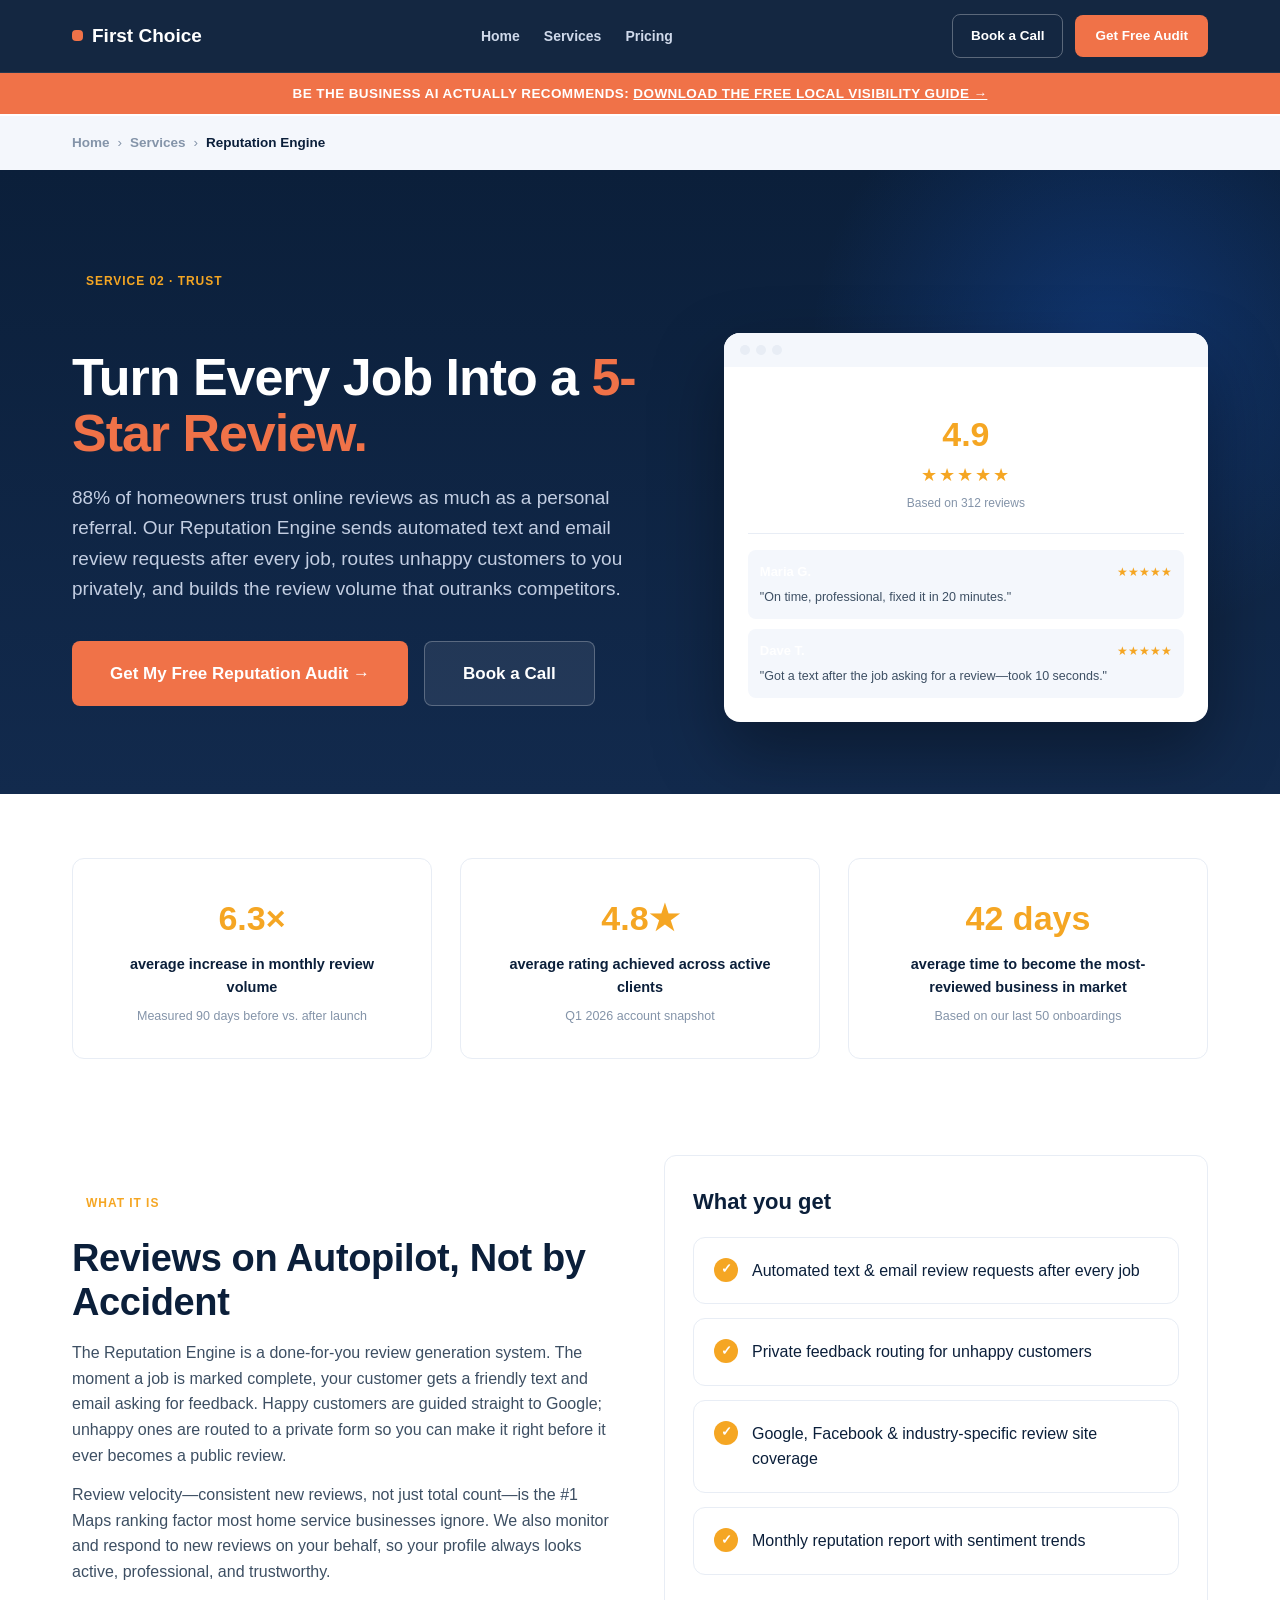
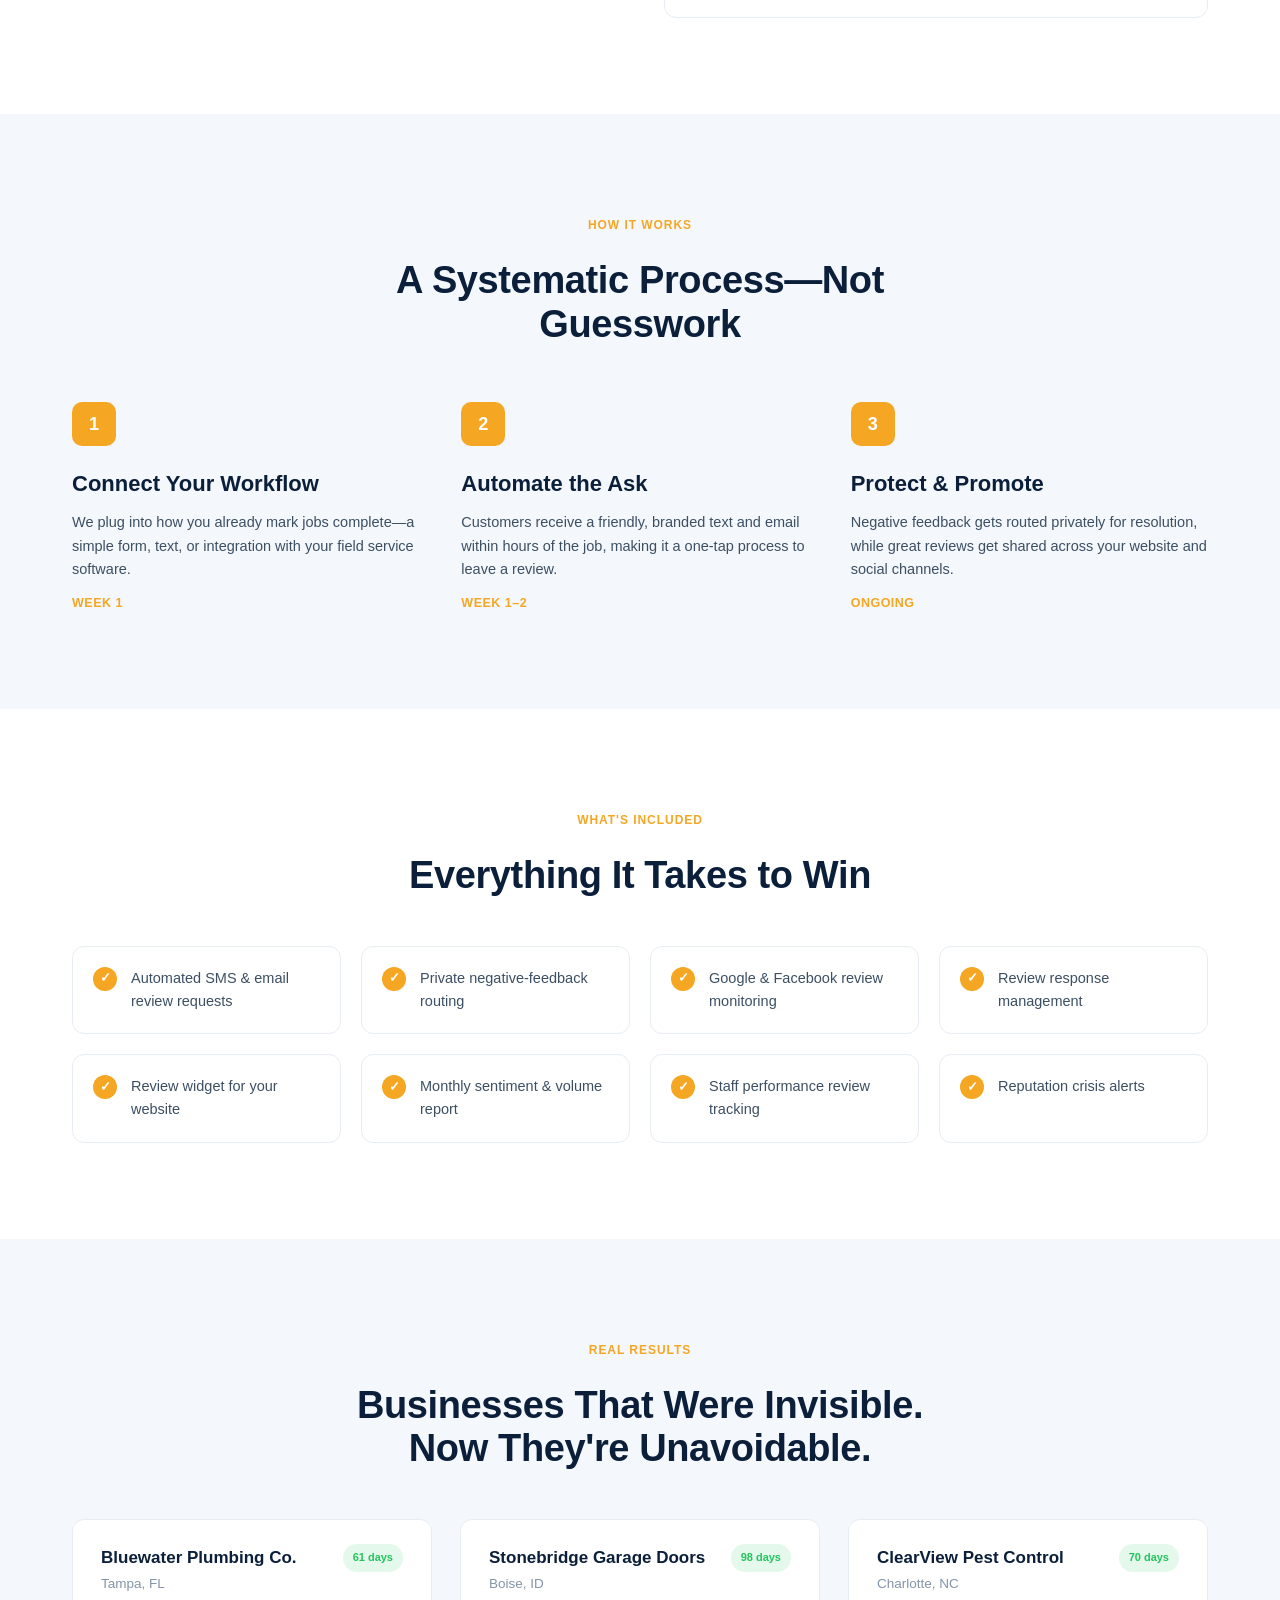
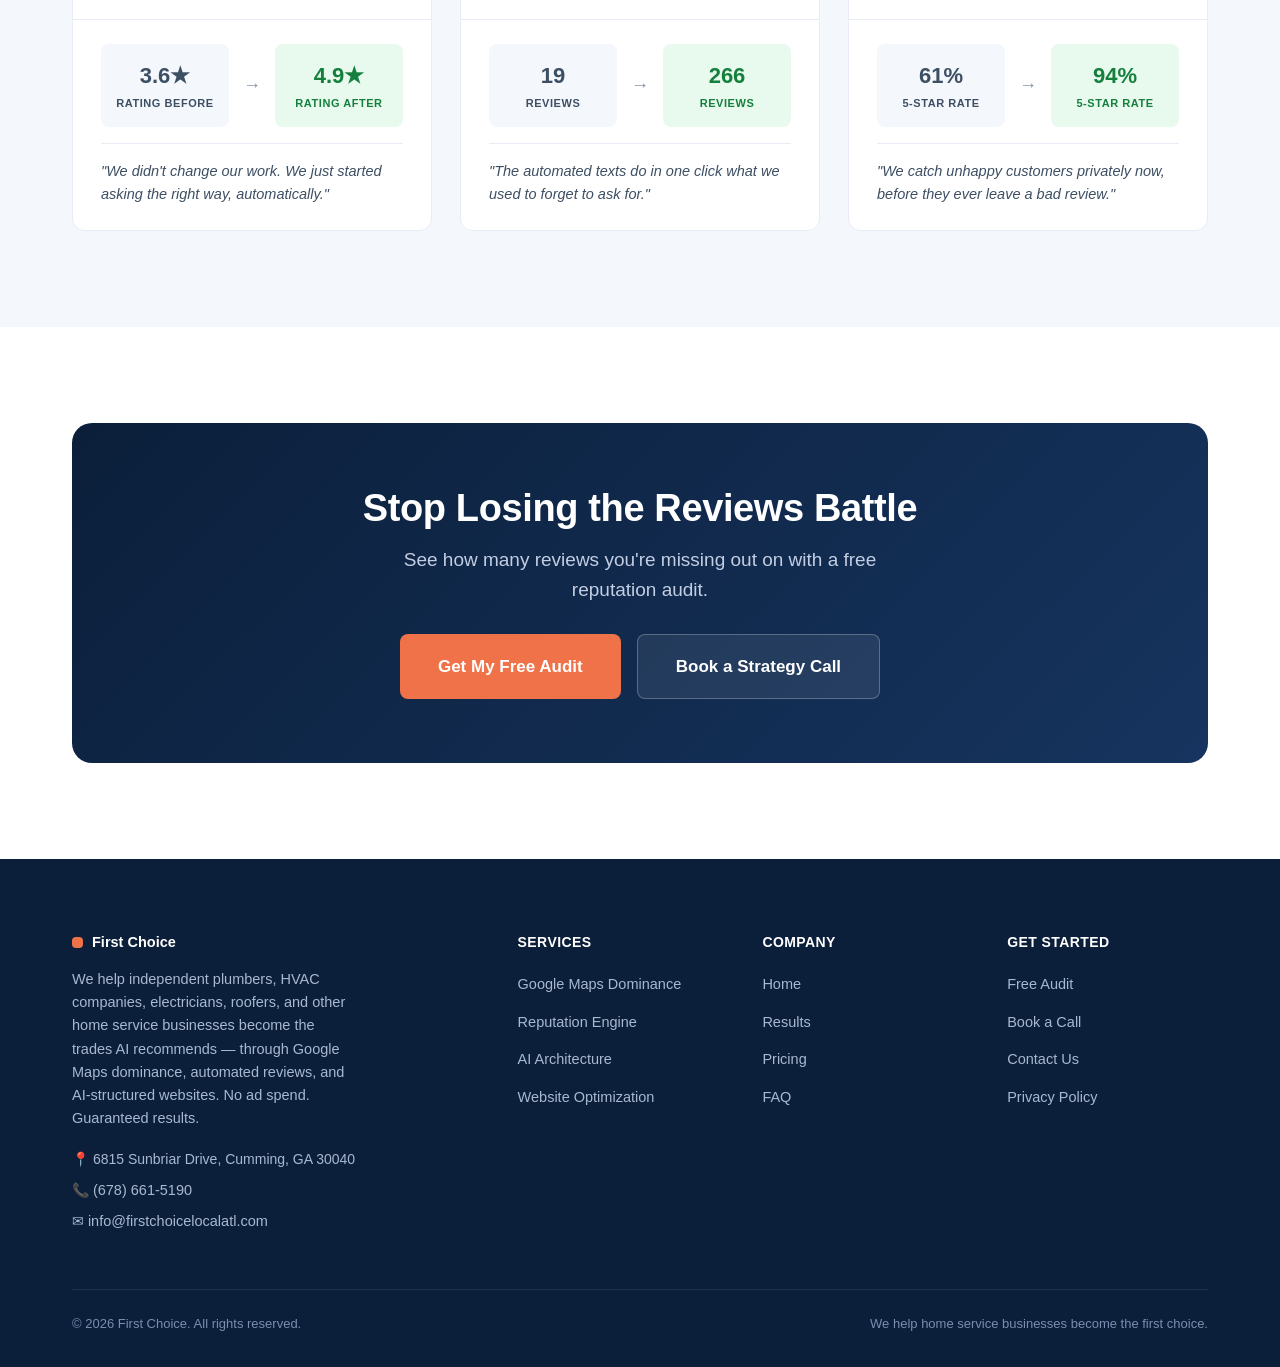
<file: service-reputation.html>
<!DOCTYPE html>
<html lang="en">
<head>
<meta charset="UTF-8">
<meta name="viewport" content="width=device-width, initial-scale=1.0">
<title>Reputation Engine | First Choice Local SEO</title>
<meta name="description" content="Automated review generation for home service businesses. Turn every completed job into a 5-star review with the Reputation Engine.">
<link rel="stylesheet" href="styles.css">
<!-- Google tag (gtag.js) -->
<script async src="https://www.googletagmanager.com/gtag/js?id=AW-16649773312"></script>
<script>
  window.dataLayer = window.dataLayer || [];
  function gtag(){dataLayer.push(arguments);}
  gtag('js', new Date());

  gtag('config', 'AW-16649773312');
</script>
</head>
<body>
<div id="site-header-mount" data-homepage="false"></div>
<div class="breadcrumb"><div class="wrap"><a href="index.html">Home</a><span class="sep">&rsaquo;</span><a href="services.html">Services</a><span class="sep">&rsaquo;</span><span class="current">Reputation Engine</span></div></div>
<section class="hero" style="padding:64px 0 72px">
  <div class="wrap">
    <span class="eyebrow" style="background:var(--reputation)22;color:var(--reputation);margin-top:32px">Service 02 &middot; Trust</span>
    <div class="hero-grid" style="margin-top:18px">
      <div>
        <h1>Turn Every Job Into a <em>5-Star Review.</em></h1>
        <p class="lead">88% of homeowners trust online reviews as much as a personal referral. Our Reputation Engine sends automated text and email review requests after every job, routes unhappy customers to you privately, and builds the review volume that outranks competitors.</p>
        <div class="hero-cta-row">
          <a href="audit.html" class="btn btn-primary btn-lg">Get My Free Reputation Audit &rarr;</a>
          <a href="book-a-call.html" class="btn btn-lg btn-ghost-dark">Book a Call</a>
        </div>
      </div>
      <div><div class="mockup">
  <div class="mockup-bar"><span class="mockup-dot"></span><span class="mockup-dot"></span><span class="mockup-dot"></span></div>
  <div class="mockup-body">
    <div style="text-align:center;padding:16px 0 20px;border-bottom:1px solid var(--gray-200);margin-bottom:16px">
      <div style="font-size:34px;font-weight:800;color:var(--reputation)">4.9</div>
      <div style="color:var(--reputation);font-size:18px;letter-spacing:2px">&#9733;&#9733;&#9733;&#9733;&#9733;</div>
      <div style="font-size:12px;color:var(--gray-500);margin-top:4px">Based on 312 reviews</div>
    </div>
    <div style="display:flex;flex-direction:column;gap:10px">
      <div style="padding:12px;background:var(--gray-100);border-radius:8px">
        <div style="display:flex;justify-content:space-between;align-items:center"><div style="font-weight:700;font-size:13px">Maria G.</div><div style="color:var(--reputation);font-size:12px">&#9733;&#9733;&#9733;&#9733;&#9733;</div></div>
        <div style="font-size:12.5px;color:var(--gray-700);margin-top:4px">"On time, professional, fixed it in 20 minutes."</div>
      </div>
      <div style="padding:12px;background:var(--gray-100);border-radius:8px">
        <div style="display:flex;justify-content:space-between;align-items:center"><div style="font-weight:700;font-size:13px">Dave T.</div><div style="color:var(--reputation);font-size:12px">&#9733;&#9733;&#9733;&#9733;&#9733;</div></div>
        <div style="font-size:12.5px;color:var(--gray-700);margin-top:4px">"Got a text after the job asking for a review&mdash;took 10 seconds."</div>
      </div>
    </div>
  </div>
</div></div>
    </div>
  </div>
</section><section style="padding:64px 0 0">
  <div class="wrap grid-3"><div class="card" style="text-align:center">
      <div style="font-size:34px;font-weight:800;color:var(--reputation)">6.3×</div>
      <div style="font-weight:700;margin-top:8px;font-size:14.5px">average increase in monthly review volume</div>
      <div style="color:var(--gray-500);font-size:12.5px;margin-top:6px">Measured 90 days before vs. after launch</div>
    </div><div class="card" style="text-align:center">
      <div style="font-size:34px;font-weight:800;color:var(--reputation)">4.8★</div>
      <div style="font-weight:700;margin-top:8px;font-size:14.5px">average rating achieved across active clients</div>
      <div style="color:var(--gray-500);font-size:12.5px;margin-top:6px">Q1 2026 account snapshot</div>
    </div><div class="card" style="text-align:center">
      <div style="font-size:34px;font-weight:800;color:var(--reputation)">42 days</div>
      <div style="font-weight:700;margin-top:8px;font-size:14.5px">average time to become the most-reviewed business in market</div>
      <div style="color:var(--gray-500);font-size:12.5px;margin-top:6px">Based on our last 50 onboardings</div>
    </div></div>
</section>
<section>
  <div class="wrap grid-2">
    <div>
      <span class="eyebrow" style="background:var(--reputation)22;color:var(--reputation)">What It Is</span>
      <h2>Reviews on Autopilot, Not by Accident</h2>
      <p style='color:var(--gray-700);margin-top:16px'>The Reputation Engine is a done-for-you review generation system. The moment a job is marked complete, your customer gets a friendly text and email asking for feedback. Happy customers are guided straight to Google; unhappy ones are routed to a private form so you can make it right before it ever becomes a public review.</p><p style='color:var(--gray-700);margin-top:14px'>Review velocity&mdash;consistent new reviews, not just total count&mdash;is the #1 Maps ranking factor most home service businesses ignore. We also monitor and respond to new reviews on your behalf, so your profile always looks active, professional, and trustworthy.</p>
    </div>
    <div>
      <div class="card" style="padding:28px">
        <h3 style="margin-bottom:18px">What you get</h3>
        <div class="included-item" style="margin-bottom:14px"><span class="check" style="background:var(--reputation)">&#10003;</span><div>Automated text &amp; email review requests after every job</div></div><div class="included-item" style="margin-bottom:14px"><span class="check" style="background:var(--reputation)">&#10003;</span><div>Private feedback routing for unhappy customers</div></div><div class="included-item" style="margin-bottom:14px"><span class="check" style="background:var(--reputation)">&#10003;</span><div>Google, Facebook &amp; industry-specific review site coverage</div></div><div class="included-item" style="margin-bottom:14px"><span class="check" style="background:var(--reputation)">&#10003;</span><div>Monthly reputation report with sentiment trends</div></div>
      </div>
    </div>
  </div>
</section>
<section class="section-gray">
  <div class="wrap">
    <div class="center" style="max-width:640px;margin:0 auto 48px">
      <span class="eyebrow" style="background:var(--reputation)22;color:var(--reputation)">How It Works</span>
      <h2>A Systematic Process&mdash;Not Guesswork</h2>
    </div>
    <div class="steps"><div class="step">
      <div class="step-num" style="background:var(--reputation)">1</div>
      <h3>Connect Your Workflow</h3>
      <p style="color:var(--gray-700);margin-top:10px;font-size:14.5px">We plug into how you already mark jobs complete&mdash;a simple form, text, or integration with your field service software.</p>
      <div style="margin-top:12px;font-size:12.5px;font-weight:800;color:var(--reputation);text-transform:uppercase;letter-spacing:.04em">Week 1</div>
    </div><div class="step">
      <div class="step-num" style="background:var(--reputation)">2</div>
      <h3>Automate the Ask</h3>
      <p style="color:var(--gray-700);margin-top:10px;font-size:14.5px">Customers receive a friendly, branded text and email within hours of the job, making it a one-tap process to leave a review.</p>
      <div style="margin-top:12px;font-size:12.5px;font-weight:800;color:var(--reputation);text-transform:uppercase;letter-spacing:.04em">Week 1&ndash;2</div>
    </div><div class="step">
      <div class="step-num" style="background:var(--reputation)">3</div>
      <h3>Protect &amp; Promote</h3>
      <p style="color:var(--gray-700);margin-top:10px;font-size:14.5px">Negative feedback gets routed privately for resolution, while great reviews get shared across your website and social channels.</p>
      <div style="margin-top:12px;font-size:12.5px;font-weight:800;color:var(--reputation);text-transform:uppercase;letter-spacing:.04em">Ongoing</div>
    </div></div>
  </div>
</section>
<section>
  <div class="wrap">
    <div class="center" style="max-width:640px;margin:0 auto 48px">
      <span class="eyebrow" style="background:var(--reputation)22;color:var(--reputation)">What's Included</span>
      <h2>Everything It Takes to Win</h2>
    </div>
    <div class="included-grid"><div class="included-item"><span class="check" style="background:var(--reputation)">&#10003;</span><div style="font-size:14.5px;color:var(--gray-700)">Automated SMS &amp; email review requests</div></div><div class="included-item"><span class="check" style="background:var(--reputation)">&#10003;</span><div style="font-size:14.5px;color:var(--gray-700)">Private negative-feedback routing</div></div><div class="included-item"><span class="check" style="background:var(--reputation)">&#10003;</span><div style="font-size:14.5px;color:var(--gray-700)">Google &amp; Facebook review monitoring</div></div><div class="included-item"><span class="check" style="background:var(--reputation)">&#10003;</span><div style="font-size:14.5px;color:var(--gray-700)">Review response management</div></div><div class="included-item"><span class="check" style="background:var(--reputation)">&#10003;</span><div style="font-size:14.5px;color:var(--gray-700)">Review widget for your website</div></div><div class="included-item"><span class="check" style="background:var(--reputation)">&#10003;</span><div style="font-size:14.5px;color:var(--gray-700)">Monthly sentiment &amp; volume report</div></div><div class="included-item"><span class="check" style="background:var(--reputation)">&#10003;</span><div style="font-size:14.5px;color:var(--gray-700)">Staff performance review tracking</div></div><div class="included-item"><span class="check" style="background:var(--reputation)">&#10003;</span><div style="font-size:14.5px;color:var(--gray-700)">Reputation crisis alerts</div></div></div>
  </div>
</section>
<section class="section-gray">
  <div class="wrap">
    <div class="center" style="max-width:640px;margin:0 auto 48px">
      <span class="eyebrow" style="background:var(--reputation)22;color:var(--reputation)">Real Results</span>
      <h2>Businesses That Were Invisible. Now They're Unavoidable.</h2>
    </div>
    <div class="grid-3"><div class="case-card">
        <div class="case-head">
          <div><div class="case-biz">Bluewater Plumbing Co.</div><div class="case-loc">Tampa, FL</div></div>
          <span class="case-days">61 days</span>
        </div>
        <div class="case-body">
          <div class="ba-row">
            <div class="ba-box ba-before"><div class="ba-num">3.6★</div><div class="ba-label">Rating Before</div></div>
            <div class="ba-arrow">&rarr;</div>
            <div class="ba-box ba-after"><div class="ba-num">4.9★</div><div class="ba-label">Rating After</div></div>
          </div>
          <p class="case-quote">"We didn't change our work. We just started asking the right way, automatically."</p>
        </div>
      </div><div class="case-card">
        <div class="case-head">
          <div><div class="case-biz">Stonebridge Garage Doors</div><div class="case-loc">Boise, ID</div></div>
          <span class="case-days">98 days</span>
        </div>
        <div class="case-body">
          <div class="ba-row">
            <div class="ba-box ba-before"><div class="ba-num">19</div><div class="ba-label">Reviews</div></div>
            <div class="ba-arrow">&rarr;</div>
            <div class="ba-box ba-after"><div class="ba-num">266</div><div class="ba-label">Reviews</div></div>
          </div>
          <p class="case-quote">"The automated texts do in one click what we used to forget to ask for."</p>
        </div>
      </div><div class="case-card">
        <div class="case-head">
          <div><div class="case-biz">ClearView Pest Control</div><div class="case-loc">Charlotte, NC</div></div>
          <span class="case-days">70 days</span>
        </div>
        <div class="case-body">
          <div class="ba-row">
            <div class="ba-box ba-before"><div class="ba-num">61%</div><div class="ba-label">5-Star Rate</div></div>
            <div class="ba-arrow">&rarr;</div>
            <div class="ba-box ba-after"><div class="ba-num">94%</div><div class="ba-label">5-Star Rate</div></div>
          </div>
          <p class="case-quote">"We catch unhappy customers privately now, before they ever leave a bad review."</p>
        </div>
      </div></div>
  </div>
</section>
<section>
  <div class="wrap">
    <div style="background:linear-gradient(135deg,var(--navy),#16345f);border-radius:20px;padding:64px 48px;text-align:center;color:#fff">
      <h2 style="color:#fff">Stop Losing the Reviews Battle</h2>
      <p class="lead" style="color:#c3cee2;max-width:540px;margin:14px auto 0">See how many reviews you're missing out on with a free reputation audit.</p>
      <div class="hero-cta-row" style="justify-content:center;margin-top:28px">
        <a href="audit.html" class="btn btn-primary btn-lg">Get My Free Audit</a>
        <a href="book-a-call.html" class="btn btn-lg btn-ghost-dark">Book a Strategy Call</a>
      </div>
    </div>
  </div>
</section>
<div id="site-footer-mount"></div>
<script src="site.js"></script>
</body>
</html>
</file>
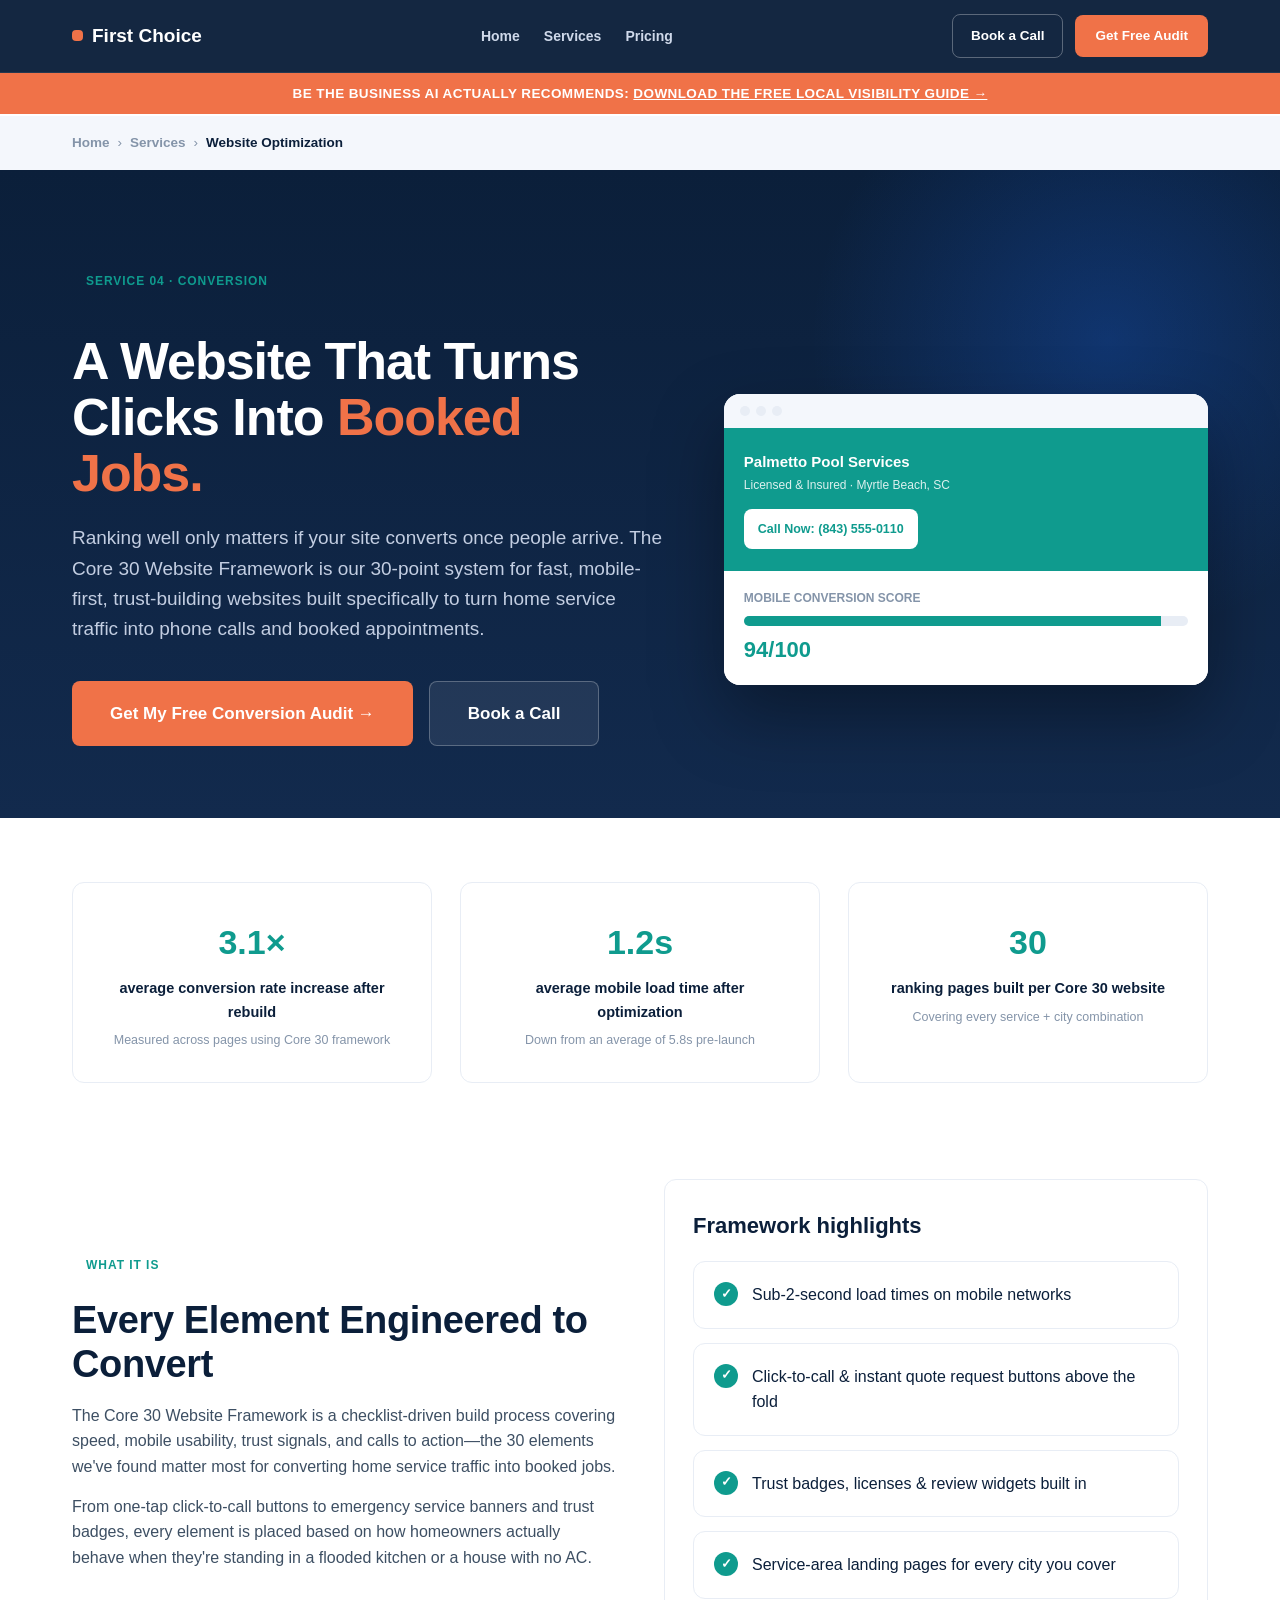
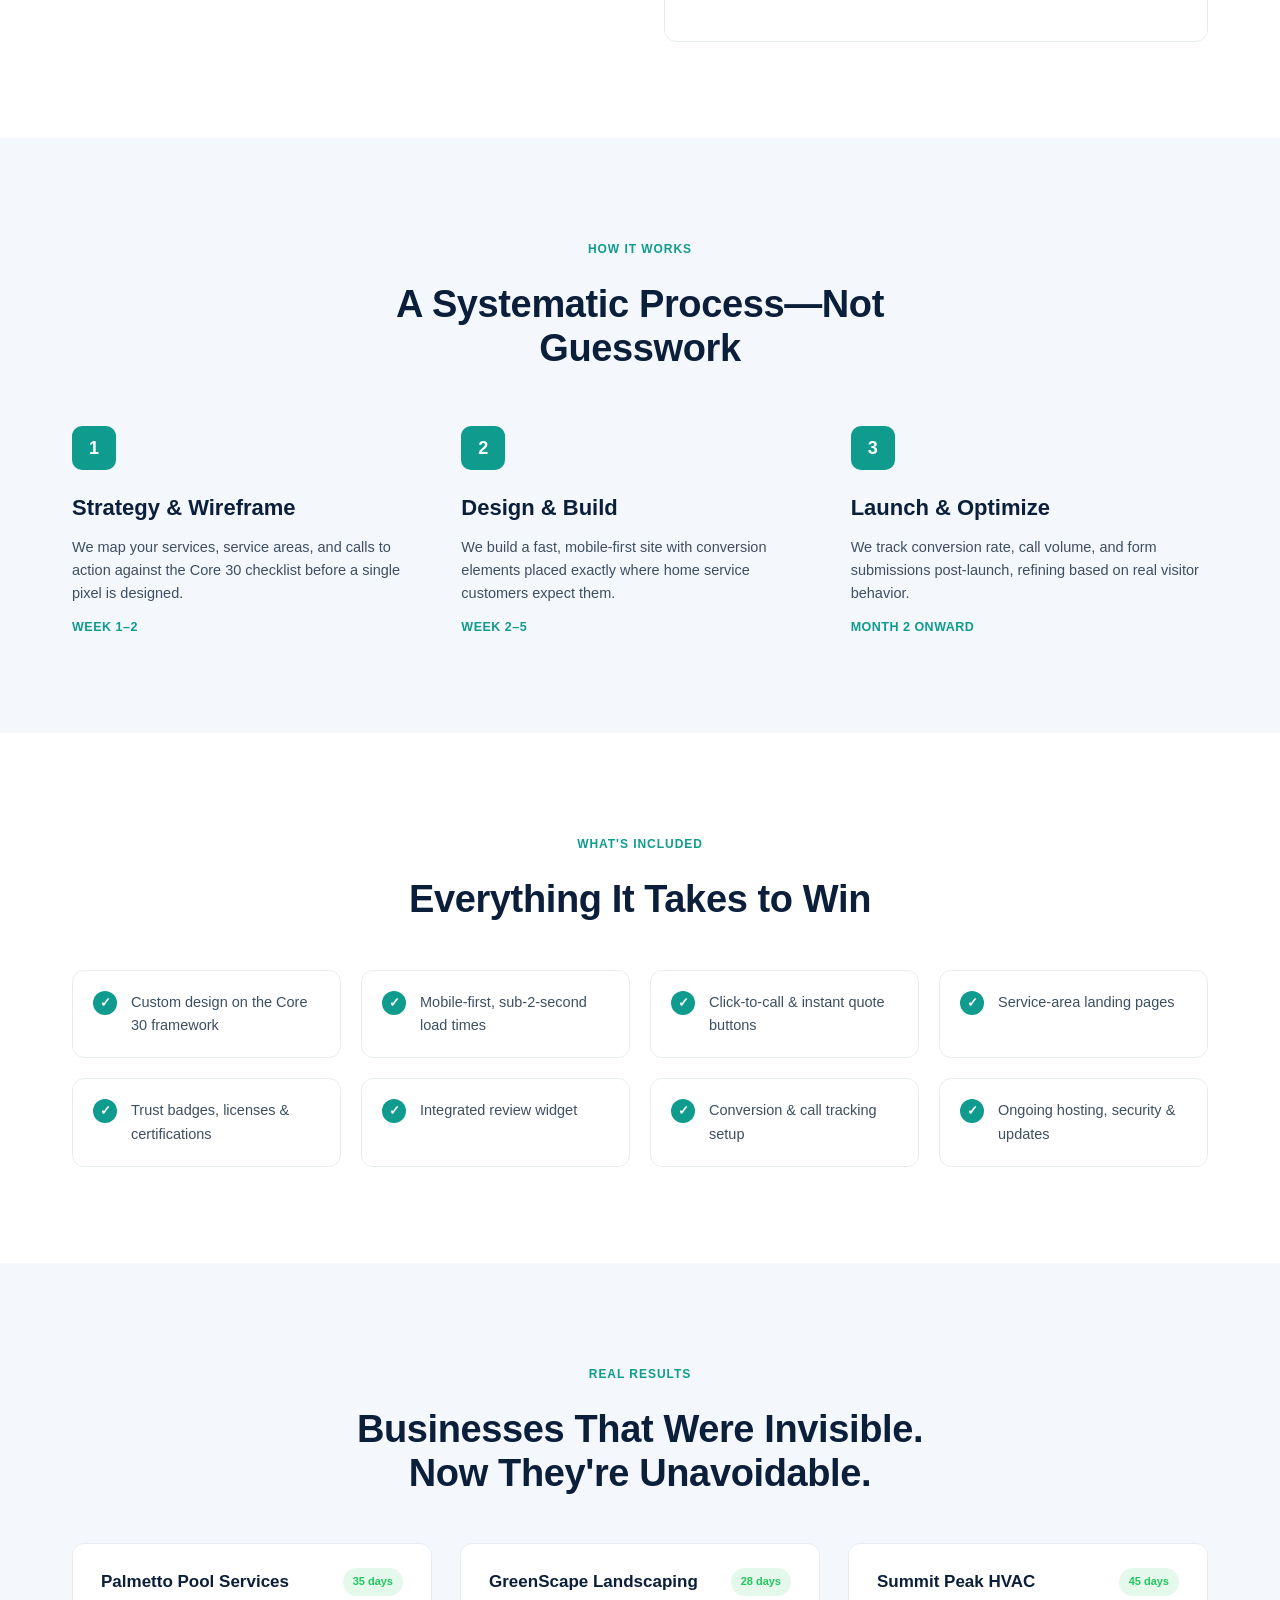
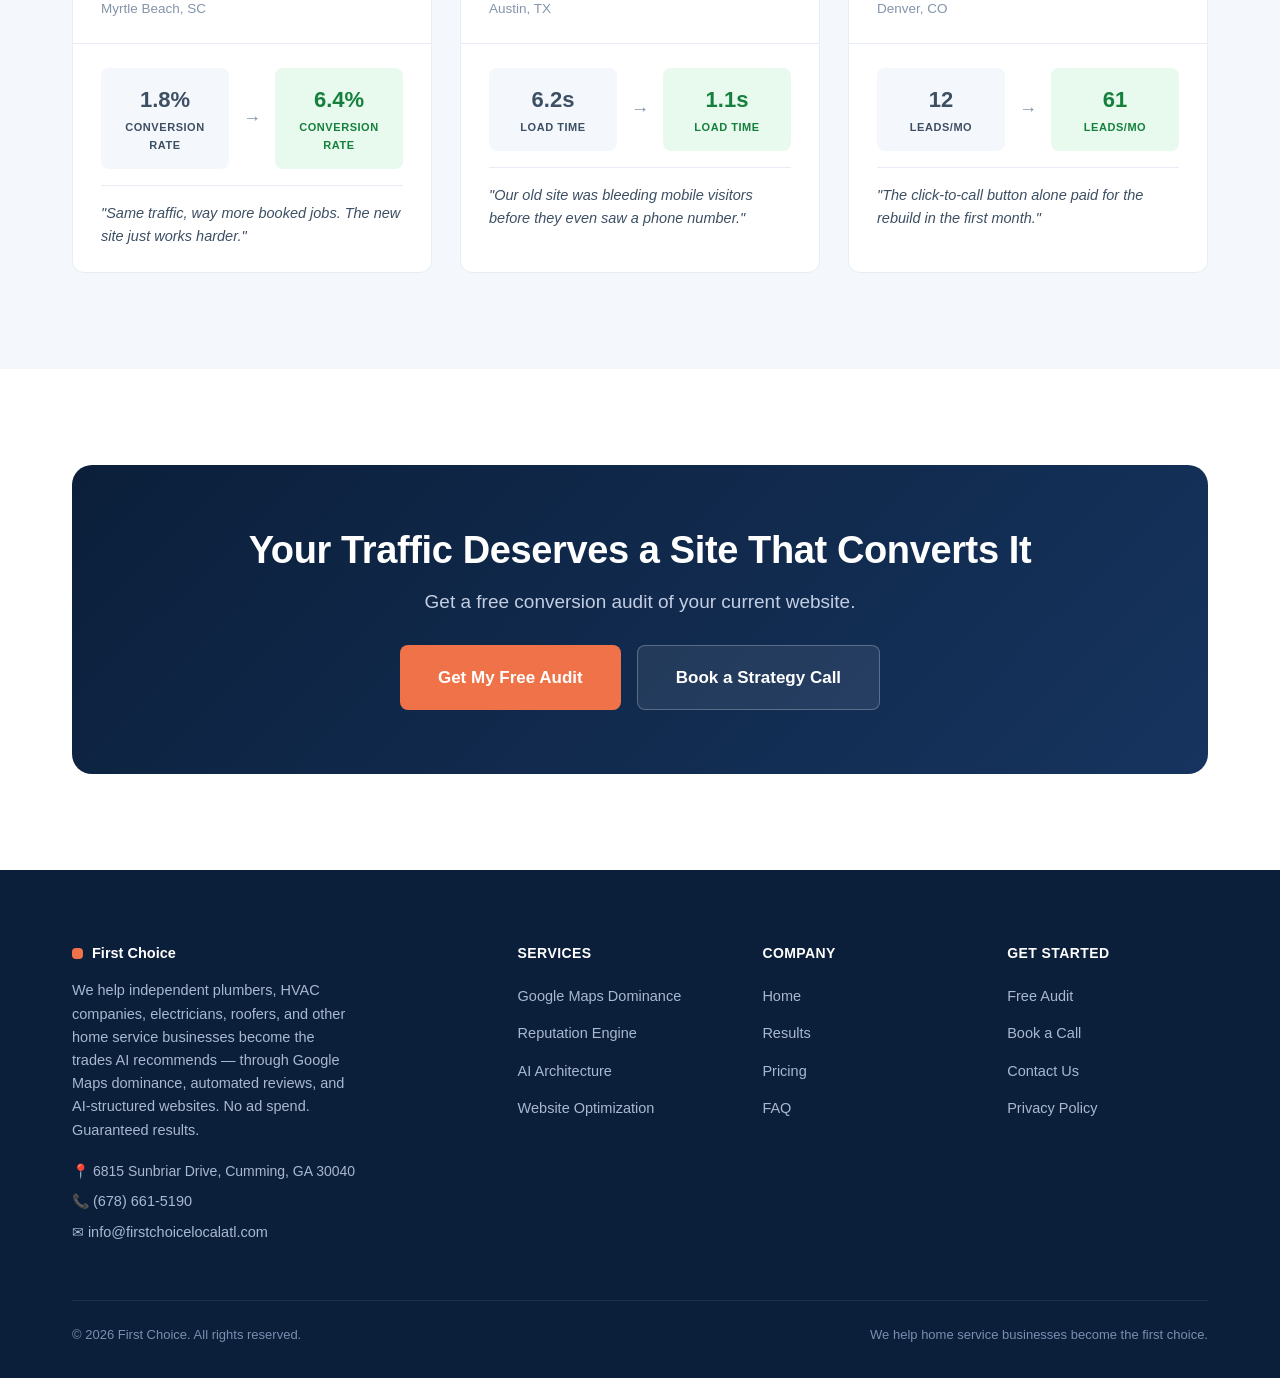
<file: service-website.html>
<!DOCTYPE html>
<html lang="en">
<head>
<meta charset="UTF-8">
<meta name="viewport" content="width=device-width, initial-scale=1.0">
<title>Website Optimization | First Choice Local SEO</title>
<meta name="description" content="Fast, mobile-first, conversion-optimized websites built for home service businesses using the Core 30 Website Framework.">
<link rel="stylesheet" href="styles.css">
<!-- Google tag (gtag.js) -->
<script async src="https://www.googletagmanager.com/gtag/js?id=AW-16649773312"></script>
<script>
  window.dataLayer = window.dataLayer || [];
  function gtag(){dataLayer.push(arguments);}
  gtag('js', new Date());

  gtag('config', 'AW-16649773312');
</script>
</head>
<body>
<div id="site-header-mount" data-homepage="false"></div>
<div class="breadcrumb"><div class="wrap"><a href="index.html">Home</a><span class="sep">&rsaquo;</span><a href="services.html">Services</a><span class="sep">&rsaquo;</span><span class="current">Website Optimization</span></div></div>
<section class="hero" style="padding:64px 0 72px">
  <div class="wrap">
    <span class="eyebrow" style="background:var(--website)22;color:var(--website);margin-top:32px">Service 04 &middot; Conversion</span>
    <div class="hero-grid" style="margin-top:18px">
      <div>
        <h1>A Website That Turns Clicks Into <em>Booked Jobs.</em></h1>
        <p class="lead">Ranking well only matters if your site converts once people arrive. The Core 30 Website Framework is our 30-point system for fast, mobile-first, trust-building websites built specifically to turn home service traffic into phone calls and booked appointments.</p>
        <div class="hero-cta-row">
          <a href="audit.html" class="btn btn-primary btn-lg">Get My Free Conversion Audit &rarr;</a>
          <a href="book-a-call.html" class="btn btn-lg btn-ghost-dark">Book a Call</a>
        </div>
      </div>
      <div><div class="mockup">
  <div class="mockup-bar"><span class="mockup-dot"></span><span class="mockup-dot"></span><span class="mockup-dot"></span></div>
  <div class="mockup-body" style="background:#fff;padding:0">
    <div style="background:var(--website);padding:22px 20px;color:#fff">
      <div style="font-weight:800;font-size:15px">Palmetto Pool Services</div>
      <div style="font-size:12px;opacity:.85;margin-top:2px">Licensed &amp; Insured &middot; Myrtle Beach, SC</div>
      <div style="margin-top:14px;background:#fff;color:var(--website);font-weight:800;font-size:12.5px;padding:10px 14px;border-radius:8px;display:inline-block">Call Now: (843) 555-0110</div>
    </div>
    <div style="padding:18px 20px">
      <div style="font-size:12px;font-weight:700;color:var(--gray-500);margin-bottom:8px">MOBILE CONVERSION SCORE</div>
      <div style="height:10px;background:var(--gray-200);border-radius:6px;overflow:hidden;margin-bottom:6px">
        <div style="height:100%;width:94%;background:var(--website)"></div>
      </div>
      <div style="font-size:22px;font-weight:800;color:var(--website)">94/100</div>
    </div>
  </div>
</div></div>
    </div>
  </div>
</section><section style="padding:64px 0 0">
  <div class="wrap grid-3"><div class="card" style="text-align:center">
      <div style="font-size:34px;font-weight:800;color:var(--website)">3.1×</div>
      <div style="font-weight:700;margin-top:8px;font-size:14.5px">average conversion rate increase after rebuild</div>
      <div style="color:var(--gray-500);font-size:12.5px;margin-top:6px">Measured across pages using Core 30 framework</div>
    </div><div class="card" style="text-align:center">
      <div style="font-size:34px;font-weight:800;color:var(--website)">1.2s</div>
      <div style="font-weight:700;margin-top:8px;font-size:14.5px">average mobile load time after optimization</div>
      <div style="color:var(--gray-500);font-size:12.5px;margin-top:6px">Down from an average of 5.8s pre-launch</div>
    </div><div class="card" style="text-align:center">
      <div style="font-size:34px;font-weight:800;color:var(--website)">30</div>
      <div style="font-weight:700;margin-top:8px;font-size:14.5px">ranking pages built per Core 30 website</div>
      <div style="color:var(--gray-500);font-size:12.5px;margin-top:6px">Covering every service + city combination</div>
    </div></div>
</section>
<section>
  <div class="wrap grid-2">
    <div>
      <span class="eyebrow" style="background:var(--website)22;color:var(--website)">What It Is</span>
      <h2>Every Element Engineered to Convert</h2>
      <p style='color:var(--gray-700);margin-top:16px'>The Core 30 Website Framework is a checklist-driven build process covering speed, mobile usability, trust signals, and calls to action&mdash;the 30 elements we've found matter most for converting home service traffic into booked jobs.</p><p style='color:var(--gray-700);margin-top:14px'>From one-tap click-to-call buttons to emergency service banners and trust badges, every element is placed based on how homeowners actually behave when they're standing in a flooded kitchen or a house with no AC.</p>
    </div>
    <div>
      <div class="card" style="padding:28px">
        <h3 style="margin-bottom:18px">Framework highlights</h3>
        <div class="included-item" style="margin-bottom:14px"><span class="check" style="background:var(--website)">&#10003;</span><div>Sub-2-second load times on mobile networks</div></div><div class="included-item" style="margin-bottom:14px"><span class="check" style="background:var(--website)">&#10003;</span><div>Click-to-call &amp; instant quote request buttons above the fold</div></div><div class="included-item" style="margin-bottom:14px"><span class="check" style="background:var(--website)">&#10003;</span><div>Trust badges, licenses &amp; review widgets built in</div></div><div class="included-item" style="margin-bottom:14px"><span class="check" style="background:var(--website)">&#10003;</span><div>Service-area landing pages for every city you cover</div></div>
      </div>
    </div>
  </div>
</section>
<section class="section-gray">
  <div class="wrap">
    <div class="center" style="max-width:640px;margin:0 auto 48px">
      <span class="eyebrow" style="background:var(--website)22;color:var(--website)">How It Works</span>
      <h2>A Systematic Process&mdash;Not Guesswork</h2>
    </div>
    <div class="steps"><div class="step">
      <div class="step-num" style="background:var(--website)">1</div>
      <h3>Strategy &amp; Wireframe</h3>
      <p style="color:var(--gray-700);margin-top:10px;font-size:14.5px">We map your services, service areas, and calls to action against the Core 30 checklist before a single pixel is designed.</p>
      <div style="margin-top:12px;font-size:12.5px;font-weight:800;color:var(--website);text-transform:uppercase;letter-spacing:.04em">Week 1&ndash;2</div>
    </div><div class="step">
      <div class="step-num" style="background:var(--website)">2</div>
      <h3>Design &amp; Build</h3>
      <p style="color:var(--gray-700);margin-top:10px;font-size:14.5px">We build a fast, mobile-first site with conversion elements placed exactly where home service customers expect them.</p>
      <div style="margin-top:12px;font-size:12.5px;font-weight:800;color:var(--website);text-transform:uppercase;letter-spacing:.04em">Week 2&ndash;5</div>
    </div><div class="step">
      <div class="step-num" style="background:var(--website)">3</div>
      <h3>Launch &amp; Optimize</h3>
      <p style="color:var(--gray-700);margin-top:10px;font-size:14.5px">We track conversion rate, call volume, and form submissions post-launch, refining based on real visitor behavior.</p>
      <div style="margin-top:12px;font-size:12.5px;font-weight:800;color:var(--website);text-transform:uppercase;letter-spacing:.04em">Month 2 onward</div>
    </div></div>
  </div>
</section>
<section>
  <div class="wrap">
    <div class="center" style="max-width:640px;margin:0 auto 48px">
      <span class="eyebrow" style="background:var(--website)22;color:var(--website)">What's Included</span>
      <h2>Everything It Takes to Win</h2>
    </div>
    <div class="included-grid"><div class="included-item"><span class="check" style="background:var(--website)">&#10003;</span><div style="font-size:14.5px;color:var(--gray-700)">Custom design on the Core 30 framework</div></div><div class="included-item"><span class="check" style="background:var(--website)">&#10003;</span><div style="font-size:14.5px;color:var(--gray-700)">Mobile-first, sub-2-second load times</div></div><div class="included-item"><span class="check" style="background:var(--website)">&#10003;</span><div style="font-size:14.5px;color:var(--gray-700)">Click-to-call &amp; instant quote buttons</div></div><div class="included-item"><span class="check" style="background:var(--website)">&#10003;</span><div style="font-size:14.5px;color:var(--gray-700)">Service-area landing pages</div></div><div class="included-item"><span class="check" style="background:var(--website)">&#10003;</span><div style="font-size:14.5px;color:var(--gray-700)">Trust badges, licenses &amp; certifications</div></div><div class="included-item"><span class="check" style="background:var(--website)">&#10003;</span><div style="font-size:14.5px;color:var(--gray-700)">Integrated review widget</div></div><div class="included-item"><span class="check" style="background:var(--website)">&#10003;</span><div style="font-size:14.5px;color:var(--gray-700)">Conversion &amp; call tracking setup</div></div><div class="included-item"><span class="check" style="background:var(--website)">&#10003;</span><div style="font-size:14.5px;color:var(--gray-700)">Ongoing hosting, security &amp; updates</div></div></div>
  </div>
</section>
<section class="section-gray">
  <div class="wrap">
    <div class="center" style="max-width:640px;margin:0 auto 48px">
      <span class="eyebrow" style="background:var(--website)22;color:var(--website)">Real Results</span>
      <h2>Businesses That Were Invisible. Now They're Unavoidable.</h2>
    </div>
    <div class="grid-3"><div class="case-card">
        <div class="case-head">
          <div><div class="case-biz">Palmetto Pool Services</div><div class="case-loc">Myrtle Beach, SC</div></div>
          <span class="case-days">35 days</span>
        </div>
        <div class="case-body">
          <div class="ba-row">
            <div class="ba-box ba-before"><div class="ba-num">1.8%</div><div class="ba-label">Conversion Rate</div></div>
            <div class="ba-arrow">&rarr;</div>
            <div class="ba-box ba-after"><div class="ba-num">6.4%</div><div class="ba-label">Conversion Rate</div></div>
          </div>
          <p class="case-quote">"Same traffic, way more booked jobs. The new site just works harder."</p>
        </div>
      </div><div class="case-card">
        <div class="case-head">
          <div><div class="case-biz">GreenScape Landscaping</div><div class="case-loc">Austin, TX</div></div>
          <span class="case-days">28 days</span>
        </div>
        <div class="case-body">
          <div class="ba-row">
            <div class="ba-box ba-before"><div class="ba-num">6.2s</div><div class="ba-label">Load Time</div></div>
            <div class="ba-arrow">&rarr;</div>
            <div class="ba-box ba-after"><div class="ba-num">1.1s</div><div class="ba-label">Load Time</div></div>
          </div>
          <p class="case-quote">"Our old site was bleeding mobile visitors before they even saw a phone number."</p>
        </div>
      </div><div class="case-card">
        <div class="case-head">
          <div><div class="case-biz">Summit Peak HVAC</div><div class="case-loc">Denver, CO</div></div>
          <span class="case-days">45 days</span>
        </div>
        <div class="case-body">
          <div class="ba-row">
            <div class="ba-box ba-before"><div class="ba-num">12</div><div class="ba-label">Leads/mo</div></div>
            <div class="ba-arrow">&rarr;</div>
            <div class="ba-box ba-after"><div class="ba-num">61</div><div class="ba-label">Leads/mo</div></div>
          </div>
          <p class="case-quote">"The click-to-call button alone paid for the rebuild in the first month."</p>
        </div>
      </div></div>
  </div>
</section>
<section>
  <div class="wrap">
    <div style="background:linear-gradient(135deg,var(--navy),#16345f);border-radius:20px;padding:64px 48px;text-align:center;color:#fff">
      <h2 style="color:#fff">Your Traffic Deserves a Site That Converts It</h2>
      <p class="lead" style="color:#c3cee2;max-width:540px;margin:14px auto 0">Get a free conversion audit of your current website.</p>
      <div class="hero-cta-row" style="justify-content:center;margin-top:28px">
        <a href="audit.html" class="btn btn-primary btn-lg">Get My Free Audit</a>
        <a href="book-a-call.html" class="btn btn-lg btn-ghost-dark">Book a Strategy Call</a>
      </div>
    </div>
  </div>
</section>
<div id="site-footer-mount"></div>
<script src="site.js"></script>
</body>
</html>
</file>
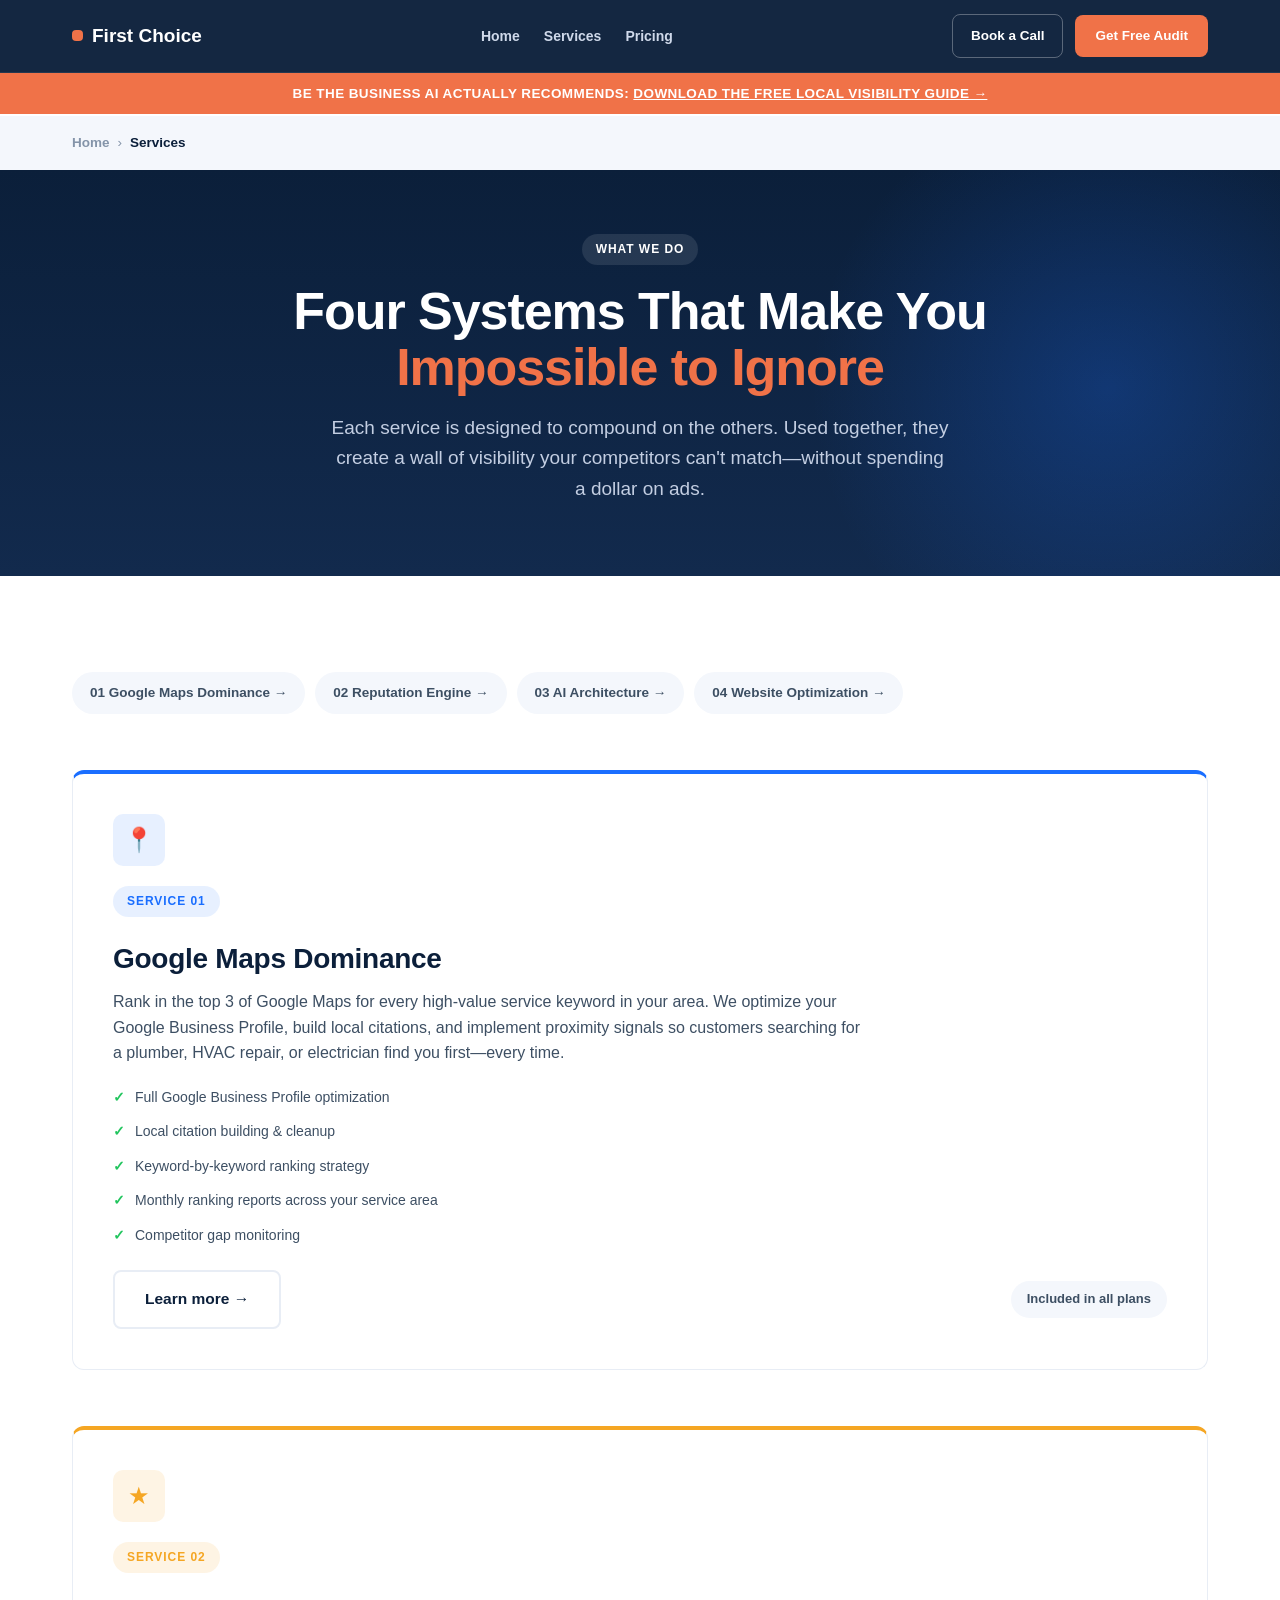
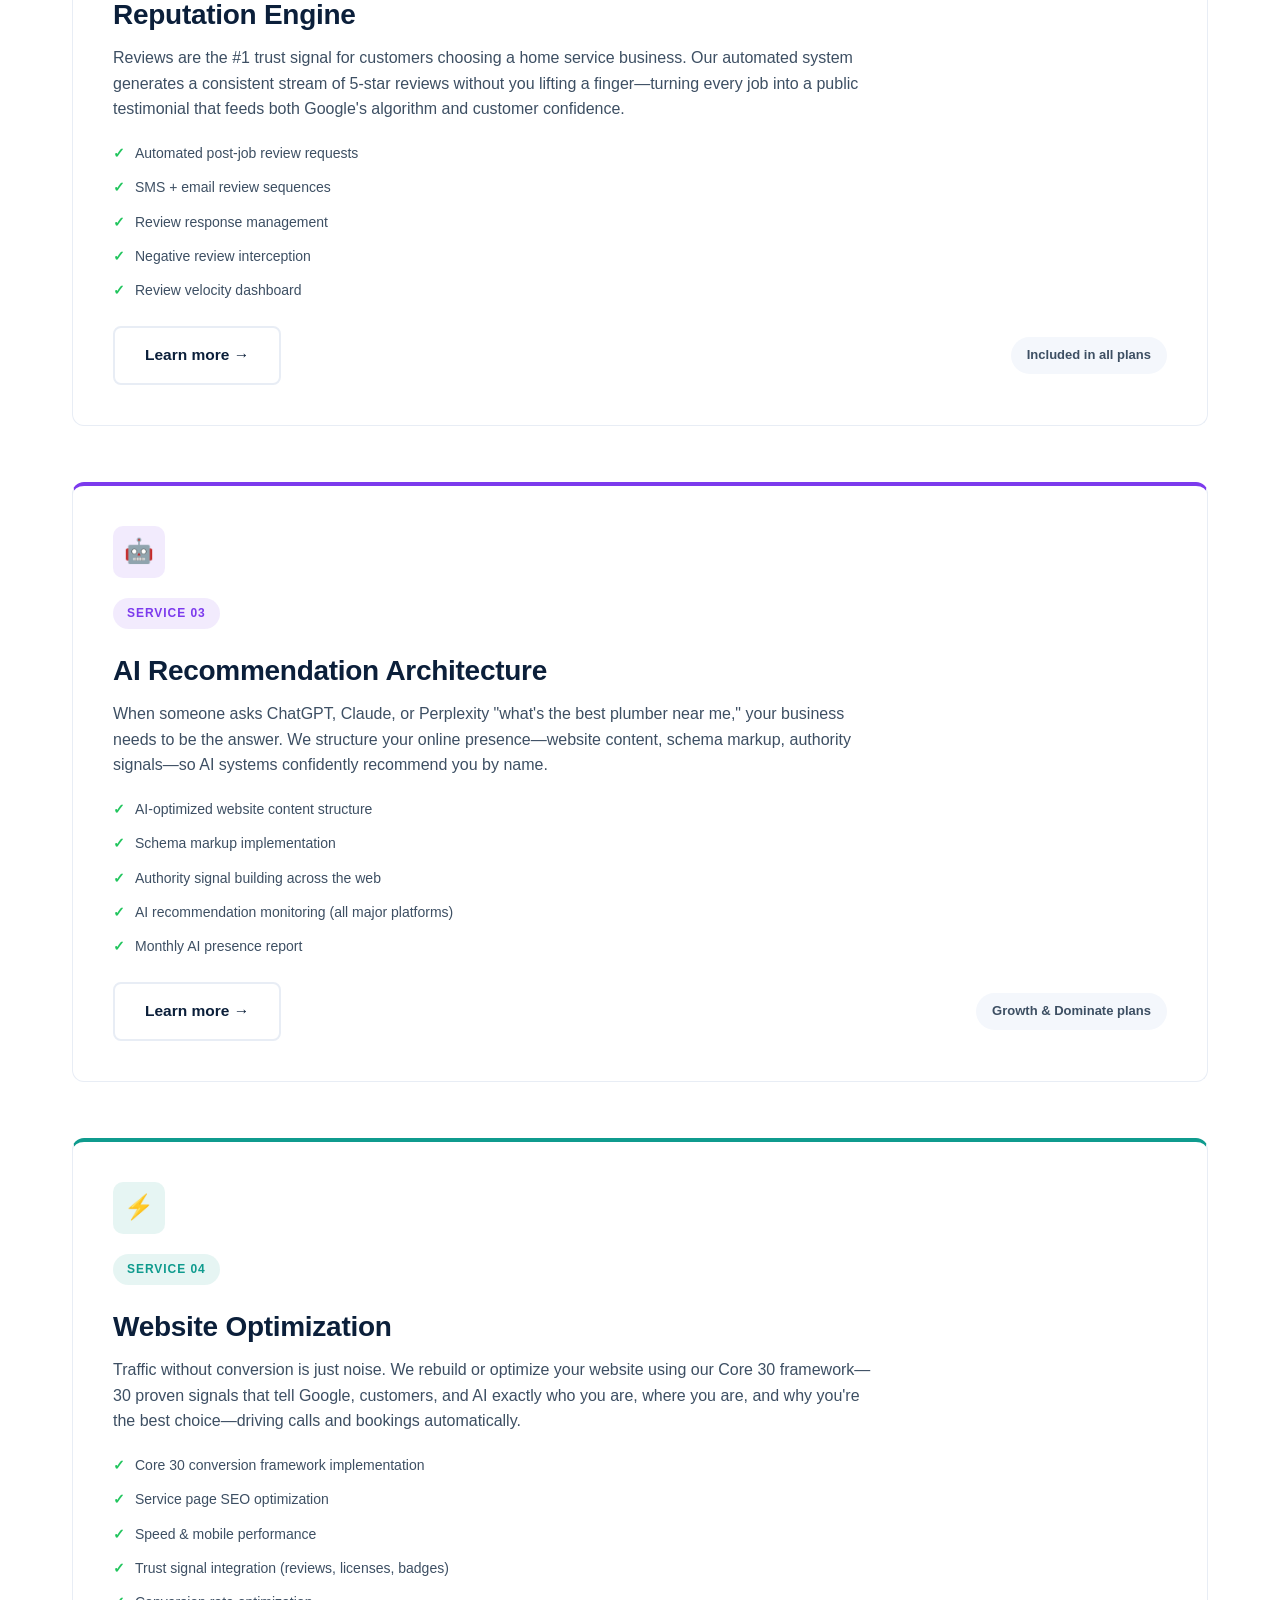
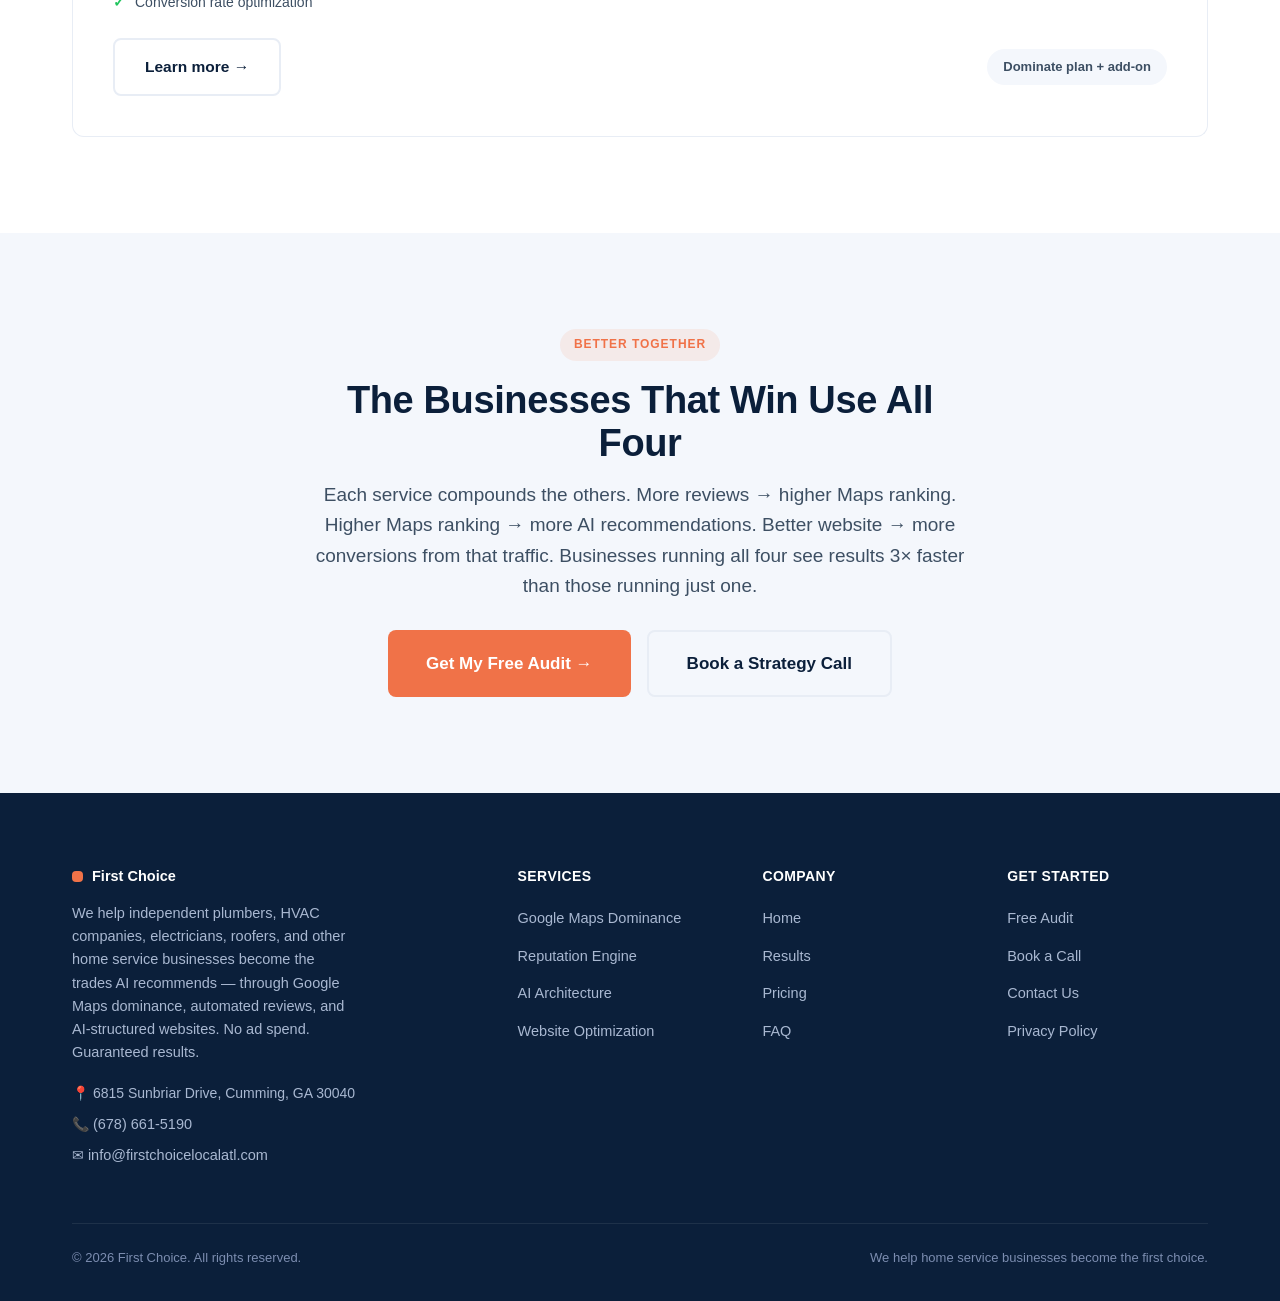
<file: services.html>
<!DOCTYPE html>
<html lang="en">
<head>
<meta charset="UTF-8">
<meta name="viewport" content="width=device-width, initial-scale=1.0">
<title>Services | First Choice Local SEO</title>
<meta name="description" content="Explore First Choice's four local SEO systems for home service businesses: Google Maps Dominance, Reputation Engine, AI Recommendation Architecture, and Website Optimization.">
<link rel="stylesheet" href="styles.css">
<!-- Google tag (gtag.js) -->
<script async src="https://www.googletagmanager.com/gtag/js?id=AW-16649773312"></script>
<script>
  window.dataLayer = window.dataLayer || [];
  function gtag(){dataLayer.push(arguments);}
  gtag('js', new Date());

  gtag('config', 'AW-16649773312');
</script>
</head>
<body>
<div id="site-header-mount" data-homepage="false"></div>
<div class="breadcrumb"><div class="wrap"><a href="index.html">Home</a><span class="sep">&rsaquo;</span><span class="current">Services</span></div></div>
<section class="hero" style="padding:64px 0 72px">
  <div class="wrap center" style="max-width:760px;margin:0 auto">
    <span class="eyebrow" style="background:rgba(255,255,255,.1);color:#fff">What We Do</span>
    <h1>Four Systems That Make You <em>Impossible to Ignore</em></h1>
    <p class="lead" style="margin:18px auto 0;max-width:620px">Each service is designed to compound on the others. Used together, they create a wall of visibility your competitors can't match&mdash;without spending a dollar on ads.</p>
  </div>
</section>

<section style="padding-bottom:0">
  <div class="wrap">
    <div class="numstrip">
      <a href="#svc-maps">01 Google Maps Dominance &rarr;</a>
      <a href="#svc-reputation">02 Reputation Engine &rarr;</a>
      <a href="#svc-ai">03 AI Architecture &rarr;</a>
      <a href="#svc-website">04 Website Optimization &rarr;</a>
    </div>
  </div>
</section>

<section style="padding-top:0">
  <div class="wrap" style="display:flex;flex-direction:column;gap:56px">

    <div id="svc-maps" class="card" style="border-top:4px solid var(--maps);padding:40px">
      <div class="card-icon" style="background:rgba(26,110,255,.1);color:var(--maps)">&#128205;</div>
      <span class="eyebrow" style="background:rgba(26,110,255,.1);color:var(--maps)">Service 01</span>
      <h2 style="font-size:28px;margin-top:8px">Google Maps Dominance</h2>
      <p style="color:var(--gray-700);margin-top:14px;max-width:760px">Rank in the top 3 of Google Maps for every high-value service keyword in your area. We optimize your Google Business Profile, build local citations, and implement proximity signals so customers searching for a plumber, HVAC repair, or electrician find you first&mdash;every time.</p>
      <ul class="price-list" style="margin-top:20px;max-width:600px">
        <li><span class="mark-check">&#10003;</span>Full Google Business Profile optimization</li>
        <li><span class="mark-check">&#10003;</span>Local citation building &amp; cleanup</li>
        <li><span class="mark-check">&#10003;</span>Keyword-by-keyword ranking strategy</li>
        <li><span class="mark-check">&#10003;</span>Monthly ranking reports across your service area</li>
        <li><span class="mark-check">&#10003;</span>Competitor gap monitoring</li>
      </ul>
      <div style="display:flex;justify-content:space-between;align-items:center;margin-top:24px;flex-wrap:wrap;gap:14px">
        <a href="service-maps.html" class="btn btn-outline">Learn more &rarr;</a>
        <span class="pill">Included in all plans</span>
      </div>
    </div>

    <div id="svc-reputation" class="card" style="border-top:4px solid var(--reputation);padding:40px">
      <div class="card-icon" style="background:rgba(245,166,35,.12);color:var(--reputation)">&#9733;</div>
      <span class="eyebrow" style="background:rgba(245,166,35,.12);color:var(--reputation)">Service 02</span>
      <h2 style="font-size:28px;margin-top:8px">Reputation Engine</h2>
      <p style="color:var(--gray-700);margin-top:14px;max-width:760px">Reviews are the #1 trust signal for customers choosing a home service business. Our automated system generates a consistent stream of 5-star reviews without you lifting a finger&mdash;turning every job into a public testimonial that feeds both Google's algorithm and customer confidence.</p>
      <ul class="price-list" style="margin-top:20px;max-width:600px">
        <li><span class="mark-check">&#10003;</span>Automated post-job review requests</li>
        <li><span class="mark-check">&#10003;</span>SMS + email review sequences</li>
        <li><span class="mark-check">&#10003;</span>Review response management</li>
        <li><span class="mark-check">&#10003;</span>Negative review interception</li>
        <li><span class="mark-check">&#10003;</span>Review velocity dashboard</li>
      </ul>
      <div style="display:flex;justify-content:space-between;align-items:center;margin-top:24px;flex-wrap:wrap;gap:14px">
        <a href="service-reputation.html" class="btn btn-outline">Learn more &rarr;</a>
        <span class="pill">Included in all plans</span>
      </div>
    </div>

    <div id="svc-ai" class="card" style="border-top:4px solid var(--ai);padding:40px">
      <div class="card-icon" style="background:rgba(124,58,237,.1);color:var(--ai)">&#129302;</div>
      <span class="eyebrow" style="background:rgba(124,58,237,.1);color:var(--ai)">Service 03</span>
      <h2 style="font-size:28px;margin-top:8px">AI Recommendation Architecture</h2>
      <p style="color:var(--gray-700);margin-top:14px;max-width:760px">When someone asks ChatGPT, Claude, or Perplexity "what's the best plumber near me," your business needs to be the answer. We structure your online presence&mdash;website content, schema markup, authority signals&mdash;so AI systems confidently recommend you by name.</p>
      <ul class="price-list" style="margin-top:20px;max-width:600px">
        <li><span class="mark-check">&#10003;</span>AI-optimized website content structure</li>
        <li><span class="mark-check">&#10003;</span>Schema markup implementation</li>
        <li><span class="mark-check">&#10003;</span>Authority signal building across the web</li>
        <li><span class="mark-check">&#10003;</span>AI recommendation monitoring (all major platforms)</li>
        <li><span class="mark-check">&#10003;</span>Monthly AI presence report</li>
      </ul>
      <div style="display:flex;justify-content:space-between;align-items:center;margin-top:24px;flex-wrap:wrap;gap:14px">
        <a href="service-ai.html" class="btn btn-outline">Learn more &rarr;</a>
        <span class="pill">Growth &amp; Dominate plans</span>
      </div>
    </div>

    <div id="svc-website" class="card" style="border-top:4px solid var(--website);padding:40px">
      <div class="card-icon" style="background:rgba(15,155,142,.1);color:var(--website)">&#9889;</div>
      <span class="eyebrow" style="background:rgba(15,155,142,.1);color:var(--website)">Service 04</span>
      <h2 style="font-size:28px;margin-top:8px">Website Optimization</h2>
      <p style="color:var(--gray-700);margin-top:14px;max-width:760px">Traffic without conversion is just noise. We rebuild or optimize your website using our Core 30 framework&mdash;30 proven signals that tell Google, customers, and AI exactly who you are, where you are, and why you're the best choice&mdash;driving calls and bookings automatically.</p>
      <ul class="price-list" style="margin-top:20px;max-width:600px">
        <li><span class="mark-check">&#10003;</span>Core 30 conversion framework implementation</li>
        <li><span class="mark-check">&#10003;</span>Service page SEO optimization</li>
        <li><span class="mark-check">&#10003;</span>Speed &amp; mobile performance</li>
        <li><span class="mark-check">&#10003;</span>Trust signal integration (reviews, licenses, badges)</li>
        <li><span class="mark-check">&#10003;</span>Conversion rate optimization</li>
      </ul>
      <div style="display:flex;justify-content:space-between;align-items:center;margin-top:24px;flex-wrap:wrap;gap:14px">
        <a href="service-website.html" class="btn btn-outline">Learn more &rarr;</a>
        <span class="pill">Dominate plan + add-on</span>
      </div>
    </div>

  </div>
</section>

<section class="section-gray">
  <div class="wrap center" style="max-width:720px;margin:0 auto">
    <span class="eyebrow">Better Together</span>
    <h2>The Businesses That Win Use All Four</h2>
    <p class="lead" style="margin-top:14px">Each service compounds the others. More reviews &rarr; higher Maps ranking. Higher Maps ranking &rarr; more AI recommendations. Better website &rarr; more conversions from that traffic. Businesses running all four see results 3&times; faster than those running just one.</p>
    <div class="hero-cta-row" style="justify-content:center;margin-top:28px">
      <a href="audit.html" class="btn btn-primary btn-lg">Get My Free Audit &rarr;</a>
      <a href="book-a-call.html" class="btn btn-outline btn-lg">Book a Strategy Call</a>
    </div>
  </div>
</section>

<div id="site-footer-mount"></div>
<script src="site.js"></script>
</body>
</html>
</file>
<file: styles.css>
:root{
  --navy:#0B1F3A; --blue:#1A6EFF; --blue-light:#3B8BFF; --coral:#F07248; --coral-light:#F5895E;
  --gray-100:#F4F7FC; --gray-200:#E8EDF5; --gray-500:#8494A9; --gray-700:#3D4F63; --green:#22C55E; --radius:12px;
  --maps:#1A6EFF; --reputation:#F5A623; --ai:#7C3AED; --website:#0F9B8E;
}
*{box-sizing:border-box;margin:0;padding:0}
html{scroll-behavior:smooth}
body{font-family:-apple-system,BlinkMacSystemFont,'Segoe UI',Roboto,Helvetica,Arial,sans-serif;color:var(--navy);background:#fff;line-height:1.6;-webkit-font-smoothing:antialiased}
img{max-width:100%;display:block}
a{color:inherit}
em{color:var(--coral);font-style:normal}
.wrap{max-width:1200px;margin:0 auto;padding:0 32px}
section{padding:96px 0}
.eyebrow{display:inline-block;text-transform:uppercase;letter-spacing:.08em;font-size:12px;font-weight:800;color:var(--coral);background:rgba(240,114,72,.1);padding:6px 14px;border-radius:999px;margin-bottom:18px}
h1{font-size:52px;line-height:1.08;font-weight:800;letter-spacing:-.02em}
h2{font-size:38px;line-height:1.15;font-weight:800;letter-spacing:-.01em}
h3{font-size:22px;font-weight:800}
.lead{font-size:19px;color:var(--gray-700)}
.center{text-align:center}
.mx-auto{margin-left:auto;margin-right:auto}

/* FIXED HEADER (nav on top, announcement bar below it) */
.site-header{position:fixed;top:0;left:0;right:0;z-index:1000}
.announce{background:var(--coral);color:#fff;text-align:center;font-size:13.5px;font-weight:700;padding:10px 20px;text-transform:uppercase;letter-spacing:.03em}
.announce a{color:#fff;text-decoration:underline}

/* NAV */
.nav{background:rgba(11,31,58,.96);backdrop-filter:blur(10px);-webkit-backdrop-filter:blur(10px);border-bottom:1px solid rgba(255,255,255,.08)}
.nav-inner{max-width:1200px;margin:0 auto;display:flex;align-items:center;justify-content:space-between;padding:14px 32px}
.logo{color:#fff;font-weight:800;font-size:19px;text-decoration:none;display:flex;align-items:center;gap:9px;white-space:nowrap}
.logo-sub{display:block;font-size:10.5px;font-weight:600;color:#9db0cc;letter-spacing:.01em}
.logo-dot{width:11px;height:11px;border-radius:4px;background:var(--coral);flex-shrink:0}
.nav-links{display:flex;gap:24px;list-style:none;align-items:center}
.nav-links a{color:#cfd9ea;text-decoration:none;font-size:14px;font-weight:600}
.nav-links a:hover{color:#fff}
.nav-right{display:flex;align-items:center;gap:12px}
.btn-cta{background:var(--coral);color:#fff !important;padding:10px 20px;border-radius:8px;font-weight:700;text-decoration:none;font-size:13.5px;white-space:nowrap;border:none;cursor:pointer;transition:background .15s}
.btn-cta:hover{background:var(--coral-light)}
.btn-cta-outline{background:transparent;color:#fff !important;padding:10px 18px;border-radius:8px;font-weight:700;text-decoration:none;font-size:13.5px;white-space:nowrap;border:1.5px solid rgba(255,255,255,.3)}
.btn-cta-outline:hover{border-color:#fff}
.hamburger{display:none;flex-direction:column;gap:5px;background:none;border:none;cursor:pointer;padding:6px}
.hamburger span{width:22px;height:2px;background:#fff;display:block;border-radius:2px}
.mobile-menu{display:none;flex-direction:column;background:var(--navy);padding:8px 32px 20px;gap:2px}
.mobile-menu a{color:#cfd9ea;text-decoration:none;font-size:15px;font-weight:600;padding:12px 0;border-bottom:1px solid rgba(255,255,255,.08)}
.mobile-menu.open{display:flex}

/* BREADCRUMB */
.breadcrumb{background:var(--gray-100);padding:16px 0;font-size:13.5px;color:var(--gray-500);margin-top:116px}
.breadcrumb a{color:var(--gray-500);text-decoration:none;font-weight:600}
.breadcrumb a:hover{color:var(--blue)}
.breadcrumb .sep{margin:0 8px}
.breadcrumb .current{color:var(--navy);font-weight:700}

/* BUTTONS */
.btn{display:inline-flex;align-items:center;justify-content:center;gap:8px;padding:15px 30px;border-radius:8px;font-weight:700;font-size:15.5px;text-decoration:none;border:none;cursor:pointer;transition:all .15s}
.btn-primary{background:var(--coral);color:#fff}
.btn-primary:hover{background:var(--coral-light);transform:translateY(-1px)}
.btn-outline{background:transparent;color:var(--navy);border:2px solid var(--gray-200)}
.btn-outline:hover{border-color:var(--navy)}
.btn-white{background:#fff;color:var(--navy)}
.btn-white:hover{background:var(--gray-100)}
.btn-ghost-dark{background:rgba(255,255,255,.08);color:#fff;border:1.5px solid rgba(255,255,255,.25)}
.btn-lg{padding:18px 38px;font-size:17px}

/* HERO */
.hero{padding:210px 0 96px;background:linear-gradient(180deg,var(--navy) 0%,#122a4d 100%);color:#fff;position:relative;overflow:hidden}
.hero::after{content:'';position:absolute;top:-20%;right:-10%;width:600px;height:600px;background:radial-gradient(circle,rgba(26,110,255,.25) 0%,rgba(26,110,255,0) 70%);pointer-events:none}
.hero .wrap{position:relative;z-index:1}
.hero h1{color:#fff}
.hero .lead{color:#c3cee2;max-width:640px;margin-top:22px}
.hero-cta-row{display:flex;gap:16px;margin-top:36px;flex-wrap:wrap}
.hero-badges{display:flex;gap:28px;margin-top:52px;flex-wrap:wrap}
.hero-badge{display:flex;align-items:center;gap:10px;color:#c3cee2;font-size:14px;font-weight:600}
.hero-badge .dot{width:8px;height:8px;border-radius:50%;background:var(--green)}
.hero-grid{display:grid;grid-template-columns:1.1fr .9fr;gap:60px;align-items:center}
.trust-pill{display:inline-flex;align-items:center;gap:10px;background:rgba(255,255,255,.08);border:1px solid rgba(255,255,255,.15);border-radius:999px;padding:9px 18px;font-size:13.5px;font-weight:600;color:#e2e8f5}

/* HERO VISUAL / OVERLAY CARDS */
.hero-visual{position:relative}
.overlay-card{position:absolute;background:#fff;border-radius:10px;box-shadow:0 20px 40px rgba(0,0,0,.35);padding:12px 16px;display:flex;align-items:center;gap:10px;z-index:5}
.overlay-rank{top:-18px;left:-18px;color:var(--navy)}
.overlay-review{bottom:-18px;right:-18px;color:var(--navy)}

/* CARDS */
.grid-2{display:grid;grid-template-columns:1fr 1fr;gap:48px;align-items:center}
.grid-3{display:grid;grid-template-columns:repeat(3,1fr);gap:28px}
.grid-4{display:grid;grid-template-columns:repeat(4,1fr);gap:28px}
.card{background:#fff;border:1px solid var(--gray-200);border-radius:var(--radius);padding:32px;transition:box-shadow .2s,transform .2s}
.card:hover{box-shadow:0 20px 40px rgba(11,31,58,.08);transform:translateY(-3px)}
.card-icon{width:52px;height:52px;border-radius:10px;display:flex;align-items:center;justify-content:center;font-size:24px;margin-bottom:20px}
.section-gray{background:var(--gray-100)}
.section-navy{background:var(--navy);color:#fff}
.section-navy h2{color:#fff}
.section-navy .lead{color:#c3cee2}

.pill{display:inline-flex;align-items:center;gap:8px;background:var(--gray-100);border-radius:999px;padding:8px 16px;font-size:13px;font-weight:700;color:var(--gray-700)}

/* STATS */
.stats{display:grid;grid-template-columns:repeat(4,1fr);gap:28px;text-align:center}
.stat-num{font-size:44px;font-weight:800;color:var(--coral)}
.stat-label{color:var(--gray-500);font-size:14px;font-weight:600;margin-top:6px}

/* STEPS */
.steps{display:grid;grid-template-columns:repeat(3,1fr);gap:32px;counter-reset:step}
.step{position:relative;padding-top:8px}
.step-num{width:44px;height:44px;border-radius:10px;display:flex;align-items:center;justify-content:center;font-weight:800;font-size:18px;color:#fff;margin-bottom:20px}

/* INCLUDED GRID */
.included-grid{display:grid;grid-template-columns:repeat(4,1fr);gap:20px}
.included-item{display:flex;gap:14px;align-items:flex-start;background:#fff;border:1px solid var(--gray-200);border-radius:var(--radius);padding:20px}
.check{width:24px;height:24px;border-radius:50%;background:var(--green);color:#fff;flex-shrink:0;display:flex;align-items:center;justify-content:center;font-size:13px;font-weight:800}

/* CASE STUDIES */
.case-card{background:#fff;border:1px solid var(--gray-200);border-radius:var(--radius);overflow:hidden}
.case-head{padding:24px 28px;border-bottom:1px solid var(--gray-200);display:flex;justify-content:space-between;align-items:flex-start;gap:10px}
.case-biz{font-weight:800;font-size:17px}
.case-loc{color:var(--gray-500);font-size:13.5px;margin-top:2px}
.case-days{font-size:11px;font-weight:800;color:var(--green);background:rgba(34,197,94,.12);padding:5px 10px;border-radius:999px;white-space:nowrap}
.case-body{padding:24px 28px}
.ba-row{display:flex;align-items:center;gap:14px;margin-bottom:10px}
.ba-box{flex:1;text-align:center;padding:14px 8px;border-radius:8px}
.ba-before{background:var(--gray-100);color:var(--gray-700)}
.ba-after{background:rgba(34,197,94,.1);color:#15803d}
.ba-num{font-size:22px;font-weight:800}
.ba-label{font-size:11px;font-weight:700;text-transform:uppercase;letter-spacing:.05em;margin-top:2px}
.ba-arrow{color:var(--gray-500);font-size:18px}
.case-quote{font-size:14.5px;color:var(--gray-700);font-style:italic;margin-top:16px;padding-top:16px;border-top:1px solid var(--gray-200)}

/* MOCKUP FRAMES */
.mockup{background:#fff;border-radius:16px;box-shadow:0 30px 70px rgba(0,0,0,.35);overflow:hidden}
.mockup-bar{background:var(--gray-100);padding:12px 16px;display:flex;gap:6px;align-items:center}
.mockup-dot{width:10px;height:10px;border-radius:50%;background:var(--gray-200)}
.mockup-body{padding:24px}

/* TESTIMONIALS (scroll-snap carousel, no JS) */
.testi-scroll{display:flex;gap:24px;overflow-x:auto;scroll-snap-type:x mandatory;padding:8px 4px 28px;-webkit-overflow-scrolling:touch}
.testi-scroll::-webkit-scrollbar{height:6px}
.testi-scroll::-webkit-scrollbar-thumb{background:var(--gray-200);border-radius:6px}
.testi-card{scroll-snap-align:start;flex:0 0 340px;background:#fff;border:1px solid var(--gray-200);border-radius:var(--radius);padding:26px}
.testi-stars{color:var(--reputation);font-size:15px;letter-spacing:2px;margin-bottom:12px}
.testi-quote{font-size:14.5px;color:var(--gray-700);font-style:italic;min-height:110px}
.testi-name{font-weight:800;margin-top:16px;font-size:14.5px}
.testi-biz{color:var(--gray-500);font-size:13px;margin-top:2px}
.testi-nav{display:flex;align-items:center;justify-content:center;gap:22px;margin-top:8px}
.testi-arrow{width:42px;height:42px;border-radius:50%;border:1.5px solid var(--gray-200);background:#fff;display:flex;align-items:center;justify-content:center;cursor:pointer;font-size:17px;color:var(--navy);flex-shrink:0}
.testi-arrow:hover{border-color:var(--navy);background:var(--gray-100)}
.testi-dots{display:flex;align-items:center;gap:8px}
.testi-dot{width:8px;height:8px;border-radius:50%;background:var(--gray-200);border:none;cursor:pointer;padding:0}
.testi-dot.active{background:var(--blue);width:24px;border-radius:4px;transition:width .2s,background .2s}

/* LOGO MARQUEE */
.marquee{overflow:hidden;position:relative;padding:22px 0;background:var(--blue)}
.marquee-track{display:flex;gap:48px;white-space:nowrap;animation:marquee 42s linear infinite;width:max-content}
.marquee-track span{position:relative;font-weight:800;color:#fff;font-size:13.5px;text-transform:uppercase;letter-spacing:.04em}
.marquee-track span::after{content:'•';position:absolute;right:-28px;color:rgba(255,255,255,.55)}
.marquee-track span:last-child::after{content:''}
@keyframes marquee{0%{transform:translateX(0)}100%{transform:translateX(-50%)}}
.marquee-ai{background:var(--ai)}
.marquee-ai-track{animation-direction:reverse}
.marquee-label{text-align:center;padding:20px 0 0;font-size:12px;font-weight:800;text-transform:uppercase;letter-spacing:.08em;color:var(--gray-500);background:#fff}

/* COMPARISON (Two Versions) */
.compare-grid{display:grid;grid-template-columns:1fr 1fr;gap:28px}
.compare-card{border-radius:var(--radius);padding:36px}
.compare-bad{background:var(--gray-100);border:1.5px solid var(--gray-200)}
.compare-good{background:#0B1F3A;color:#fff}
.compare-list{list-style:none;margin-top:22px;display:flex;flex-direction:column;gap:14px}
.compare-list li{display:flex;gap:10px;font-size:14.5px;line-height:1.5}
.mark-x{color:var(--coral);font-weight:800;flex-shrink:0}
.mark-check{color:var(--green);font-weight:800;flex-shrink:0}
.compare-bad h3{color:var(--navy)}
.compare-good h3{color:#fff}
.compare-bad p{color:var(--gray-700)}
.compare-good p{color:#c3cee2}

/* PRICING */
.pricing-grid{display:grid;grid-template-columns:repeat(3,1fr);gap:24px;align-items:stretch}
.price-card{background:#fff;border:1.5px solid var(--gray-200);border-radius:var(--radius);padding:36px 30px;display:flex;flex-direction:column}
.price-card.featured{border-color:var(--coral);box-shadow:0 20px 50px rgba(240,114,72,.15);position:relative;transform:scale(1.03)}
.price-badge{position:absolute;top:-14px;left:50%;transform:translateX(-50%);background:var(--coral);color:#fff;font-size:11.5px;font-weight:800;padding:6px 16px;border-radius:999px;white-space:nowrap}
.price-tier{font-size:13px;font-weight:800;text-transform:uppercase;letter-spacing:.05em;color:var(--gray-500)}
.price-amount{font-size:38px;font-weight:800;margin:10px 0 6px}
.price-amount span{font-size:15px;font-weight:600;color:var(--gray-500)}
.price-desc{font-size:13.5px;color:var(--gray-700);min-height:40px}
.price-list{list-style:none;margin:22px 0;flex:1;display:flex;flex-direction:column;gap:12px}
.price-list li{display:flex;gap:10px;font-size:14px;color:var(--gray-700)}
.guarantee-box{margin-top:40px;background:var(--gray-100);border-radius:var(--radius);padding:28px 32px;display:flex;gap:20px;align-items:flex-start}
.guarantee-icon{font-size:28px}

/* FAQ (native details/summary, zero JS) */
.faq-item{border-bottom:1px solid var(--gray-200);padding:6px 0}
.faq-item summary{cursor:pointer;font-weight:700;font-size:16px;padding:18px 4px;list-style:none;display:flex;justify-content:space-between;align-items:center;gap:16px}
.faq-item summary::-webkit-details-marker{display:none}
.faq-item summary::after{content:'+';font-size:22px;color:var(--coral);font-weight:400;flex-shrink:0}
.faq-item[open] summary::after{content:'\2212'}
.faq-item p{color:var(--gray-700);font-size:14.5px;padding:0 4px 20px;max-width:820px}

/* FOOTER */
.footer{background:var(--navy);color:#a9b8d1;padding:72px 0 32px}
.footer-grid{display:grid;grid-template-columns:2fr 1fr 1fr 1fr;gap:44px}
.footer h4{color:#fff;font-size:14px;margin-bottom:18px;letter-spacing:.03em;text-transform:uppercase}
.footer ul{list-style:none}
.footer li{margin-bottom:12px}
.footer a{color:#a9b8d1;text-decoration:none;font-size:14.5px}
.footer a:hover{color:#fff}
.footer-desc{color:#a9b8d1;font-size:14.5px;max-width:280px;margin-top:14px}
.footer-contact{margin-top:18px;display:flex;flex-direction:column;gap:8px;font-size:14px}
.footer-bottom{border-top:1px solid rgba(255,255,255,.08);margin-top:56px;padding-top:24px;display:flex;justify-content:space-between;flex-wrap:wrap;gap:12px;font-size:13px;color:#7c8db0}

/* FORMS */
.form-card{background:#fff;border:1px solid var(--gray-200);border-radius:var(--radius);padding:40px;box-shadow:0 20px 50px rgba(11,31,58,.06)}
.form-row{display:grid;grid-template-columns:1fr 1fr;gap:18px}
.field{margin-bottom:20px}
.field label{display:block;font-size:13.5px;font-weight:700;margin-bottom:8px;color:var(--gray-700)}
.field input,.field select,.field textarea{width:100%;padding:13px 15px;border:1.5px solid var(--gray-200);border-radius:8px;font-size:15px;font-family:inherit;color:var(--navy);background:#fff}
.field input:focus,.field select:focus,.field textarea:focus{outline:none;border-color:var(--blue)}
.field textarea{resize:vertical;min-height:110px}
.form-success{display:none;text-align:center;padding:40px 20px}
.form-success .check-big{width:64px;height:64px;border-radius:50%;background:var(--green);color:#fff;display:flex;align-items:center;justify-content:center;font-size:30px;margin:0 auto 20px}
.form-error{display:none;background:rgba(240,114,72,.1);color:var(--coral);padding:14px 16px;border-radius:8px;font-size:14px;margin-bottom:18px;font-weight:600}
.value-strip{display:flex;gap:28px;flex-wrap:wrap;justify-content:center;margin-top:28px}
.value-strip .hero-badge{color:#c3cee2}

/* MISC */
.badge-accent{display:inline-flex;align-items:center;gap:8px;padding:8px 16px;border-radius:999px;font-weight:700;font-size:13px;color:#fff}
.divider{height:1px;background:var(--gray-200);margin:64px 0}
.benefit-line{margin-top:14px;font-weight:700;font-size:13.5px}
.numstrip{display:flex;gap:10px;flex-wrap:wrap;margin-bottom:56px}
.numstrip a{display:flex;align-items:center;gap:8px;background:var(--gray-100);border-radius:999px;padding:10px 18px;font-size:13.5px;font-weight:700;color:var(--gray-700);text-decoration:none}
.numstrip a:hover{background:var(--gray-200)}

@media (max-width:900px){
  h1{font-size:38px}
  h2{font-size:30px}
  .nav-links{display:none}
  .btn-cta-outline{display:none}
  .hamburger{display:flex}
  .grid-2{grid-template-columns:1fr;gap:32px}
  .grid-3{grid-template-columns:1fr}
  .grid-4{grid-template-columns:repeat(2,1fr)}
  .stats{grid-template-columns:repeat(2,1fr)}
  .steps{grid-template-columns:1fr}
  .included-grid{grid-template-columns:repeat(2,1fr)}
  .footer-grid{grid-template-columns:1fr 1fr;gap:36px}
  .hero{padding:170px 0 72px}
  .hero-grid{grid-template-columns:1fr}
  section{padding:64px 0}
  .form-row{grid-template-columns:1fr}
  .compare-grid{grid-template-columns:1fr}
  .pricing-grid{grid-template-columns:1fr}
  .price-card.featured{transform:none}
}
@media (max-width:560px){
  .wrap{padding:0 20px}
  h1{font-size:30px}
  h2{font-size:26px}
  section{padding:48px 0}
  .grid-4{grid-template-columns:1fr}
  .stats{grid-template-columns:1fr 1fr}
  .included-grid{grid-template-columns:1fr}
  .footer-grid{grid-template-columns:1fr}
  .hero-cta-row{flex-direction:column}
  .hero-cta-row .btn{width:100%}
  .form-card{padding:24px}
  .nav-inner{padding:14px 20px}
  .announce{font-size:12px;padding:9px 14px}
  .overlay-card{position:static;margin-top:12px;box-shadow:none;border:1px solid var(--gray-200)}
  .testi-card{flex:0 0 280px}
  .guarantee-box{flex-direction:column}
}
</file>
